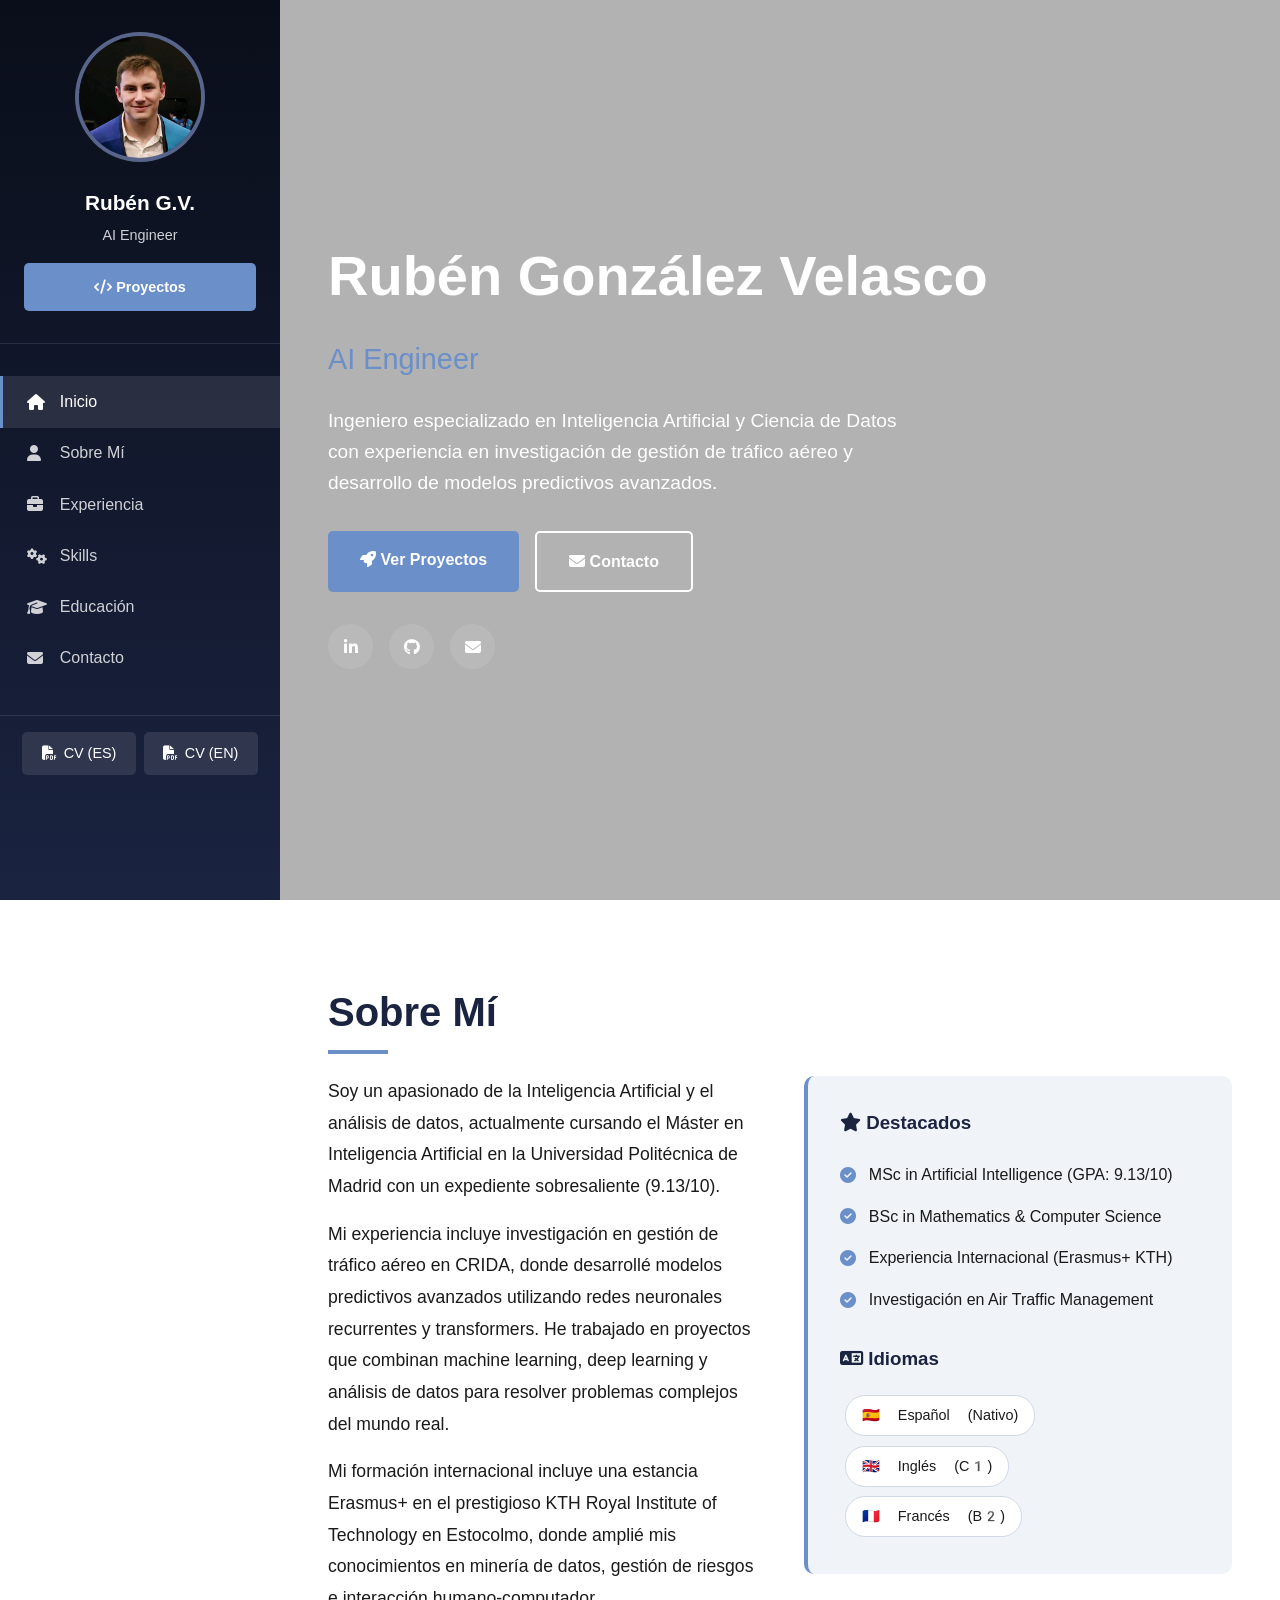
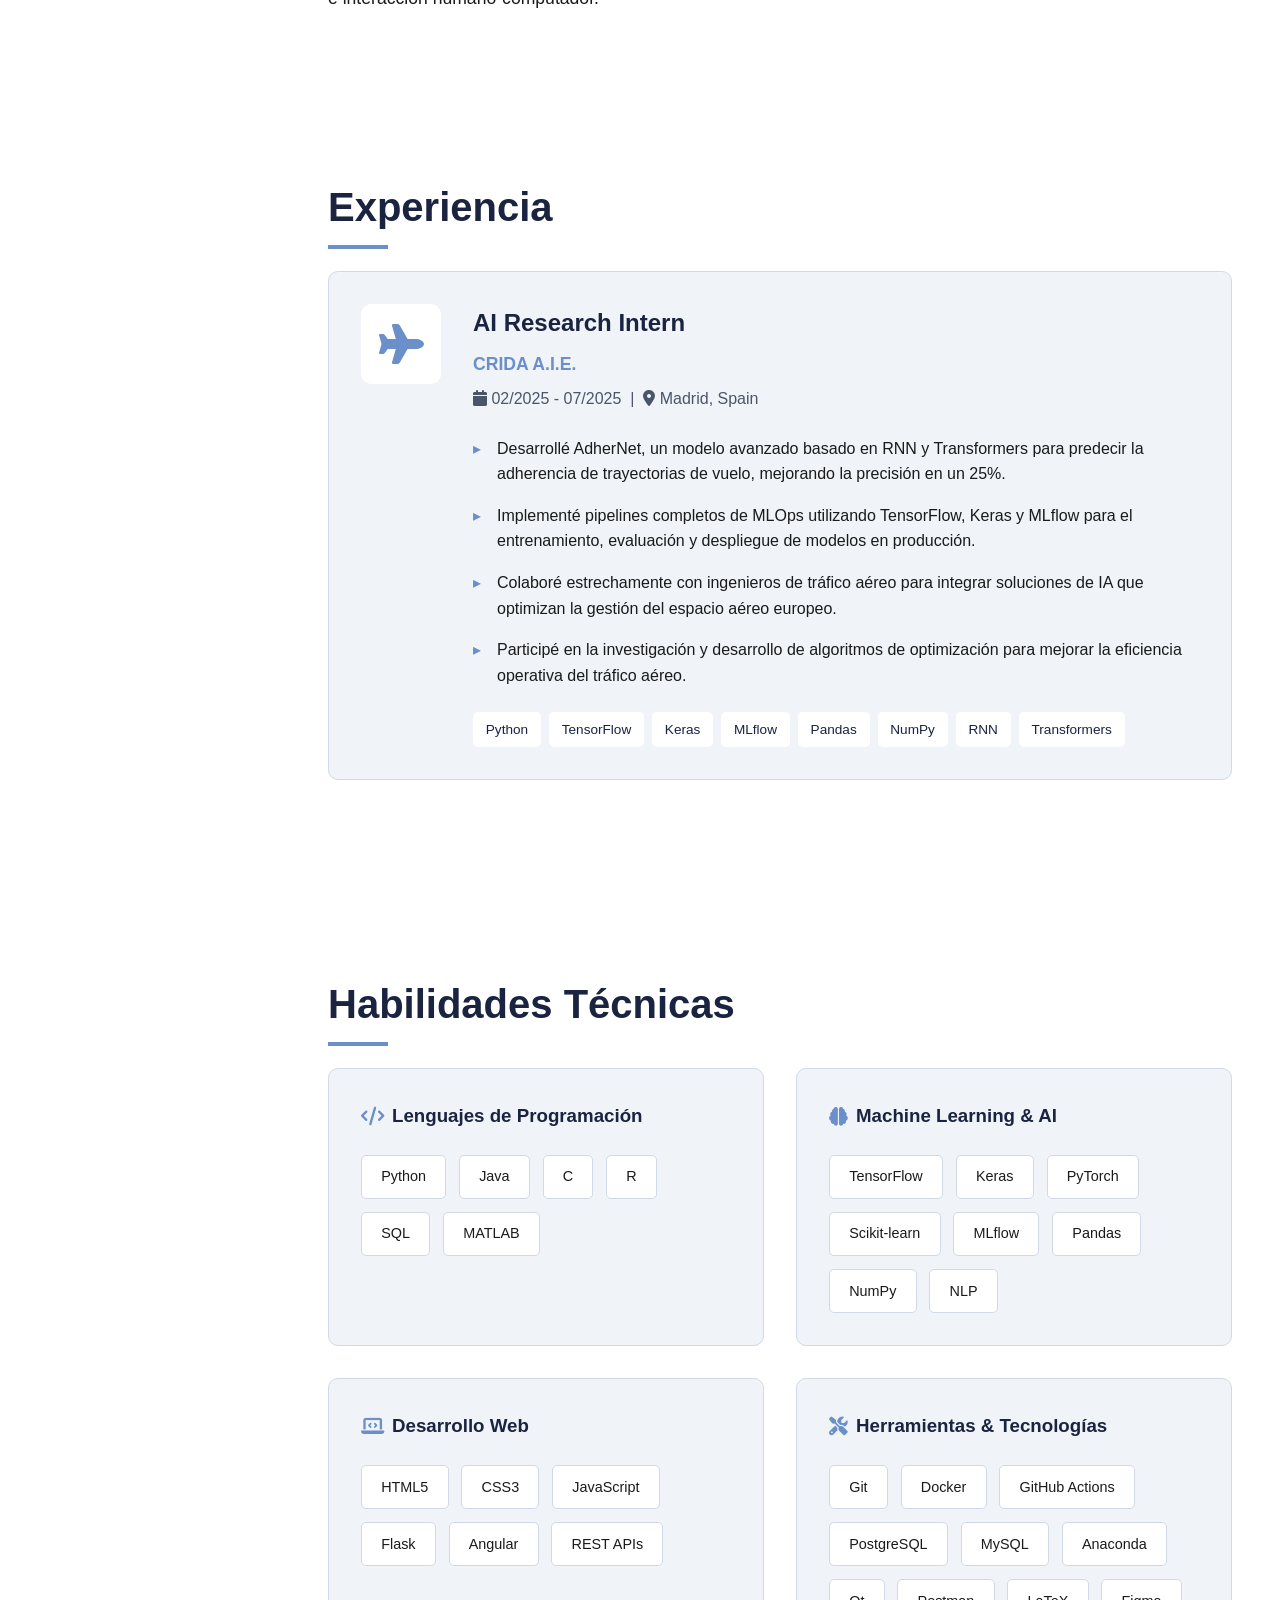
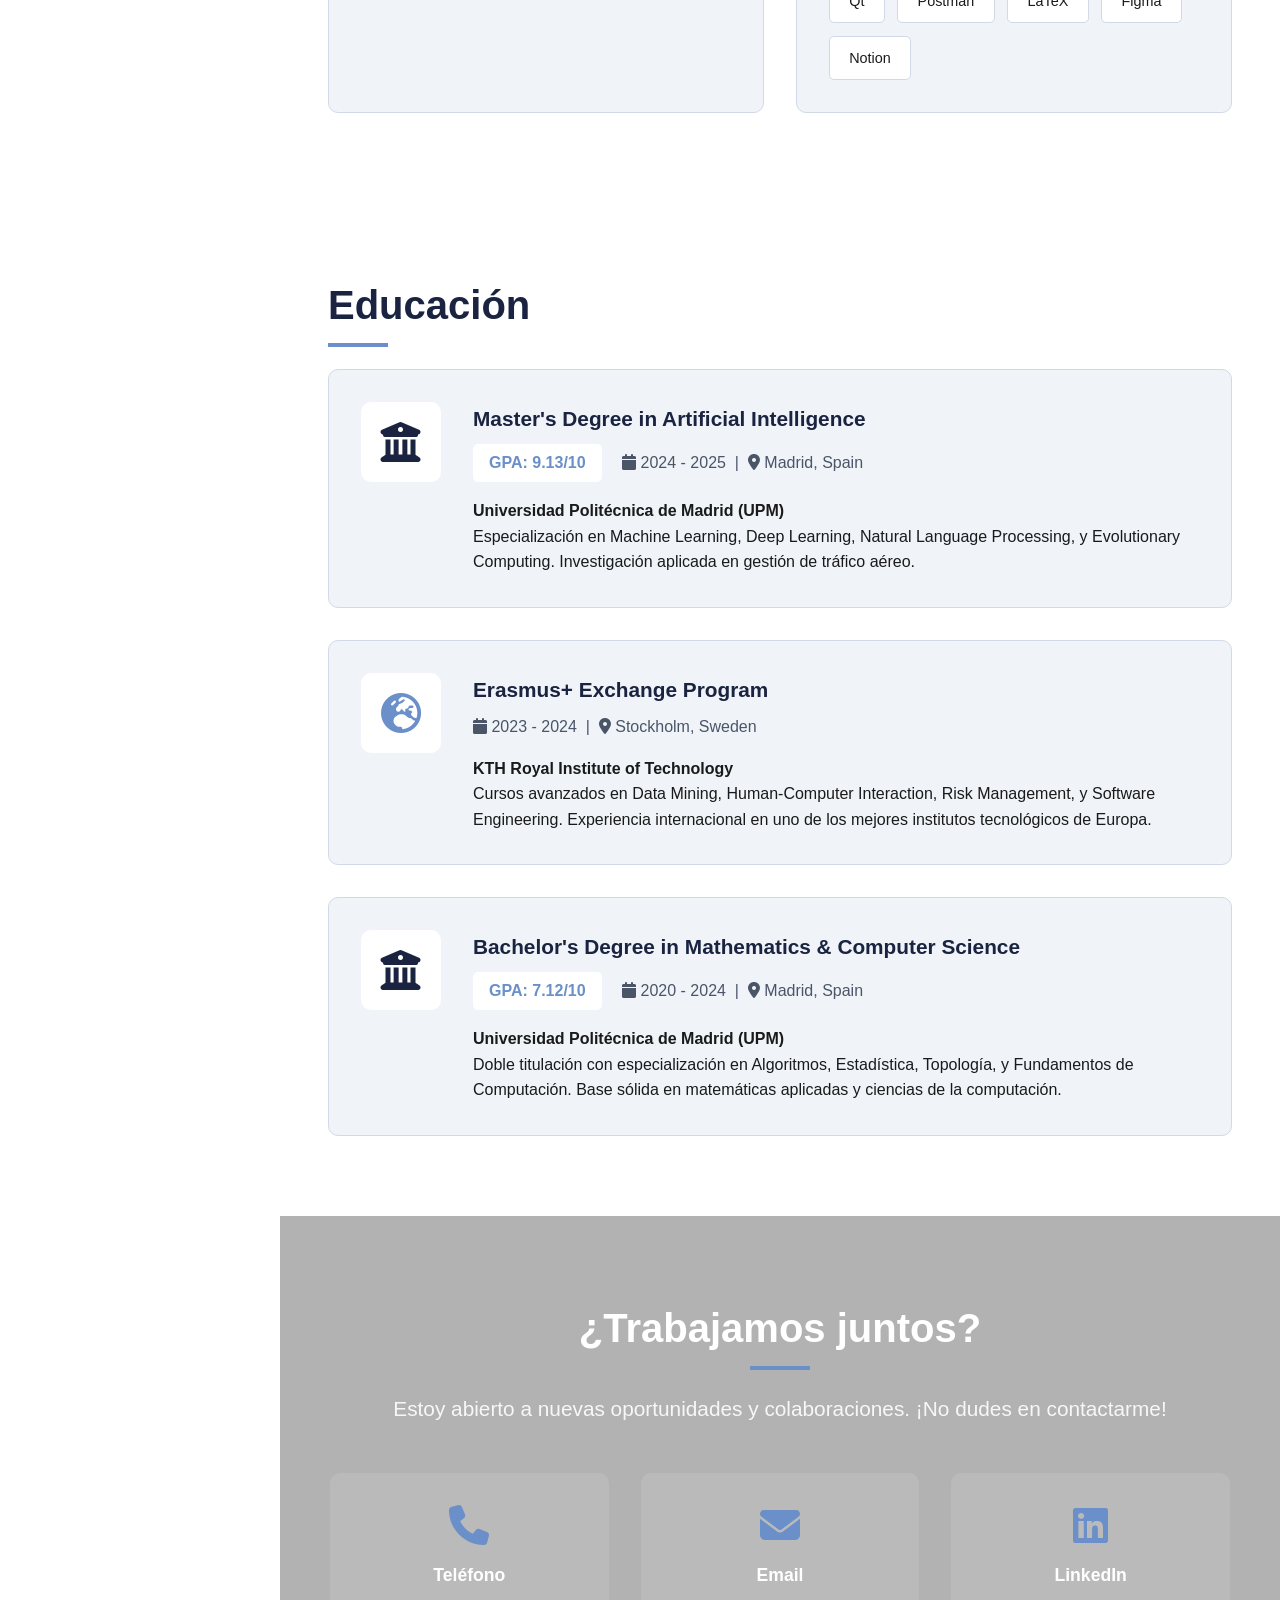
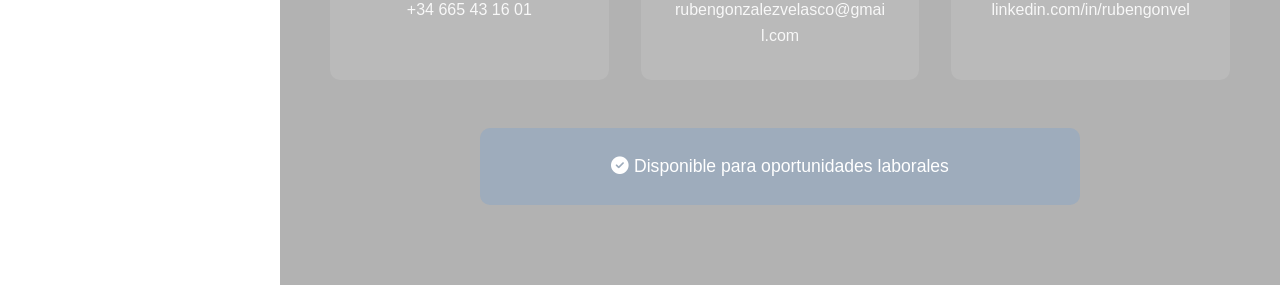
<file: index.html>
<!DOCTYPE html>
<html lang="es">

<head>
    <meta charset="UTF-8">
    <meta name="viewport" content="width=device-width, initial-scale=1.0">
    <meta name="description"
        content="Portfolio de Rubén González Velasco - AI Engineer, Data Scientist e Investigador especializado en Machine Learning y Gestión de Tráfico Aéreo">
    <meta name="keywords" content="AI Engineer, Data Science, Machine Learning, Python, Research, Portfolio">
    <meta name="author" content="Rubén González Velasco">

    <!-- Open Graph -->
    <meta property="og:title" content="Rubén González Velasco - AI Engineer & Researcher">
    <meta property="og:description" content="Portfolio profesional de ingeniero especializado en IA y Ciencia de Datos">
    <meta property="og:type" content="website">

    <title>Rubén González Velasco - AI Engineer & Researcher</title>

    <!-- Font Awesome -->
    <link rel="stylesheet" href="https://cdnjs.cloudflare.com/ajax/libs/font-awesome/6.4.0/css/all.min.css">

    <!-- Estilos externos -->
    <link rel="stylesheet" href="style.css">
</head>

<body>
    <!-- Navegación Lateral -->
    <aside class="sidebar" id="sidebar">
        <div class="sidebar-header">
            <img src="images/perfil.jpg" alt="Foto de Rubén González Velasco" class="profile-img">
            <h2>Rubén G.V.</h2>
            <p>AI Engineer</p>
            <a href="ml-projects.html" class="btn btn-primary"
                style="margin-top: 1rem; width: 100%; padding: 0.8rem; font-size: 0.9rem;">
                <i class="fas fa-code"></i> Proyectos
            </a>
        </div>

        <nav class="sidebar-nav">
            <a href="#inicio" class="nav-link active">
                <i class="fas fa-home"></i>
                Inicio
            </a>
            <a href="#sobre-mi" class="nav-link">
                <i class="fas fa-user"></i>
                Sobre Mí
            </a>
            <a href="#experiencia" class="nav-link">
                <i class="fas fa-briefcase"></i>
                Experiencia
            </a>

            <a href="#skills" class="nav-link">
                <i class="fas fa-cogs"></i>
                Skills
            </a>
            <a href="#educacion" class="nav-link">
                <i class="fas fa-graduation-cap"></i>
                Educación
            </a>
            <a href="#contacto" class="nav-link">
                <i class="fas fa-envelope"></i>
                Contacto
            </a>
        </nav>

        <div class="cv-links">
            <a href="https://drive.google.com/viewerng/viewer?url=https://github.com/RubenGonV/RubenGonV/raw/main/docs/CV_RubenGonzalezVelasco_Agosto25.pdf"
                class="cv-link" target="_blank">
                <i class="fas fa-file-pdf"></i> CV (ES)
            </a>
            <a href="https://drive.google.com/viewerng/viewer?url=https://github.com/RubenGonV/RubenGonV/raw/main/docs/CV_RubenGonzalezVelasco_EN_Nov25.pdf"
                class="cv-link" target="_blank">
                <i class="fas fa-file-pdf"></i> CV (EN)
            </a>

        </div>
    </aside>

    <!-- Header Móvil -->
    <header class="mobile-header">
        <h2>Rubén G.V.</h2>
        <button class="hamburger" id="hamburger">
            <i class="fas fa-bars"></i>
        </button>
    </header>

    <!-- Contenido Principal -->
    <main class="main-content">
        <!-- Hero Section -->
        <section id="inicio">
            <video autoplay muted loop playsinline class="background-video">
                <source src="images/background.mp4" type="video/mp4">
            </video>
            <div class="hero-content">
                <h1>Rubén González Velasco</h1>
                <div class="typing-text" id="typing-text"></div>
                <p class="hero-description fade-in">
                    Ingeniero especializado en Inteligencia Artificial y Ciencia de Datos con experiencia en
                    investigación de gestión de tráfico aéreo y desarrollo de modelos predictivos avanzados.
                </p>
                <div class="cta-buttons fade-in">
                    <a href="ml-projects.html" class="btn btn-primary">
                        <i class="fas fa-rocket"></i> Ver Proyectos
                    </a>
                    <a href="#contacto" class="btn btn-outline">
                        <i class="fas fa-envelope"></i> Contacto
                    </a>
                </div>
                <div class="social-links fade-in">
                    <a href="https://linkedin.com/in/rubengonvel/" target="_blank" class="social-link" title="LinkedIn">
                        <i class="fab fa-linkedin-in"></i>
                    </a>
                    <a href="https://github.com/rubengonv" target="_blank" class="social-link" title="GitHub">
                        <i class="fab fa-github"></i>
                    </a>
                    <a href="mailto:rubengonzalezvelasco@gmail.com" class="social-link" title="Email">
                        <i class="fas fa-envelope"></i>
                    </a>
                </div>
            </div>
        </section>

        <!-- About Section -->
        <section id="sobre-mi">
            <h2 class="section-title">Sobre Mí</h2>
            <div class="about-content">
                <div class="about-text">
                    <p>
                        Soy un apasionado de la Inteligencia Artificial y el análisis de datos, actualmente cursando el
                        Máster en Inteligencia Artificial en la Universidad Politécnica de Madrid con un expediente
                        sobresaliente (9.13/10).
                    </p>
                    <p style="margin-top: 1rem;">
                        Mi experiencia incluye investigación en gestión de tráfico aéreo en CRIDA, donde desarrollé
                        modelos predictivos avanzados utilizando redes neuronales recurrentes y transformers. He
                        trabajado en proyectos que combinan machine learning, deep learning y análisis de datos para
                        resolver problemas complejos del mundo real.
                    </p>
                    <p style="margin-top: 1rem;">
                        Mi formación internacional incluye una estancia Erasmus+ en el prestigioso KTH Royal Institute
                        of Technology en Estocolmo, donde amplié mis conocimientos en minería de datos, gestión de
                        riesgos e interacción humano-computador.
                    </p>
                </div>
                <div>
                    <div class="highlights">
                        <h3><i class="fas fa-star"></i> Destacados</h3>
                        <ul>
                            <li>
                                <i class="fas fa-check-circle"></i>
                                MSc in Artificial Intelligence (GPA: 9.13/10)
                            </li>
                            <li>
                                <i class="fas fa-check-circle"></i>
                                BSc in Mathematics & Computer Science
                            </li>
                            <li>
                                <i class="fas fa-check-circle"></i>
                                Experiencia Internacional (Erasmus+ KTH)
                            </li>
                            <li>
                                <i class="fas fa-check-circle"></i>
                                Investigación en Air Traffic Management
                            </li>
                        </ul>
                        <div class="languages">
                            <h3 style="margin-top: 1.5rem;"><i class="fas fa-language"></i> Idiomas</h3>
                            <span class="language-tag">🇪🇸 Español (Nativo)</span>
                            <span class="language-tag">🇬🇧 Inglés (C1)</span>
                            <span class="language-tag">🇫🇷 Francés (B2)</span>
                        </div>
                    </div>
                </div>
            </div>
        </section>

        <!-- Experience Section -->
        <section id="experiencia">
            <h2 class="section-title">Experiencia</h2>
            <div class="experience-card">
                <div class="company-logo">
                    <i class="fas fa-plane" style="font-size: 2.5rem; color: var(--accent);"></i>
                </div>
                <div class="experience-details">
                    <h3>AI Research Intern</h3>
                    <div class="company-name">CRIDA A.I.E.</div>
                    <div class="experience-meta">
                        <i class="fas fa-calendar"></i> 02/2025 - 07/2025 &nbsp;|&nbsp;
                        <i class="fas fa-map-marker-alt"></i> Madrid, Spain
                    </div>
                    <ul class="experience-bullets">
                        <li>Desarrollé AdherNet, un modelo avanzado basado en RNN y Transformers para predecir la
                            adherencia de trayectorias de vuelo, mejorando la precisión en un 25%.</li>
                        <li>Implementé pipelines completos de MLOps utilizando TensorFlow, Keras y MLflow para el
                            entrenamiento, evaluación y despliegue de modelos en producción.</li>
                        <li>Colaboré estrechamente con ingenieros de tráfico aéreo para integrar soluciones de IA que
                            optimizan la gestión del espacio aéreo europeo.</li>
                        <li>Participé en la investigación y desarrollo de algoritmos de optimización para mejorar la
                            eficiencia operativa del tráfico aéreo.</li>
                    </ul>
                    <div class="tech-badges">
                        <span class="badge">Python</span>
                        <span class="badge">TensorFlow</span>
                        <span class="badge">Keras</span>
                        <span class="badge">MLflow</span>
                        <span class="badge">Pandas</span>
                        <span class="badge">NumPy</span>
                        <span class="badge">RNN</span>
                        <span class="badge">Transformers</span>
                    </div>
                </div>
            </div>
        </section>



        <!-- Skills Section -->
        <section id="skills">
            <h2 class="section-title">Habilidades Técnicas</h2>
            <div class="skills-grid">
                <div class="skill-category">
                    <h3><i class="fas fa-code"></i> Lenguajes de Programación</h3>
                    <div class="skills-list">
                        <span class="skill-tag">Python</span>
                        <span class="skill-tag">Java</span>
                        <span class="skill-tag">C</span>
                        <span class="skill-tag">R</span>
                        <span class="skill-tag">SQL</span>
                        <span class="skill-tag">MATLAB</span>
                    </div>
                </div>

                <div class="skill-category">
                    <h3><i class="fas fa-brain"></i> Machine Learning & AI</h3>
                    <div class="skills-list">
                        <span class="skill-tag">TensorFlow</span>
                        <span class="skill-tag">Keras</span>
                        <span class="skill-tag">PyTorch</span>
                        <span class="skill-tag">Scikit-learn</span>
                        <span class="skill-tag">MLflow</span>
                        <span class="skill-tag">Pandas</span>
                        <span class="skill-tag">NumPy</span>
                        <span class="skill-tag">NLP</span>
                    </div>
                </div>

                <div class="skill-category">
                    <h3><i class="fas fa-laptop-code"></i> Desarrollo Web</h3>
                    <div class="skills-list">
                        <span class="skill-tag">HTML5</span>
                        <span class="skill-tag">CSS3</span>
                        <span class="skill-tag">JavaScript</span>
                        <span class="skill-tag">Flask</span>
                        <span class="skill-tag">Angular</span>
                        <span class="skill-tag">REST APIs</span>
                    </div>
                </div>

                <div class="skill-category">
                    <h3><i class="fas fa-tools"></i> Herramientas & Tecnologías</h3>
                    <div class="skills-list">
                        <span class="skill-tag">Git</span>
                        <span class="skill-tag">Docker</span>
                        <span class="skill-tag">GitHub Actions</span>
                        <span class="skill-tag">PostgreSQL</span>
                        <span class="skill-tag">MySQL</span>
                        <span class="skill-tag">Anaconda</span>
                        <span class="skill-tag">Qt</span>
                        <span class="skill-tag">Postman</span>
                        <span class="skill-tag">LaTeX</span>
                        <span class="skill-tag">Figma</span>
                        <span class="skill-tag">Notion</span>
                    </div>
                </div>
            </div>
        </section>

        <!-- Education Section -->
        <section id="educacion">
            <h2 class="section-title">Educación</h2>
            <div class="education-timeline">
                <!-- Educación 1 -->
                <div class="education-card">
                    <div class="university-logo">
                        <i class="fas fa-university" style="font-size: 2.5rem; color: var(--primary);"></i>
                    </div>
                    <div class="education-details">
                        <h3>Master's Degree in Artificial Intelligence</h3>
                        <div class="education-meta">
                            <span class="gpa">GPA: 9.13/10</span>
                            <i class="fas fa-calendar"></i> 2024 - 2025 &nbsp;|&nbsp;
                            <i class="fas fa-map-marker-alt"></i> Madrid, Spain
                        </div>
                        <p><strong>Universidad Politécnica de Madrid (UPM)</strong></p>
                        <p>Especialización en Machine Learning, Deep Learning, Natural Language Processing, y
                            Evolutionary Computing. Investigación aplicada en gestión de tráfico aéreo.</p>
                    </div>
                </div>

                <!-- Educación 2 -->
                <div class="education-card">
                    <div class="university-logo">
                        <i class="fas fa-globe-europe" style="font-size: 2.5rem; color: var(--accent);"></i>
                    </div>
                    <div class="education-details">
                        <h3>Erasmus+ Exchange Program</h3>
                        <div class="education-meta">
                            <i class="fas fa-calendar"></i> 2023 - 2024 &nbsp;|&nbsp;
                            <i class="fas fa-map-marker-alt"></i> Stockholm, Sweden
                        </div>
                        <p><strong>KTH Royal Institute of Technology</strong></p>
                        <p>Cursos avanzados en Data Mining, Human-Computer Interaction, Risk Management, y Software
                            Engineering. Experiencia internacional en uno de los mejores institutos tecnológicos de
                            Europa.</p>
                    </div>
                </div>

                <!-- Educación 3 -->
                <div class="education-card">
                    <div class="university-logo">
                        <i class="fas fa-university" style="font-size: 2.5rem; color: var(--primary);"></i>
                    </div>
                    <div class="education-details">
                        <h3>Bachelor's Degree in Mathematics & Computer Science</h3>
                        <div class="education-meta">
                            <span class="gpa">GPA: 7.12/10</span>
                            <i class="fas fa-calendar"></i> 2020 - 2024 &nbsp;|&nbsp;
                            <i class="fas fa-map-marker-alt"></i> Madrid, Spain
                        </div>
                        <p><strong>Universidad Politécnica de Madrid (UPM)</strong></p>
                        <p>Doble titulación con especialización en Algoritmos, Estadística, Topología, y Fundamentos de
                            Computación. Base sólida en matemáticas aplicadas y ciencias de la computación.</p>
                    </div>
                </div>
            </div>
        </section>

        <!-- Contact Section -->
        <section id="contacto">
            <video autoplay muted loop playsinline class="background-video">
                <source src="images/background.mp4" type="video/mp4">
            </video>
            <h2 class="section-title">¿Trabajamos juntos?</h2>
            <p class="contact-subtitle">
                Estoy abierto a nuevas oportunidades y colaboraciones. ¡No dudes en contactarme!
            </p>

            <div class="contact-grid">
                <div class="contact-item">
                    <i class="fas fa-phone"></i>
                    <h3>Teléfono</h3>
                    <a href="tel:+34665431601">+34 665 43 16 01</a>
                </div>

                <div class="contact-item">
                    <i class="fas fa-envelope"></i>
                    <h3>Email</h3>
                    <a href="mailto:rubengonzalezvelasco@gmail.com">rubengonzalezvelasco@gmail.com</a>
                </div>

                <div class="contact-item">
                    <i class="fab fa-linkedin"></i>
                    <h3>LinkedIn</h3>
                    <a href="https://linkedin.com/in/rubengonvel/" target="_blank">linkedin.com/in/rubengonvel</a>
                </div>
            </div>

            <div class="availability">
                <i class="fas fa-check-circle"></i> Disponible para oportunidades laborales
            </div>
        </section>
    </main>

    <!-- Script externo -->
    <script src="script.js"></script>
</body>

</html>
</file>
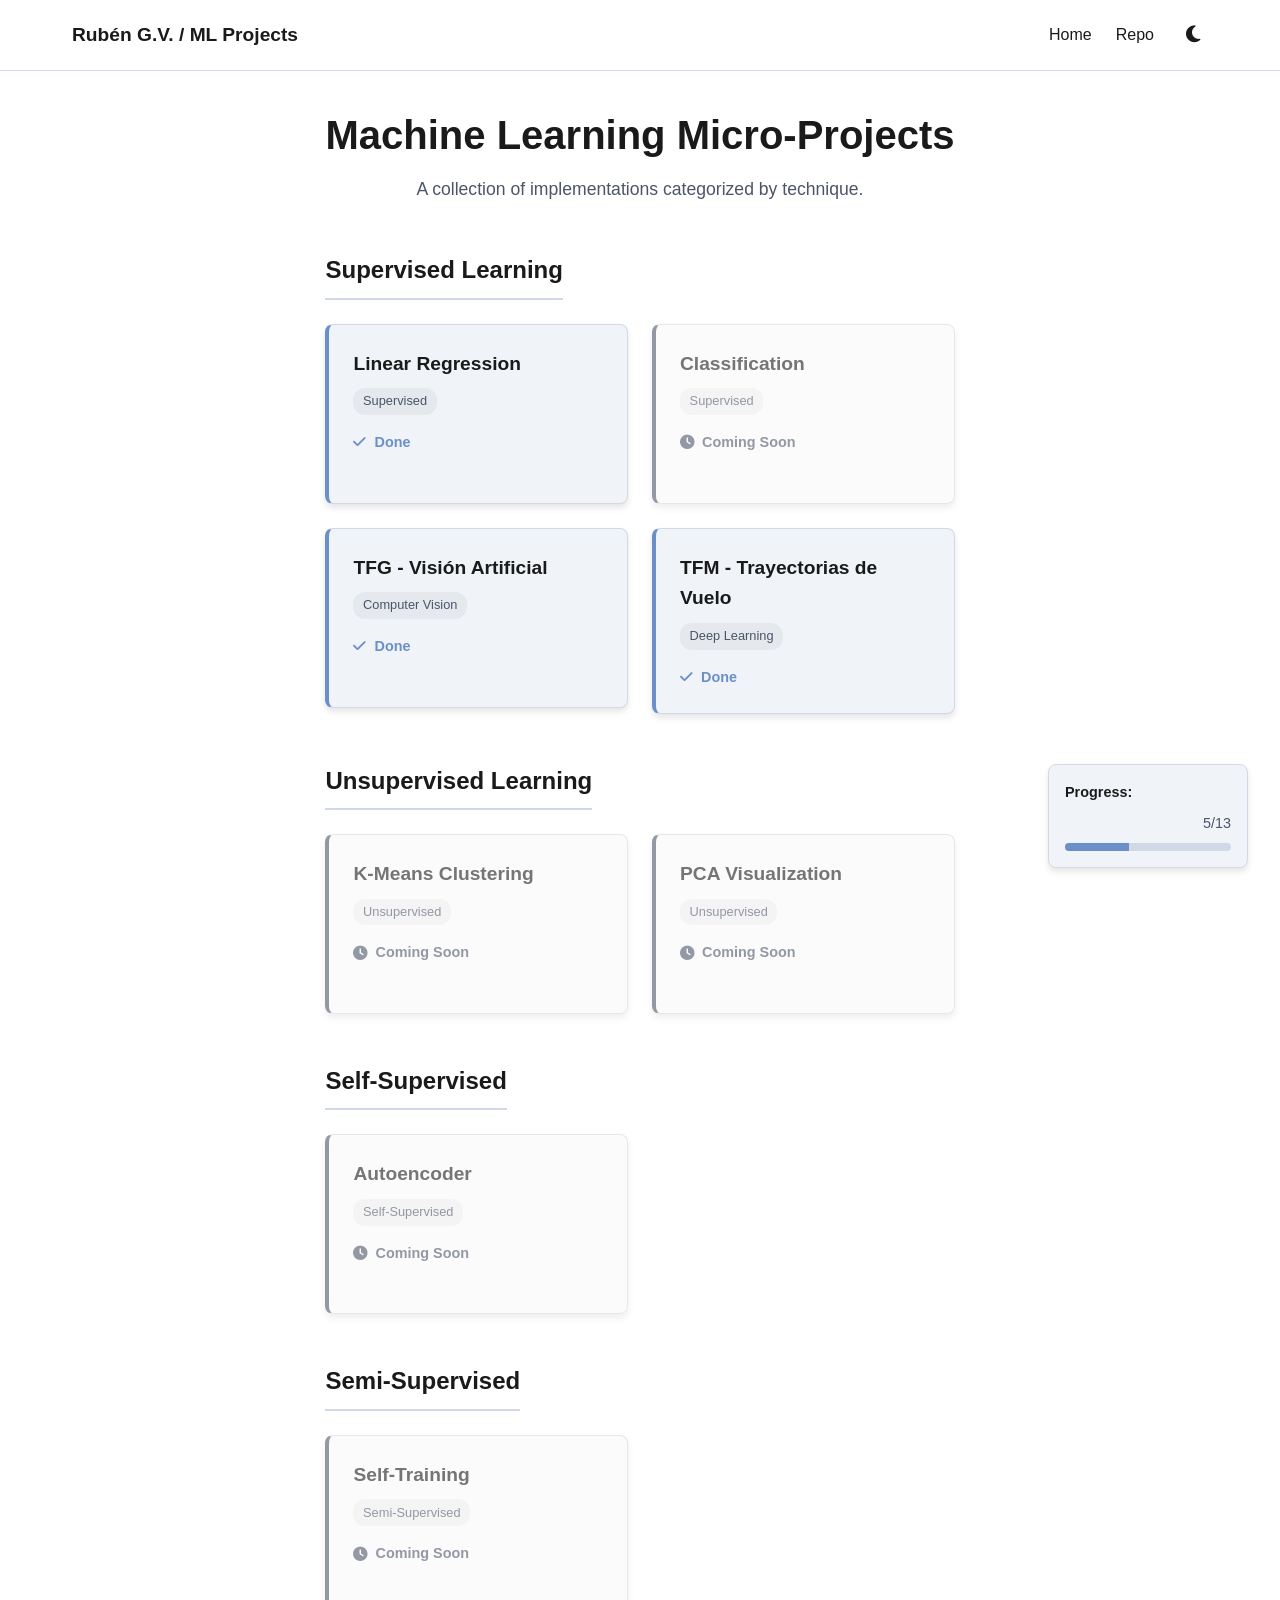
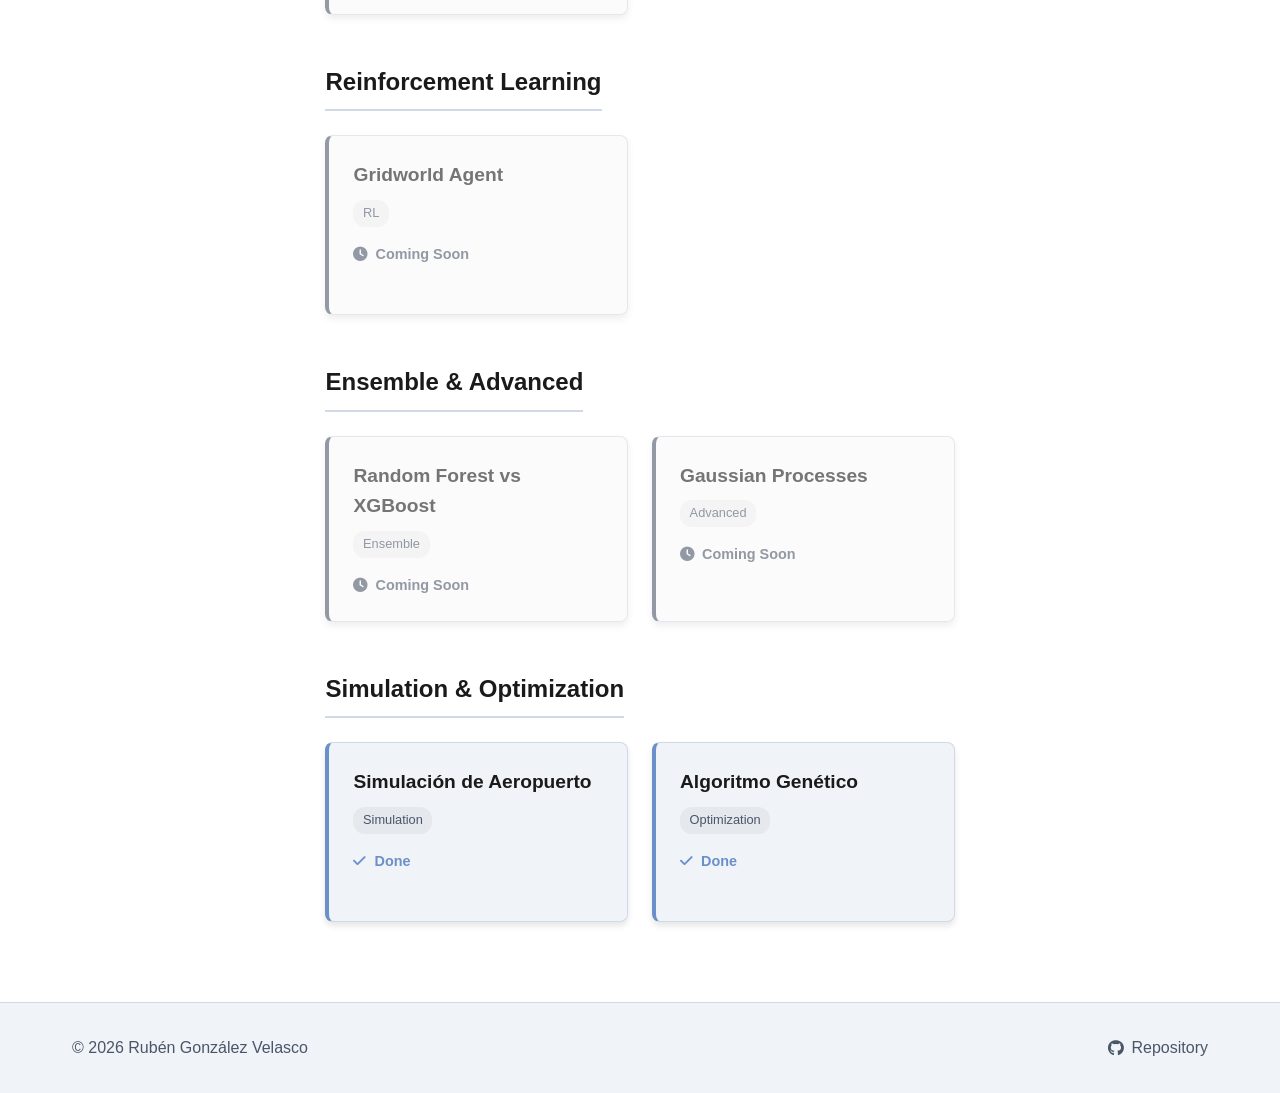
<file: ml-projects.html>
<!DOCTYPE html>
<html lang="en">

<head>
    <meta charset="UTF-8">
    <meta name="viewport" content="width=device-width, initial-scale=1.0">
    <title>ML Micro-Projects</title>
    <link rel="stylesheet" href="https://cdnjs.cloudflare.com/ajax/libs/font-awesome/6.4.0/css/all.min.css">
    <link rel="stylesheet" href="ml-projects.css">
</head>

<body>
    <nav class="navbar">
        <div class="nav-container">
            <a href="index.html" class="nav-logo">Rubén G.V. / ML Projects</a>
            <div class="nav-links">
                <a href="index.html">Home</a>
                <a href="https://github.com/RubenGonV/RubenGonV" target="_blank">Repo</a>
                <button id="theme-toggle" class="theme-toggle" aria-label="Toggle Dark Mode">
                    <i class="fas fa-moon"></i>
                </button>
            </div>
        </div>
    </nav>

    <div class="progress-tracker" id="progress-tracker">
        <div class="progress-content">
            <span class="progress-label">Progress:</span>
            <span id="progress-count">0/0</span>
            <div class="progress-bar-container">
                <div id="progress-bar" class="progress-bar"></div>
            </div>
        </div>
    </div>

    <main class="container">
        <header class="page-header">
            <h1>Machine Learning Micro-Projects</h1>
            <p>A collection of implementations categorized by technique.</p>
        </header>

        <section class="category-section">
            <h2>Supervised Learning</h2>
            <div class="projects-grid">
                <a href="projects/project-linear-regression.html" class="project-card-link">
                    <div class="project-card completed" data-status="completed">
                        <div class="card-content">
                            <h3>Linear Regression</h3>
                            <span class="category-label">Supervised</span>
                            <div class="status-badge">
                                <i class="fas fa-check"></i> Done
                            </div>
                        </div>
                    </div>
                </a>
                <div class="project-card coming-soon" data-status="coming-soon">
                    <div class="card-content">
                        <h3>Classification</h3>
                        <span class="category-label">Supervised</span>
                        <div class="status-badge">
                            <i class="fas fa-clock"></i> Coming Soon
                        </div>
                    </div>
                </div>
                <a href="projects/project-computer-vision.html" class="project-card-link">
                    <div class="project-card completed" data-status="completed">
                        <div class="card-content">
                            <h3>TFG - Visión Artificial</h3>
                            <span class="category-label">Computer Vision</span>
                            <div class="status-badge">
                                <i class="fas fa-check"></i> Done
                            </div>
                        </div>
                    </div>
                </a>
                <a href="projects/project-flight-trajectories.html" class="project-card-link">
                    <div class="project-card completed" data-status="completed">
                        <div class="card-content">
                            <h3>TFM - Trayectorias de Vuelo</h3>
                            <span class="category-label">Deep Learning</span>
                            <div class="status-badge">
                                <i class="fas fa-check"></i> Done
                            </div>
                        </div>
                    </div>
                </a>
            </div>
        </section>

        <section class="category-section">
            <h2>Unsupervised Learning</h2>
            <div class="projects-grid">
                <div class="project-card coming-soon" data-status="coming-soon">
                    <div class="card-content">
                        <h3>K-Means Clustering</h3>
                        <span class="category-label">Unsupervised</span>
                        <div class="status-badge">
                            <i class="fas fa-clock"></i> Coming Soon
                        </div>
                    </div>
                </div>
                <div class="project-card coming-soon" data-status="coming-soon">
                    <div class="card-content">
                        <h3>PCA Visualization</h3>
                        <span class="category-label">Unsupervised</span>
                        <div class="status-badge">
                            <i class="fas fa-clock"></i> Coming Soon
                        </div>
                    </div>
                </div>
            </div>
        </section>

        <section class="category-section">
            <h2>Self-Supervised</h2>
            <div class="projects-grid">
                <div class="project-card coming-soon" data-status="coming-soon">
                    <div class="card-content">
                        <h3>Autoencoder</h3>
                        <span class="category-label">Self-Supervised</span>
                        <div class="status-badge">
                            <i class="fas fa-clock"></i> Coming Soon
                        </div>
                    </div>
                </div>
            </div>
        </section>

        <section class="category-section">
            <h2>Semi-Supervised</h2>
            <div class="projects-grid">
                <div class="project-card coming-soon" data-status="coming-soon">
                    <div class="card-content">
                        <h3>Self-Training</h3>
                        <span class="category-label">Semi-Supervised</span>
                        <div class="status-badge">
                            <i class="fas fa-clock"></i> Coming Soon
                        </div>
                    </div>
                </div>
            </div>
        </section>

        <section class="category-section">
            <h2>Reinforcement Learning</h2>
            <div class="projects-grid">
                <div class="project-card coming-soon" data-status="coming-soon">
                    <div class="card-content">
                        <h3>Gridworld Agent</h3>
                        <span class="category-label">RL</span>
                        <div class="status-badge">
                            <i class="fas fa-clock"></i> Coming Soon
                        </div>
                    </div>
                </div>
            </div>
        </section>

        <section class="category-section">
            <h2>Ensemble & Advanced</h2>
            <div class="projects-grid">
                <div class="project-card coming-soon" data-status="coming-soon">
                    <div class="card-content">
                        <h3>Random Forest vs XGBoost</h3>
                        <span class="category-label">Ensemble</span>
                        <div class="status-badge">
                            <i class="fas fa-clock"></i> Coming Soon
                        </div>
                    </div>
                </div>
                <div class="project-card coming-soon" data-status="coming-soon">
                    <div class="card-content">
                        <h3>Gaussian Processes</h3>
                        <span class="category-label">Advanced</span>
                        <div class="status-badge">
                            <i class="fas fa-clock"></i> Coming Soon
                        </div>
                    </div>
                </div>
            </div>
        </section>

        <section class="category-section">
            <h2>Simulation & Optimization</h2>
            <div class="projects-grid">
                <a href="projects/project-airport-simulation.html" class="project-card-link">
                    <div class="project-card completed" data-status="completed">
                        <div class="card-content">
                            <h3>Simulación de Aeropuerto</h3>
                            <span class="category-label">Simulation</span>
                            <div class="status-badge">
                                <i class="fas fa-check"></i> Done
                            </div>
                        </div>
                    </div>
                </a>
                <a href="projects/project-genetic-algorithm.html" class="project-card-link">
                    <div class="project-card completed" data-status="completed">
                        <div class="card-content">
                            <h3>Algoritmo Genético</h3>
                            <span class="category-label">Optimization</span>
                            <div class="status-badge">
                                <i class="fas fa-check"></i> Done
                            </div>
                        </div>
                    </div>
                </a>
            </div>
        </section>

    </main>

    <footer class="footer">
        <div class="footer-content">
            <p>&copy; <span id="year"></span> Rubén González Velasco</p>
            <a href="https://github.com/RubenGonV/RubenGonV" target="_blank"><i class="fab fa-github"></i>
                Repository</a>
        </div>
    </footer>

    <script src="ml-projects.js"></script>
</body>

</html>
</file>
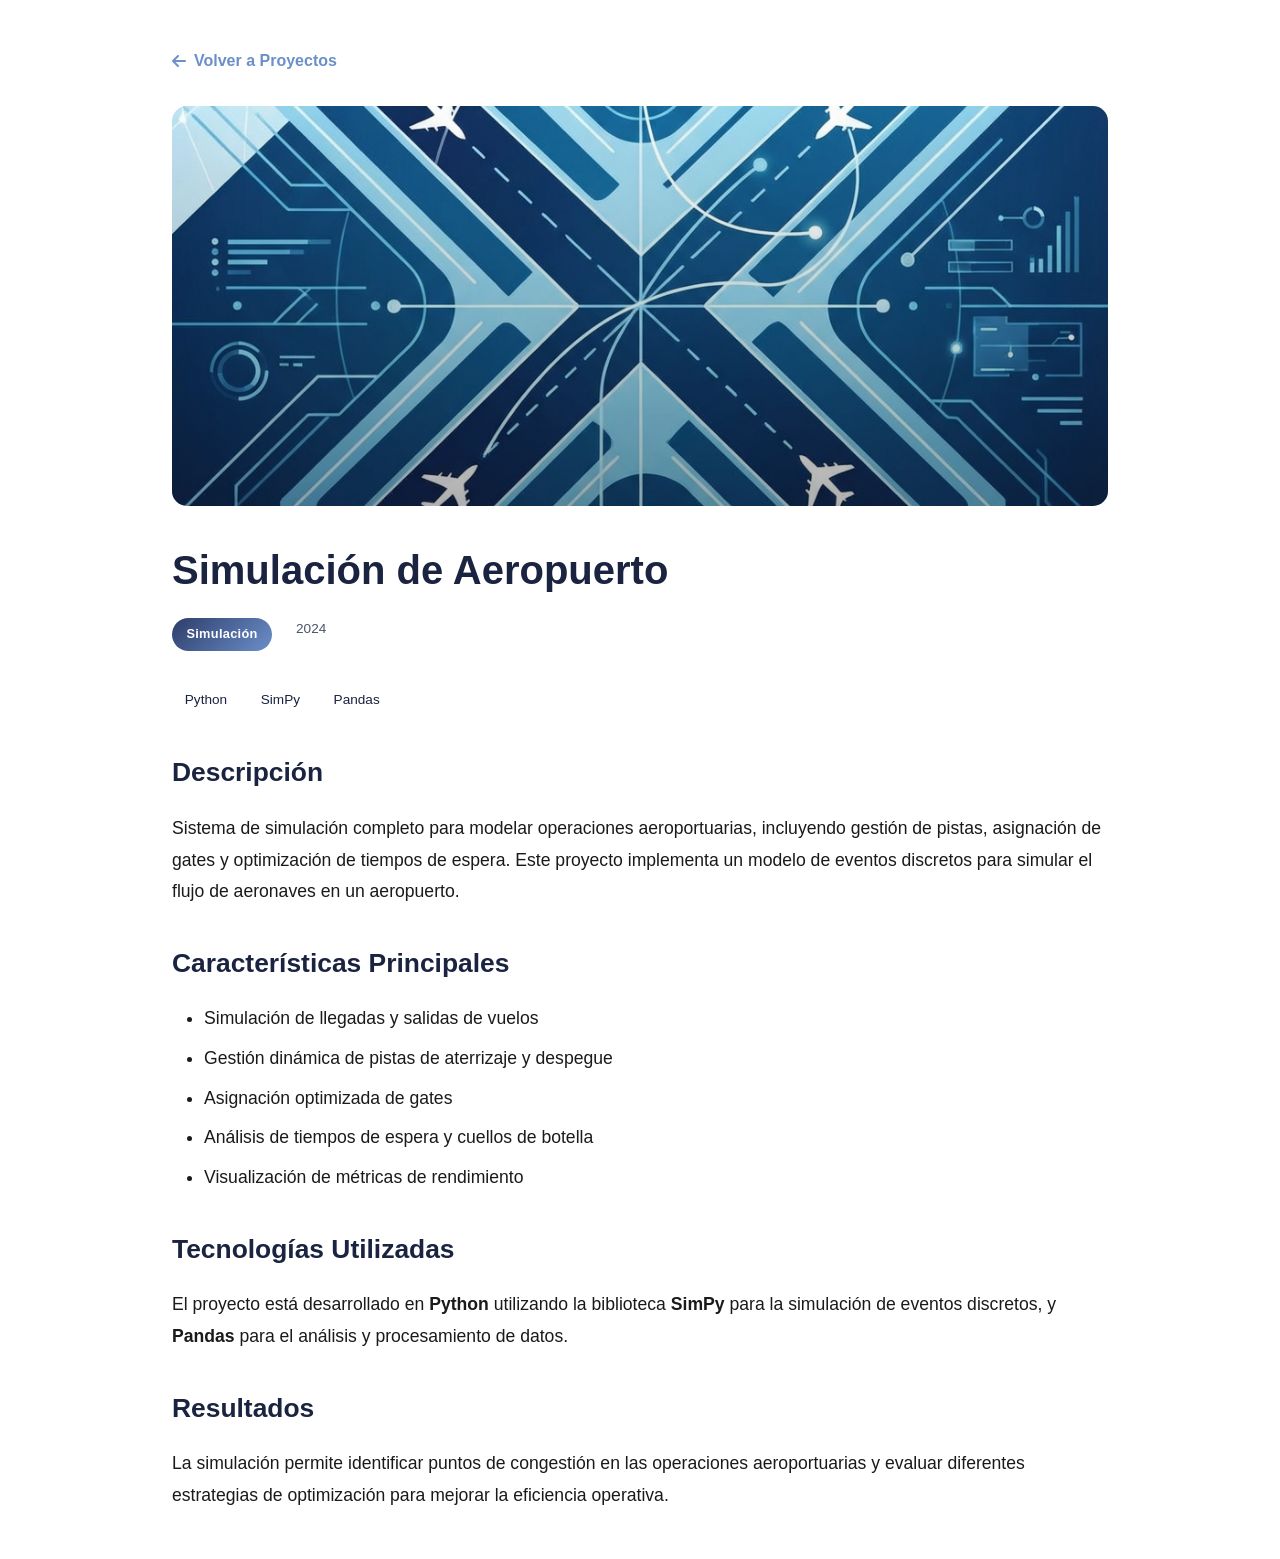
<file: project-airport-simulation.html>
<!DOCTYPE html>
<html lang="es">

<head>
    <meta charset="UTF-8">
    <meta name="viewport" content="width=device-width, initial-scale=1.0">
    <meta name="description" content="Simulación de Aeropuerto - Proyecto de Rubén González Velasco">
    <title>Simulación de Aeropuerto - Rubén González Velasco</title>

    <!-- Font Awesome -->
    <link rel="stylesheet" href="https://cdnjs.cloudflare.com/ajax/libs/font-awesome/6.4.0/css/all.min.css">
    <link rel="stylesheet" href="style.css">

    <style>
        .project-detail {
            max-width: 1000px;
            margin: 0 auto;
            padding: 3rem 2rem;
        }

        .back-button {
            display: inline-flex;
            align-items: center;
            gap: 0.5rem;
            color: var(--accent);
            text-decoration: none;
            font-weight: 600;
            margin-bottom: 2rem;
            transition: all 0.3s ease;
        }

        .back-button:hover {
            gap: 0.8rem;
            color: var(--accent-hover);
        }

        .project-hero {
            width: 100%;
            height: 400px;
            background-size: cover;
            background-position: center;
            border-radius: 15px;
            margin-bottom: 2rem;
            position: relative;
            overflow: hidden;
        }

        .project-hero::before {
            content: '';
            position: absolute;
            inset: 0;
            background: linear-gradient(to bottom, transparent, rgba(0, 0, 0, 0.3));
        }

        .project-detail h1 {
            color: var(--primary);
            font-size: 2.5rem;
            margin-bottom: 1rem;
        }

        .project-info {
            display: flex;
            gap: 1.5rem;
            margin-bottom: 2rem;
            flex-wrap: wrap;
        }

        .project-detail-content {
            line-height: 1.8;
            font-size: 1.1rem;
        }

        .project-detail-content h2 {
            color: var(--primary);
            margin-top: 2rem;
            margin-bottom: 1rem;
        }

        .project-detail-content ul {
            margin-left: 2rem;
            margin-bottom: 1.5rem;
        }

        .project-detail-content li {
            margin-bottom: 0.5rem;
        }
    </style>
</head>

<body>
    <main class="main-content" style="margin-left: 0; width: 100%;">
        <div class="project-detail">
            <a href="index.html#proyectos" class="back-button">
                <i class="fas fa-arrow-left"></i> Volver a Proyectos
            </a>

            <div class="project-hero" style="background-image: url('images/projects/airport_simulation.png');"></div>

            <h1>Simulación de Aeropuerto</h1>

            <div class="project-info">
                <span class="project-category">Simulación</span>
                <span class="project-year">2024</span>
            </div>

            <div class="tech-badges" style="margin-bottom: 2rem;">
                <span class="badge">Python</span>
                <span class="badge">SimPy</span>
                <span class="badge">Pandas</span>
            </div>

            <div class="project-detail-content">
                <h2>Descripción</h2>
                <p>
                    Sistema de simulación completo para modelar operaciones aeroportuarias, incluyendo gestión de
                    pistas,
                    asignación de gates y optimización de tiempos de espera. Este proyecto implementa un modelo de
                    eventos
                    discretos para simular el flujo de aeronaves en un aeropuerto.
                </p>

                <h2>Características Principales</h2>
                <ul>
                    <li>Simulación de llegadas y salidas de vuelos</li>
                    <li>Gestión dinámica de pistas de aterrizaje y despegue</li>
                    <li>Asignación optimizada de gates</li>
                    <li>Análisis de tiempos de espera y cuellos de botella</li>
                    <li>Visualización de métricas de rendimiento</li>
                </ul>

                <h2>Tecnologías Utilizadas</h2>
                <p>
                    El proyecto está desarrollado en <strong>Python</strong> utilizando la biblioteca
                    <strong>SimPy</strong>
                    para la simulación de eventos discretos, y <strong>Pandas</strong> para el análisis y procesamiento
                    de datos.
                </p>

                <h2>Resultados</h2>
                <p>
                    La simulación permite identificar puntos de congestión en las operaciones aeroportuarias y evaluar
                    diferentes estrategias de optimización para mejorar la eficiencia operativa.
                </p>
            </div>
        </div>
    </main>
</body>

</html>
</file>
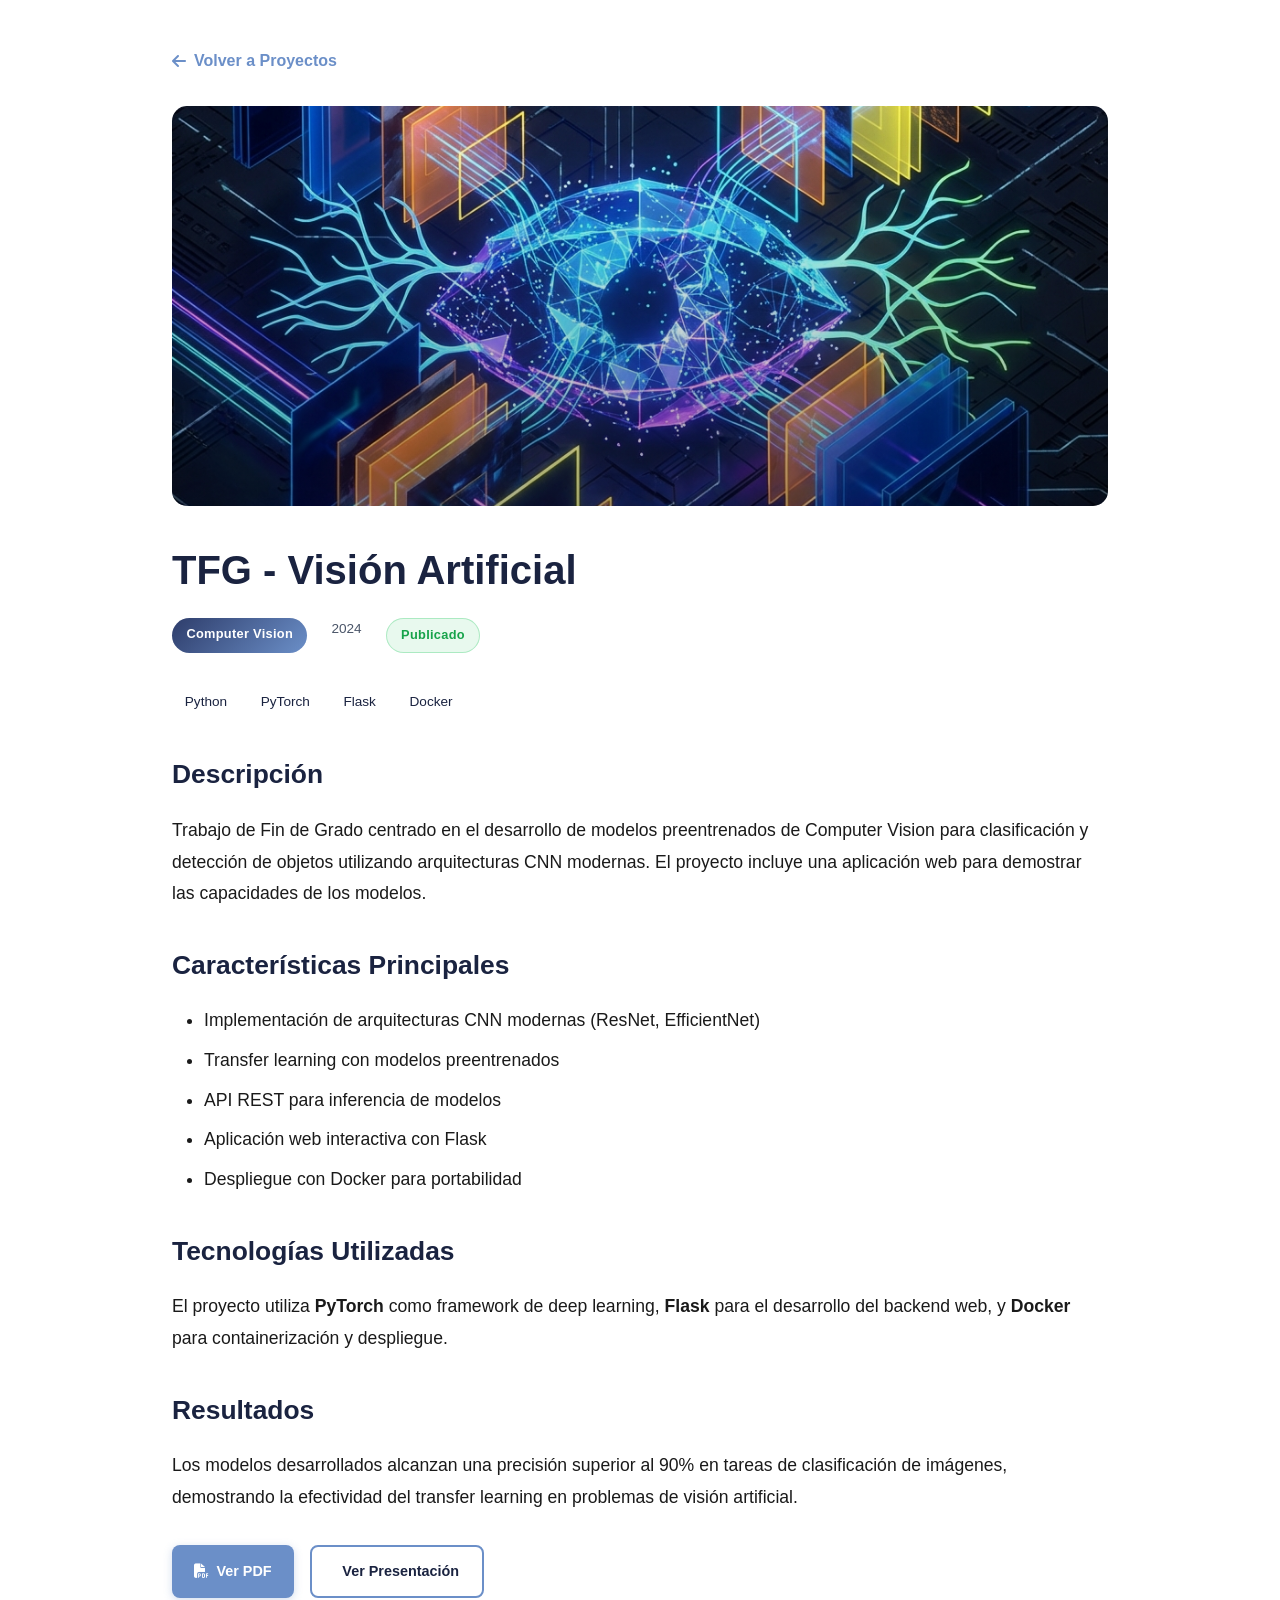
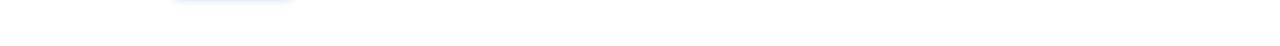
<file: project-computer-vision.html>
<!DOCTYPE html>
<html lang="es">

<head>
    <meta charset="UTF-8">
    <meta name="viewport" content="width=device-width, initial-scale=1.0">
    <meta name="description" content="TFG - Visión Artificial - Proyecto de Rubén González Velasco">
    <title>TFG - Visión Artificial - Rubén González Velasco</title>

    <link rel="stylesheet" href="https://cdnjs.cloudflare.com/ajax/libs/font-awesome/6.4.0/css/all.min.css">
    <link rel="stylesheet" href="style.css">

    <style>
        .project-detail {
            max-width: 1000px;
            margin: 0 auto;
            padding: 3rem 2rem;
        }

        .back-button {
            display: inline-flex;
            align-items: center;
            gap: 0.5rem;
            color: var(--accent);
            text-decoration: none;
            font-weight: 600;
            margin-bottom: 2rem;
            transition: all 0.3s ease;
        }

        .back-button:hover {
            gap: 0.8rem;
            color: var(--accent-hover);
        }

        .project-hero {
            width: 100%;
            height: 400px;
            background-size: cover;
            background-position: center;
            border-radius: 15px;
            margin-bottom: 2rem;
            position: relative;
            overflow: hidden;
        }

        .project-hero::before {
            content: '';
            position: absolute;
            inset: 0;
            background: linear-gradient(to bottom, transparent, rgba(0, 0, 0, 0.3));
        }

        .project-detail h1 {
            color: var(--primary);
            font-size: 2.5rem;
            margin-bottom: 1rem;
        }

        .project-info {
            display: flex;
            gap: 1.5rem;
            margin-bottom: 2rem;
            flex-wrap: wrap;
        }

        .project-detail-content {
            line-height: 1.8;
            font-size: 1.1rem;
        }

        .project-detail-content h2 {
            color: var(--primary);
            margin-top: 2rem;
            margin-bottom: 1rem;
        }

        .project-detail-content ul {
            margin-left: 2rem;
            margin-bottom: 1.5rem;
        }

        .project-detail-content li {
            margin-bottom: 0.5rem;
        }

        .project-links {
            display: flex;
            gap: 1rem;
            margin-top: 2rem;
            flex-wrap: wrap;
        }
    </style>
</head>

<body>
    <main class="main-content" style="margin-left: 0; width: 100%;">
        <div class="project-detail">
            <a href="index.html#proyectos" class="back-button">
                <i class="fas fa-arrow-left"></i> Volver a Proyectos
            </a>

            <div class="project-hero" style="background-image: url('images/projects/computer_vision.png');"></div>

            <h1>TFG - Visión Artificial</h1>

            <div class="project-info">
                <span class="project-category">Computer Vision</span>
                <span class="project-year">2024</span>
                <span class="project-status published">Publicado</span>
            </div>

            <div class="tech-badges" style="margin-bottom: 2rem;">
                <span class="badge">Python</span>
                <span class="badge">PyTorch</span>
                <span class="badge">Flask</span>
                <span class="badge">Docker</span>
            </div>

            <div class="project-detail-content">
                <h2>Descripción</h2>
                <p>
                    Trabajo de Fin de Grado centrado en el desarrollo de modelos preentrenados de Computer Vision para
                    clasificación y detección de objetos utilizando arquitecturas CNN modernas. El proyecto incluye una
                    aplicación web para demostrar las capacidades de los modelos.
                </p>

                <h2>Características Principales</h2>
                <ul>
                    <li>Implementación de arquitecturas CNN modernas (ResNet, EfficientNet)</li>
                    <li>Transfer learning con modelos preentrenados</li>
                    <li>API REST para inferencia de modelos</li>
                    <li>Aplicación web interactiva con Flask</li>
                    <li>Despliegue con Docker para portabilidad</li>
                </ul>

                <h2>Tecnologías Utilizadas</h2>
                <p>
                    El proyecto utiliza <strong>PyTorch</strong> como framework de deep learning, <strong>Flask</strong>
                    para el desarrollo del backend web, y <strong>Docker</strong> para containerización y despliegue.
                </p>

                <h2>Resultados</h2>
                <p>
                    Los modelos desarrollados alcanzan una precisión superior al 90% en tareas de clasificación de
                    imágenes,
                    demostrando la efectividad del transfer learning en problemas de visión artificial.
                </p>

                <div class="project-links">
                    <a href="https://github.com/RubenGonV/RubenGonV/blob/main/docs/TFG_Ruben.pdf" class="project-link"
                        target="_blank">
                        <i class="fas fa-file-pdf"></i> Ver PDF
                    </a>
                    <a href="https://github.com/RubenGonV/RubenGonV/blob/main/docs/TFG_Presentacion.pdf"
                        class="project-link secondary" target="_blank">
                        <i class="fas fa-presentation"></i> Ver Presentación
                    </a>
                </div>
            </div>
        </div>
    </main>
</body>

</html>
</file>
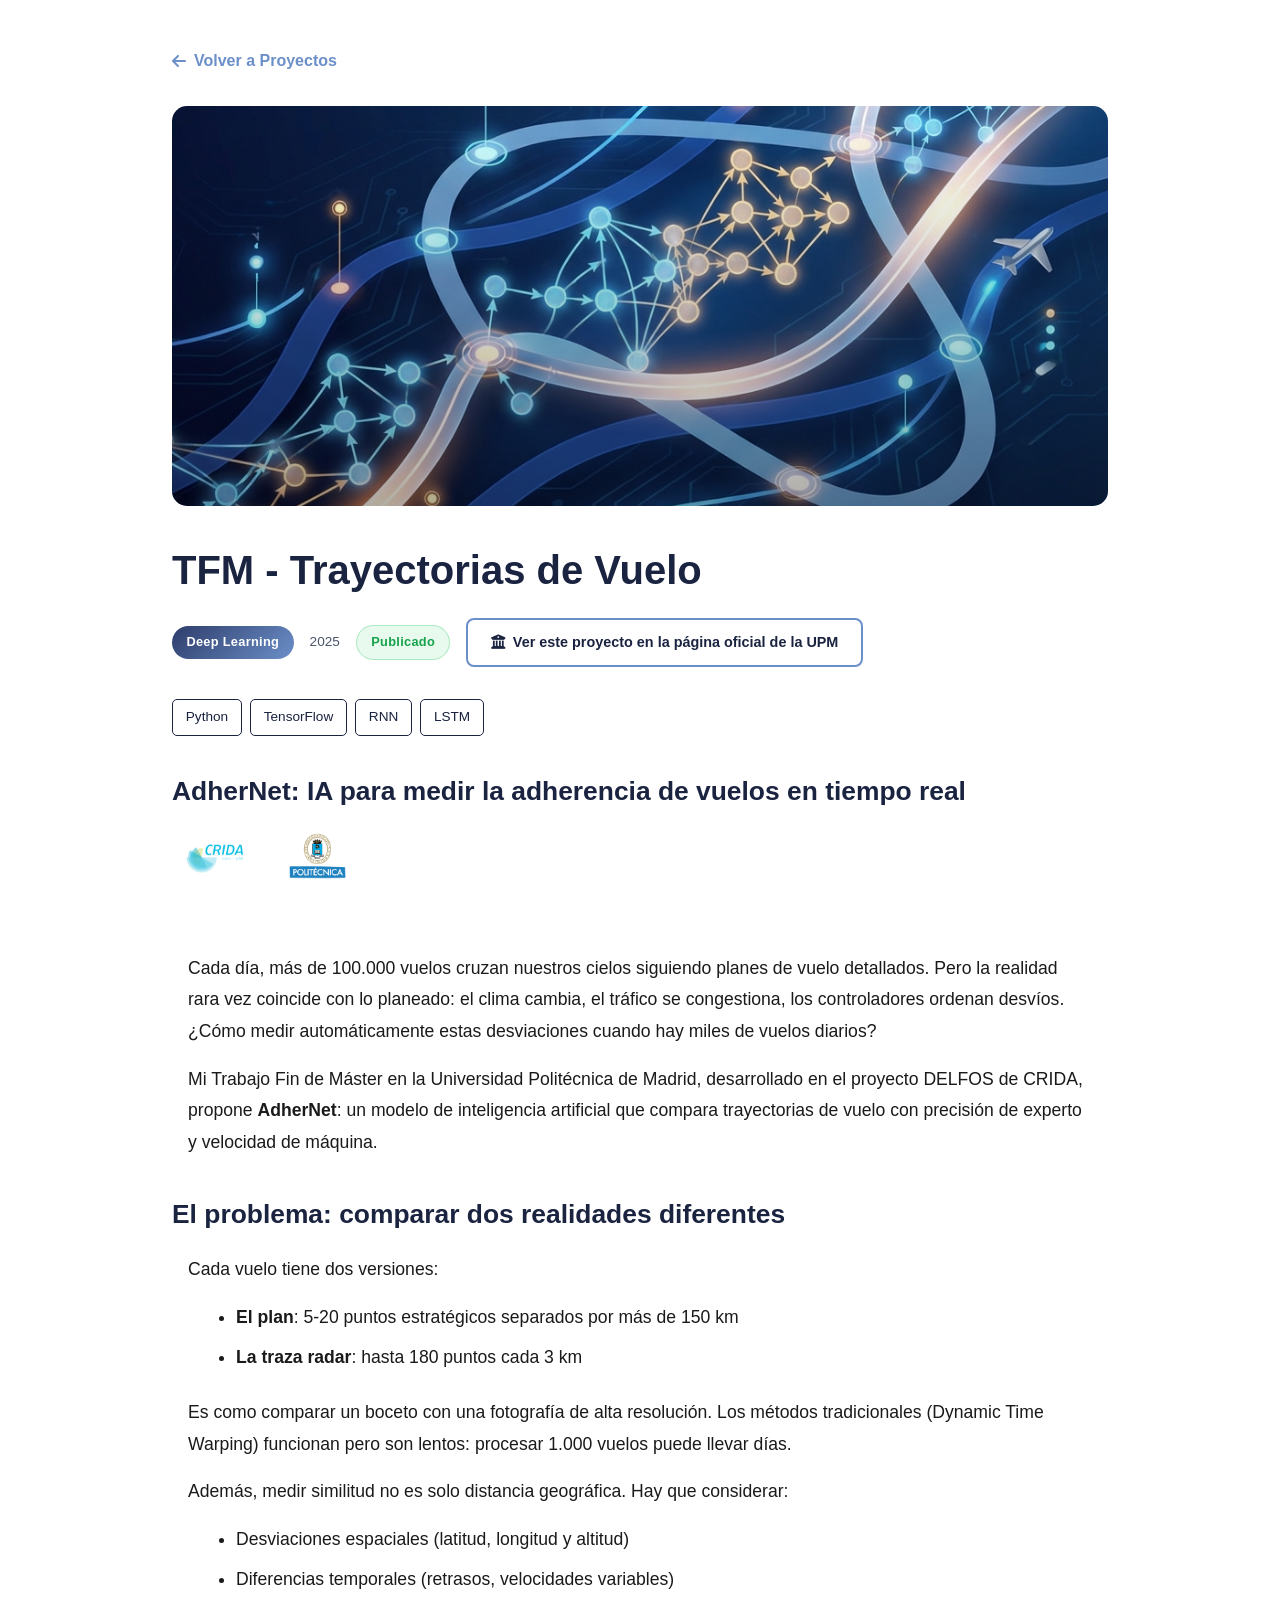
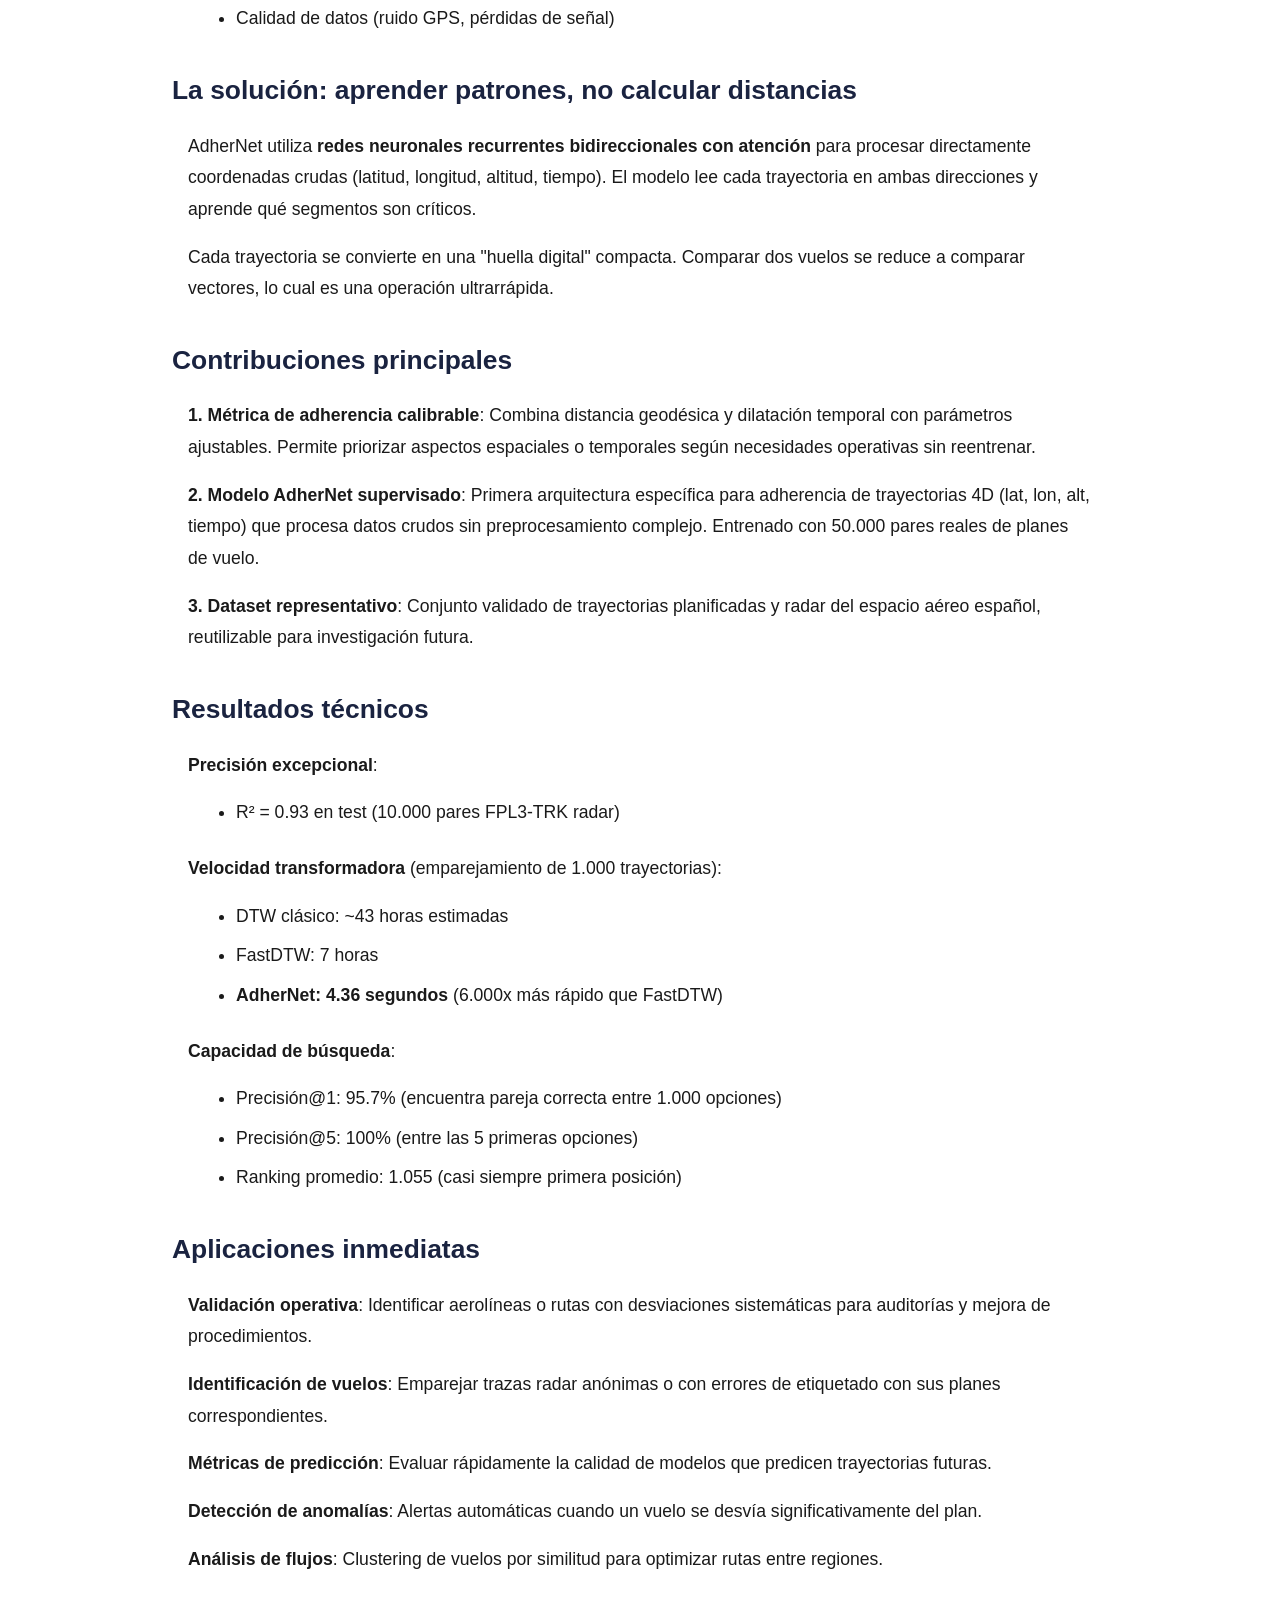
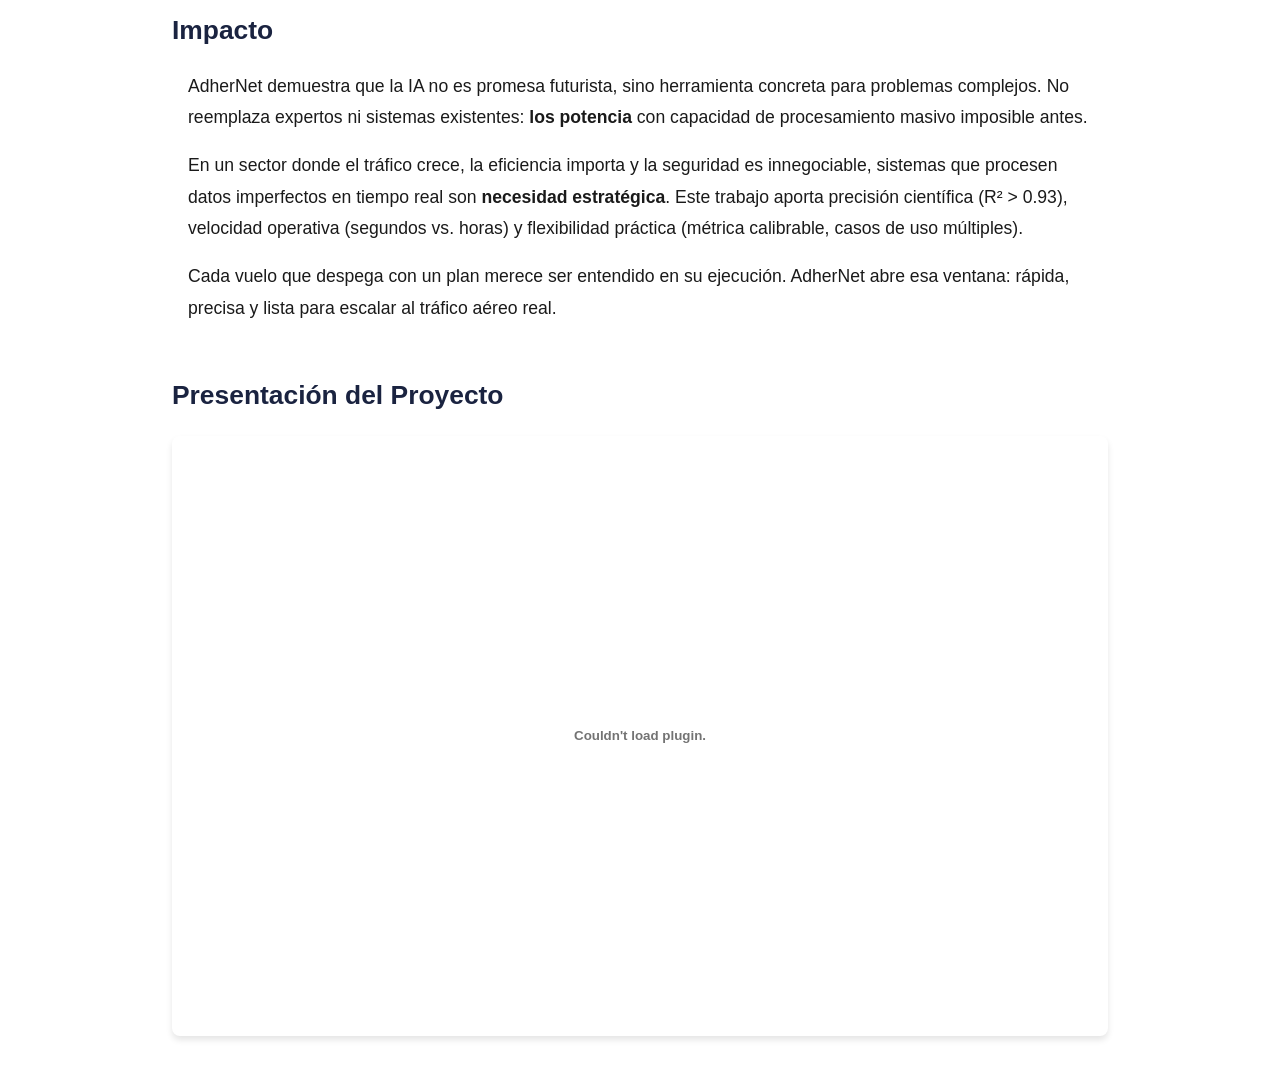
<file: project-flight-trajectories.html>
<!DOCTYPE html>
<html lang="es">

<head>
    <meta charset="UTF-8">
    <meta name="viewport" content="width=device-width, initial-scale=1.0">
    <meta name="description" content="TFM - Trayectorias de Vuelo - Proyecto de Rubén González Velasco">
    <title>TFM - Trayectorias de Vuelo - Rubén González Velasco</title>

    <link rel="stylesheet" href="https://cdnjs.cloudflare.com/ajax/libs/font-awesome/6.4.0/css/all.min.css">
    <link rel="stylesheet" href="style.css">

    <style>
        p {
            margin: 1rem;
        }

        li {
            margin: 0;
            margin-left: 2rem;
        }

        .project-detail {
            max-width: 1000px;
            margin: 0 auto;
            padding: 3rem 2rem;
        }

        .back-button {
            display: inline-flex;
            align-items: center;
            gap: 0.5rem;
            color: var(--accent);
            text-decoration: none;
            font-weight: 600;
            margin-bottom: 2rem;
            transition: all 0.3s ease;
        }

        .back-button:hover {
            gap: 0.8rem;
            color: var(--accent-hover);
        }

        .project-hero {
            width: 100%;
            height: 400px;
            background-size: cover;
            background-position: center;
            border-radius: 15px;
            margin-bottom: 2rem;
            position: relative;
            overflow: hidden;
        }

        .project-hero::before {
            content: '';
            position: absolute;
            inset: 0;
            background: linear-gradient(to bottom, transparent, rgba(0, 0, 0, 0.3));
        }

        .project-detail h1 {
            color: var(--primary);
            font-size: 2.5rem;
            margin-bottom: 1rem;
        }

        .project-info {
            display: flex;
            gap: 1rem;
            margin-bottom: 2rem;
            flex-wrap: wrap;
            align-items: center;
        }

        .project-detail-content {
            line-height: 1.8;
            font-size: 1.1rem;
        }

        .project-detail-content h2 {
            color: var(--primary);
            margin-top: 2rem;
            margin-bottom: 1rem;
        }

        .project-detail-content ul {
            margin-left: 2rem;
            margin-bottom: 1.5rem;
        }

        .project-detail-content li {
            margin-bottom: 0.5rem;
        }

        .project-links {
            display: flex;
            flex-wrap: wrap;
        }

        .badge {
            border: 1px solid var(--primary);
        }
    </style>
</head>

<body>
    <main class="main-content" style="margin-left: 0; width: 100%;">
        <div class="project-detail">
            <a href="index.html#proyectos" class="back-button">
                <i class="fas fa-arrow-left"></i> Volver a Proyectos
            </a>

            <div class="project-hero" style="background-image: url('images/projects/flight_trajectories.png');"></div>

            <h1>TFM - Trayectorias de Vuelo</h1>

            <div class="project-info">
                <span class="project-category">Deep Learning</span>
                <span class="project-year">2025</span>
                <span class="project-status published">Publicado</span>
                <a href="https://oa.upm.es/90980" class="project-link secondary" target="_blank">
                    <i class="fas fa-university"></i> Ver este proyecto en la página oficial de la UPM
                </a>
            </div>

            <div class="tech-badges" style="margin-bottom: 2rem;">
                <span class="badge">Python</span>
                <span class="badge">TensorFlow</span>
                <span class="badge">RNN</span>
                <span class="badge">LSTM</span>
            </div>

            <div class="project-detail-content">
                <h2>AdherNet: IA para medir la adherencia de vuelos en tiempo real</h2>

                <div style="display: flex; align-items: center; gap: 1.5rem; margin-bottom: 1.5rem;">
                    <img src="images/crida-logo.png" alt="CRIDA Logo" style="height: 50px; object-fit: contain;">
                    <img src="images/upm-logo.png" alt="UPM Logo" style="height: 50px; object-fit: contain;">
                </div>

                <br>
                <p>
                    Cada día, más de 100.000 vuelos cruzan nuestros cielos siguiendo planes de vuelo detallados. Pero la
                    realidad rara vez coincide con lo planeado: el clima cambia, el tráfico se congestiona, los
                    controladores ordenan desvíos. ¿Cómo medir automáticamente estas desviaciones cuando hay miles de
                    vuelos diarios?
                </p>
                <p>
                    Mi Trabajo Fin de Máster en la Universidad Politécnica de Madrid, desarrollado en el proyecto DELFOS
                    de CRIDA, propone <strong>AdherNet</strong>: un modelo de inteligencia artificial que compara
                    trayectorias de vuelo con precisión de experto y velocidad de máquina.
                </p>

                <h2>El problema: comparar dos realidades diferentes</h2>
                <p>Cada vuelo tiene dos versiones:</p>
                <ul>
                    <li><strong>El plan</strong>: 5-20 puntos estratégicos separados por más de 150 km</li>
                    <li><strong>La traza radar</strong>: hasta 180 puntos cada 3 km</li>
                </ul>
                <p>
                    Es como comparar un boceto con una fotografía de alta resolución. Los métodos tradicionales (Dynamic
                    Time Warping) funcionan pero son lentos: procesar 1.000 vuelos puede llevar días.
                </p>
                <p>
                    Además, medir similitud no es solo distancia geográfica. Hay que considerar:
                </p>
                <ul>
                    <li>Desviaciones espaciales (latitud, longitud y altitud)</li>
                    <li>Diferencias temporales (retrasos, velocidades variables)</li>
                    <li>Calidad de datos (ruido GPS, pérdidas de señal)</li>
                </ul>

                <h2>La solución: aprender patrones, no calcular distancias</h2>
                <p>
                    AdherNet utiliza <strong>redes neuronales recurrentes bidireccionales con atención</strong> para
                    procesar directamente coordenadas crudas (latitud, longitud, altitud, tiempo). El modelo lee cada
                    trayectoria en ambas direcciones y aprende qué segmentos son críticos.
                </p>
                <p>
                    Cada trayectoria se convierte en una "huella digital" compacta. Comparar dos vuelos se reduce a
                    comparar vectores, lo cual es una operación ultrarrápida.
                </p>

                <h2>Contribuciones principales</h2>
                <p>
                    <strong>1. Métrica de adherencia calibrable</strong>: Combina distancia geodésica y dilatación
                    temporal con parámetros ajustables. Permite priorizar aspectos espaciales o temporales según
                    necesidades operativas sin reentrenar.
                </p>
                <p>
                    <strong>2. Modelo AdherNet supervisado</strong>: Primera arquitectura específica para adherencia de
                    trayectorias 4D (lat, lon, alt, tiempo) que procesa datos crudos sin preprocesamiento complejo.
                    Entrenado con 50.000 pares reales de planes de vuelo.
                </p>
                <p>
                    <strong>3. Dataset representativo</strong>: Conjunto validado de trayectorias planificadas y radar
                    del espacio aéreo español, reutilizable para investigación futura.
                </p>

                <h2>Resultados técnicos</h2>
                <p><strong>Precisión excepcional</strong>:</p>
                <ul>
                    <li>R² = 0.93 en test (10.000 pares FPL3-TRK radar)</li>
                </ul>

                <p><strong>Velocidad transformadora</strong> (emparejamiento de 1.000 trayectorias):</p>
                <ul>
                    <li>DTW clásico: ~43 horas estimadas</li>
                    <li>FastDTW: 7 horas</li>
                    <li><strong>AdherNet: 4.36 segundos</strong> (6.000x más rápido que FastDTW)</li>
                </ul>

                <p><strong>Capacidad de búsqueda</strong>:</p>
                <ul>
                    <li>Precisión@1: 95.7% (encuentra pareja correcta entre 1.000 opciones)</li>
                    <li>Precisión@5: 100% (entre las 5 primeras opciones)</li>
                    <li>Ranking promedio: 1.055 (casi siempre primera posición)</li>
                </ul>

                <h2>Aplicaciones inmediatas</h2>
                <p>
                    <strong>Validación operativa</strong>: Identificar aerolíneas o rutas con desviaciones sistemáticas
                    para auditorías y mejora de procedimientos.
                </p>
                <p>
                    <strong>Identificación de vuelos</strong>: Emparejar trazas radar anónimas o con errores de
                    etiquetado con sus planes correspondientes.
                </p>
                <p>
                    <strong>Métricas de predicción</strong>: Evaluar rápidamente la calidad de modelos que predicen
                    trayectorias futuras.
                </p>
                <p>
                    <strong>Detección de anomalías</strong>: Alertas automáticas cuando un vuelo se desvía
                    significativamente del plan.
                </p>
                <p>
                    <strong>Análisis de flujos</strong>: Clustering de vuelos por similitud para optimizar rutas entre
                    regiones.
                </p>

                <h2>Impacto</h2>
                <p>
                    AdherNet demuestra que la IA no es promesa futurista, sino herramienta concreta para problemas
                    complejos. No reemplaza expertos ni sistemas existentes: <strong>los potencia</strong> con capacidad
                    de procesamiento masivo imposible antes.
                </p>
                <p>
                    En un sector donde el tráfico crece, la eficiencia importa y la seguridad es innegociable, sistemas
                    que procesen datos imperfectos en tiempo real son <strong>necesidad estratégica</strong>. Este
                    trabajo aporta precisión científica (R² > 0.93), velocidad operativa (segundos vs. horas) y
                    flexibilidad práctica (métrica calibrable, casos de uso múltiples).
                </p>
                <p>
                    Cada vuelo que despega con un plan merece ser entendido en su ejecución. AdherNet abre esa ventana:
                    rápida, precisa y lista para escalar al tráfico aéreo real.
                </p>

                <div style="margin-top: 3rem;">
                    <h2>Presentación del Proyecto</h2>
                    <div
                        style="width: 100%; height: 600px; border-radius: 8px; overflow: hidden; box-shadow: 0 4px 6px rgba(0,0,0,0.1);">
                        <embed src="docs/TFM_Presentacion.pdf" type="application/pdf" width="100%" height="100%" />
                    </div>
                </div>
            </div>
        </div>
    </main>
</body>

</html>
</file>
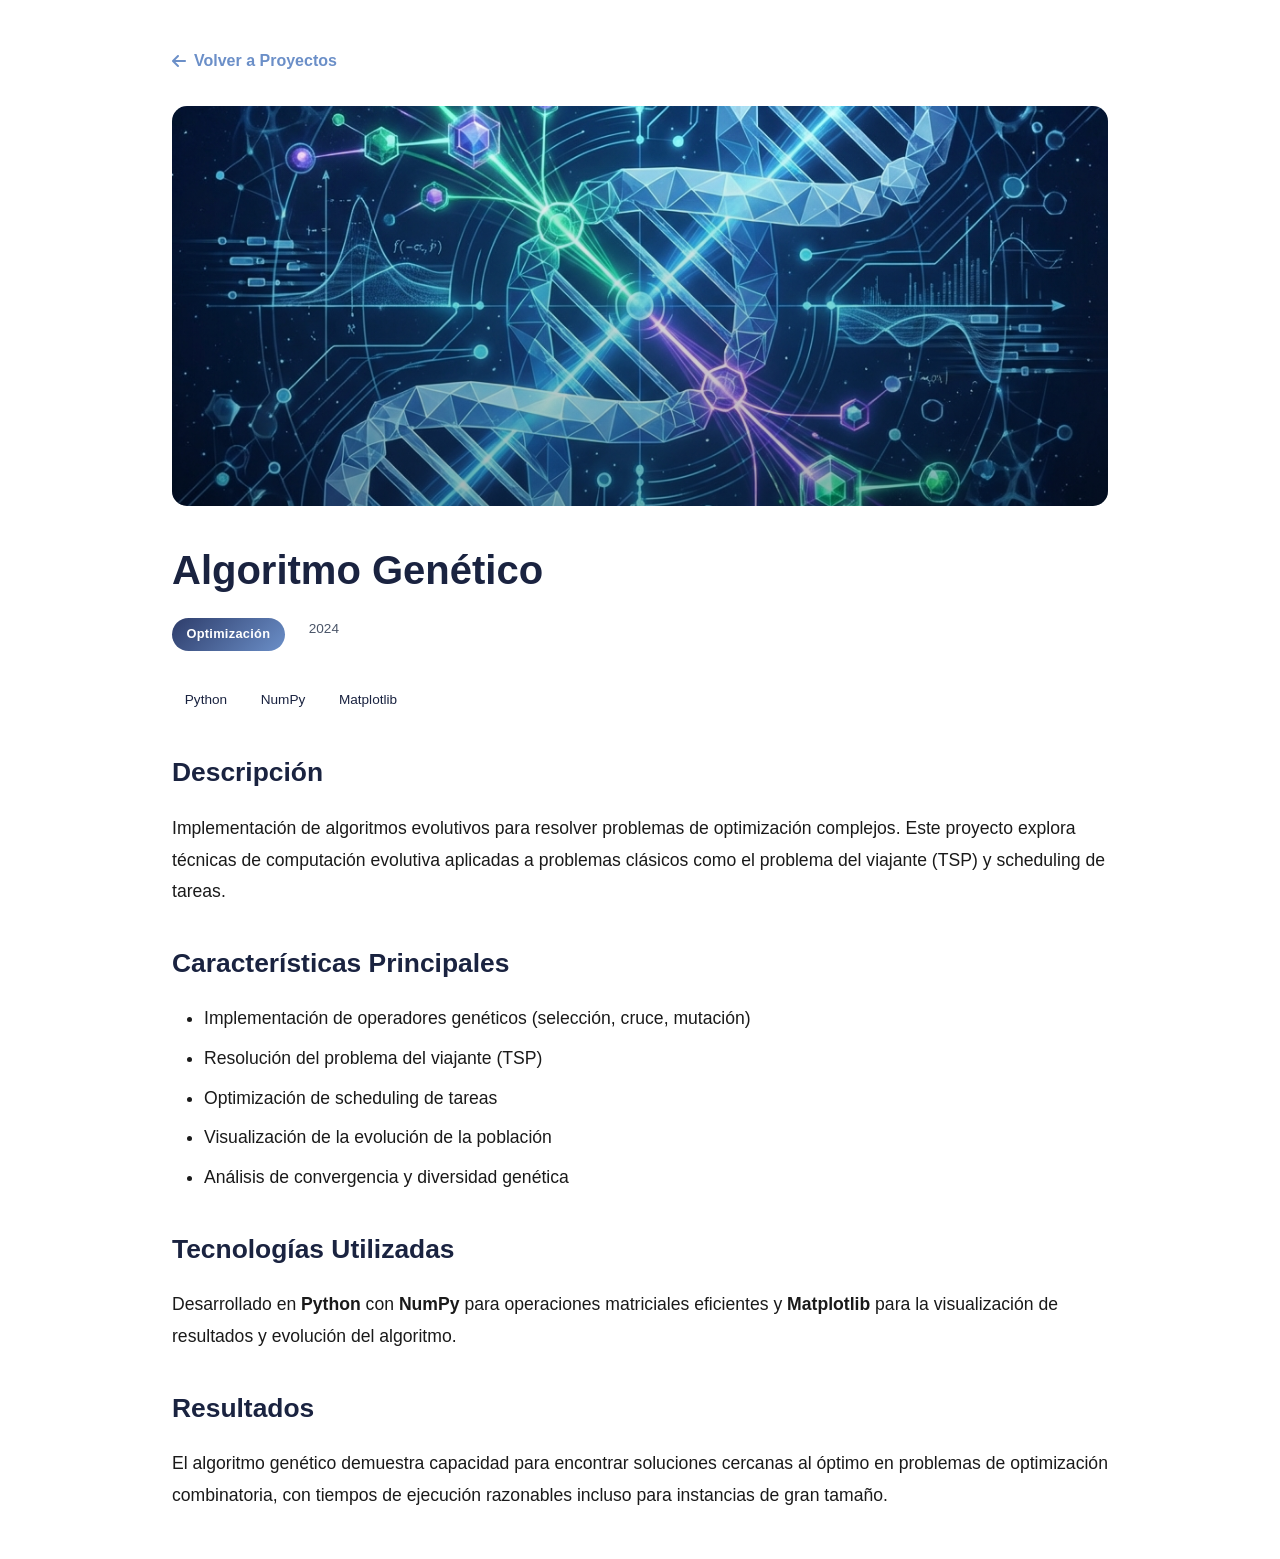
<file: project-genetic-algorithm.html>
<!DOCTYPE html>
<html lang="es">

<head>
    <meta charset="UTF-8">
    <meta name="viewport" content="width=device-width, initial-scale=1.0">
    <meta name="description" content="Algoritmo Genético - Proyecto de Rubén González Velasco">
    <title>Algoritmo Genético - Rubén González Velasco</title>

    <link rel="stylesheet" href="https://cdnjs.cloudflare.com/ajax/libs/font-awesome/6.4.0/css/all.min.css">
    <link rel="stylesheet" href="style.css">

    <style>
        .project-detail {
            max-width: 1000px;
            margin: 0 auto;
            padding: 3rem 2rem;
        }

        .back-button {
            display: inline-flex;
            align-items: center;
            gap: 0.5rem;
            color: var(--accent);
            text-decoration: none;
            font-weight: 600;
            margin-bottom: 2rem;
            transition: all 0.3s ease;
        }

        .back-button:hover {
            gap: 0.8rem;
            color: var(--accent-hover);
        }

        .project-hero {
            width: 100%;
            height: 400px;
            background-size: cover;
            background-position: center;
            border-radius: 15px;
            margin-bottom: 2rem;
            position: relative;
            overflow: hidden;
        }

        .project-hero::before {
            content: '';
            position: absolute;
            inset: 0;
            background: linear-gradient(to bottom, transparent, rgba(0, 0, 0, 0.3));
        }

        .project-detail h1 {
            color: var(--primary);
            font-size: 2.5rem;
            margin-bottom: 1rem;
        }

        .project-info {
            display: flex;
            gap: 1.5rem;
            margin-bottom: 2rem;
            flex-wrap: wrap;
        }

        .project-detail-content {
            line-height: 1.8;
            font-size: 1.1rem;
        }

        .project-detail-content h2 {
            color: var(--primary);
            margin-top: 2rem;
            margin-bottom: 1rem;
        }

        .project-detail-content ul {
            margin-left: 2rem;
            margin-bottom: 1.5rem;
        }

        .project-detail-content li {
            margin-bottom: 0.5rem;
        }
    </style>
</head>

<body>
    <main class="main-content" style="margin-left: 0; width: 100%;">
        <div class="project-detail">
            <a href="index.html#proyectos" class="back-button">
                <i class="fas fa-arrow-left"></i> Volver a Proyectos
            </a>

            <div class="project-hero" style="background-image: url('images/projects/genetic_algorithm.png');"></div>

            <h1>Algoritmo Genético</h1>

            <div class="project-info">
                <span class="project-category">Optimización</span>
                <span class="project-year">2024</span>
            </div>

            <div class="tech-badges" style="margin-bottom: 2rem;">
                <span class="badge">Python</span>
                <span class="badge">NumPy</span>
                <span class="badge">Matplotlib</span>
            </div>

            <div class="project-detail-content">
                <h2>Descripción</h2>
                <p>
                    Implementación de algoritmos evolutivos para resolver problemas de optimización complejos. Este
                    proyecto
                    explora técnicas de computación evolutiva aplicadas a problemas clásicos como el problema del
                    viajante (TSP)
                    y scheduling de tareas.
                </p>

                <h2>Características Principales</h2>
                <ul>
                    <li>Implementación de operadores genéticos (selección, cruce, mutación)</li>
                    <li>Resolución del problema del viajante (TSP)</li>
                    <li>Optimización de scheduling de tareas</li>
                    <li>Visualización de la evolución de la población</li>
                    <li>Análisis de convergencia y diversidad genética</li>
                </ul>

                <h2>Tecnologías Utilizadas</h2>
                <p>
                    Desarrollado en <strong>Python</strong> con <strong>NumPy</strong> para operaciones matriciales
                    eficientes
                    y <strong>Matplotlib</strong> para la visualización de resultados y evolución del algoritmo.
                </p>

                <h2>Resultados</h2>
                <p>
                    El algoritmo genético demuestra capacidad para encontrar soluciones cercanas al óptimo en problemas
                    de optimización combinatoria, con tiempos de ejecución razonables incluso para instancias de gran
                    tamaño.
                </p>
            </div>
        </div>
    </main>
</body>

</html>
</file>
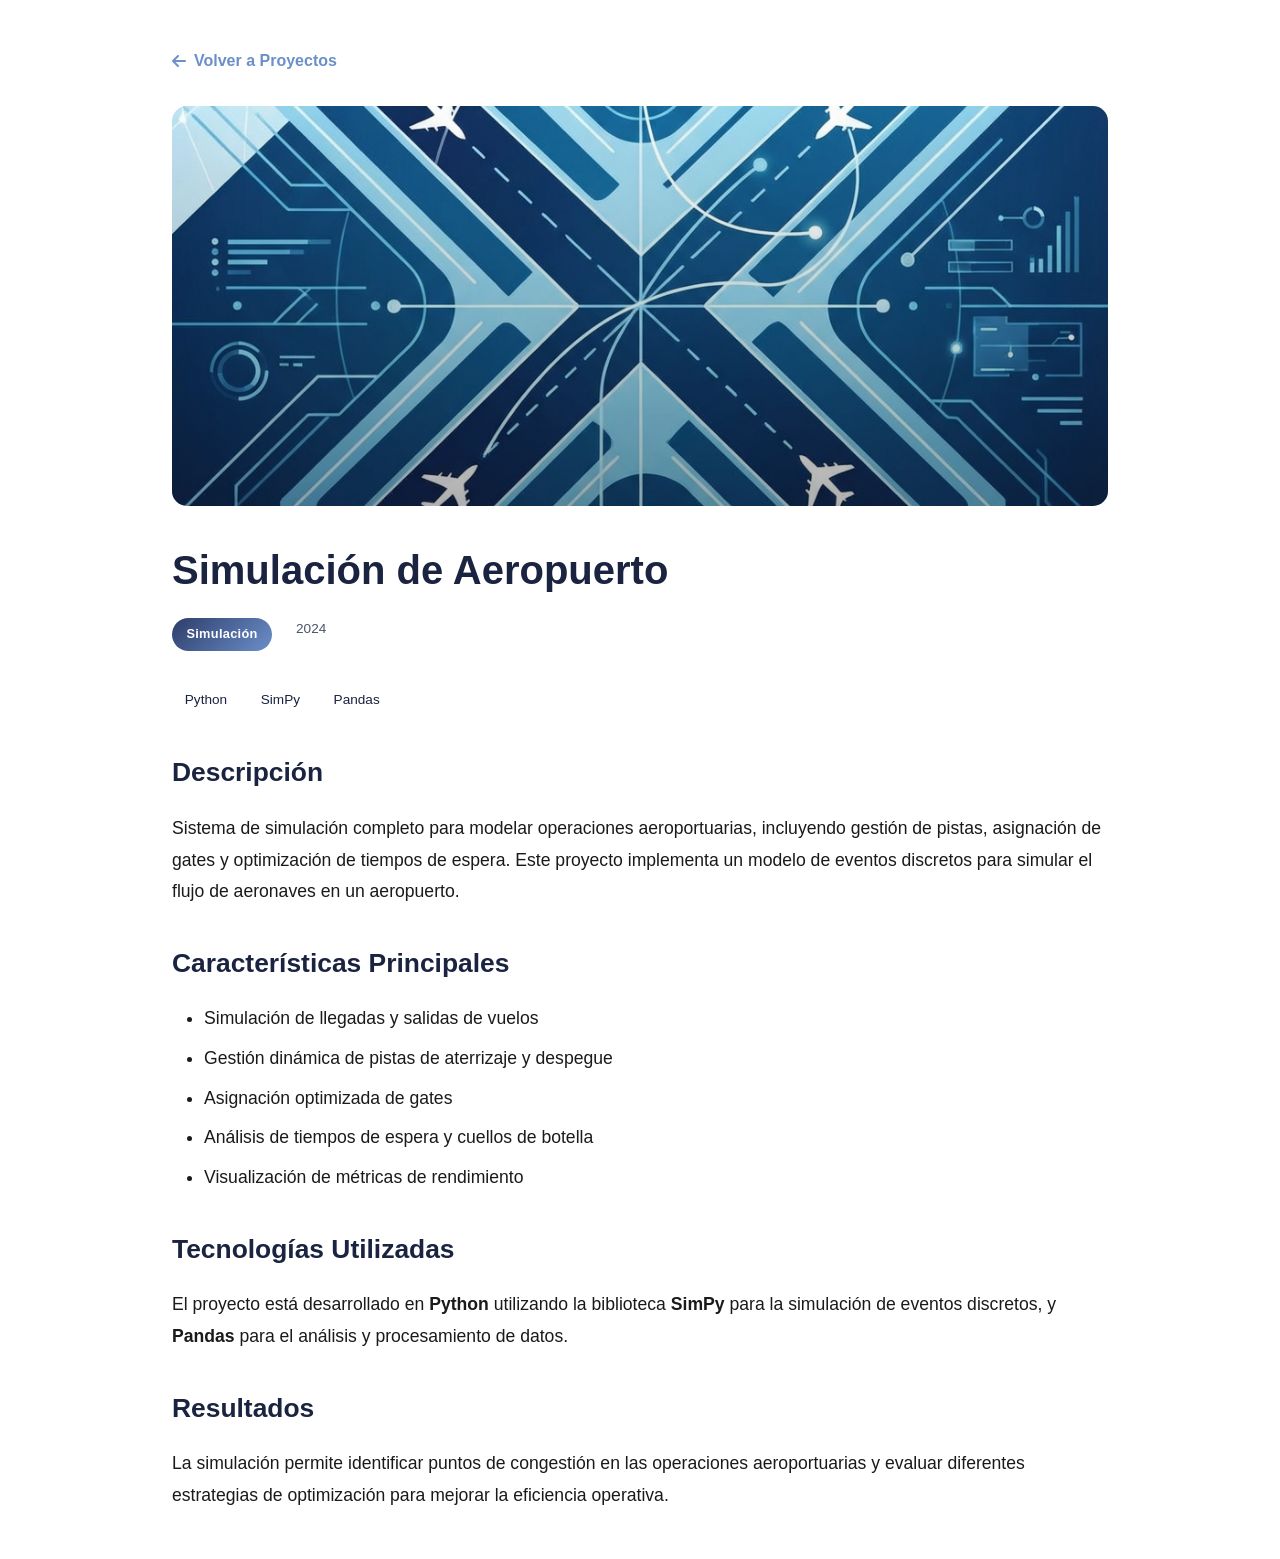
<file: projects/project-airport-simulation.html>
<!DOCTYPE html>
<html lang="es">

<head>
    <meta charset="UTF-8">
    <meta name="viewport" content="width=device-width, initial-scale=1.0">
    <meta name="description" content="Simulación de Aeropuerto - Proyecto de Rubén González Velasco">
    <title>Simulación de Aeropuerto - Rubén González Velasco</title>

    <!-- Font Awesome -->
    <link rel="stylesheet" href="https://cdnjs.cloudflare.com/ajax/libs/font-awesome/6.4.0/css/all.min.css">
    <link rel="stylesheet" href="../style.css">

    <style>
        .project-detail {
            max-width: 1000px;
            margin: 0 auto;
            padding: 3rem 2rem;
        }

        .back-button {
            display: inline-flex;
            align-items: center;
            gap: 0.5rem;
            color: var(--accent);
            text-decoration: none;
            font-weight: 600;
            margin-bottom: 2rem;
            transition: all 0.3s ease;
        }

        .back-button:hover {
            gap: 0.8rem;
            color: var(--accent-hover);
        }

        .project-hero {
            width: 100%;
            height: 400px;
            background-size: cover;
            background-position: center;
            border-radius: 15px;
            margin-bottom: 2rem;
            position: relative;
            overflow: hidden;
        }

        .project-hero::before {
            content: '';
            position: absolute;
            inset: 0;
            background: linear-gradient(to bottom, transparent, rgba(0, 0, 0, 0.3));
        }

        .project-detail h1 {
            color: var(--primary);
            font-size: 2.5rem;
            margin-bottom: 1rem;
        }

        .project-info {
            display: flex;
            gap: 1.5rem;
            margin-bottom: 2rem;
            flex-wrap: wrap;
        }

        .project-detail-content {
            line-height: 1.8;
            font-size: 1.1rem;
        }

        .project-detail-content h2 {
            color: var(--primary);
            margin-top: 2rem;
            margin-bottom: 1rem;
        }

        .project-detail-content ul {
            margin-left: 2rem;
            margin-bottom: 1.5rem;
        }

        .project-detail-content li {
            margin-bottom: 0.5rem;
        }
    </style>
</head>

<body>
    <main class="main-content" style="margin-left: 0; width: 100%;">
        <div class="project-detail">
            <a href="../ml-projects.html" class="back-button">
                <i class="fas fa-arrow-left"></i> Volver a Proyectos
            </a>

            <div class="project-hero" style="background-image: url('../images/projects/airport_simulation.png');"></div>

            <h1>Simulación de Aeropuerto</h1>

            <div class="project-info">
                <span class="project-category">Simulación</span>
                <span class="project-year">2024</span>
            </div>

            <div class="tech-badges" style="margin-bottom: 2rem;">
                <span class="badge">Python</span>
                <span class="badge">SimPy</span>
                <span class="badge">Pandas</span>
            </div>

            <div class="project-detail-content">
                <h2>Descripción</h2>
                <p>
                    Sistema de simulación completo para modelar operaciones aeroportuarias, incluyendo gestión de
                    pistas,
                    asignación de gates y optimización de tiempos de espera. Este proyecto implementa un modelo de
                    eventos
                    discretos para simular el flujo de aeronaves en un aeropuerto.
                </p>

                <h2>Características Principales</h2>
                <ul>
                    <li>Simulación de llegadas y salidas de vuelos</li>
                    <li>Gestión dinámica de pistas de aterrizaje y despegue</li>
                    <li>Asignación optimizada de gates</li>
                    <li>Análisis de tiempos de espera y cuellos de botella</li>
                    <li>Visualización de métricas de rendimiento</li>
                </ul>

                <h2>Tecnologías Utilizadas</h2>
                <p>
                    El proyecto está desarrollado en <strong>Python</strong> utilizando la biblioteca
                    <strong>SimPy</strong>
                    para la simulación de eventos discretos, y <strong>Pandas</strong> para el análisis y procesamiento
                    de datos.
                </p>

                <h2>Resultados</h2>
                <p>
                    La simulación permite identificar puntos de congestión en las operaciones aeroportuarias y evaluar
                    diferentes estrategias de optimización para mejorar la eficiencia operativa.
                </p>
            </div>
        </div>
    </main>
</body>

</html>
</file>
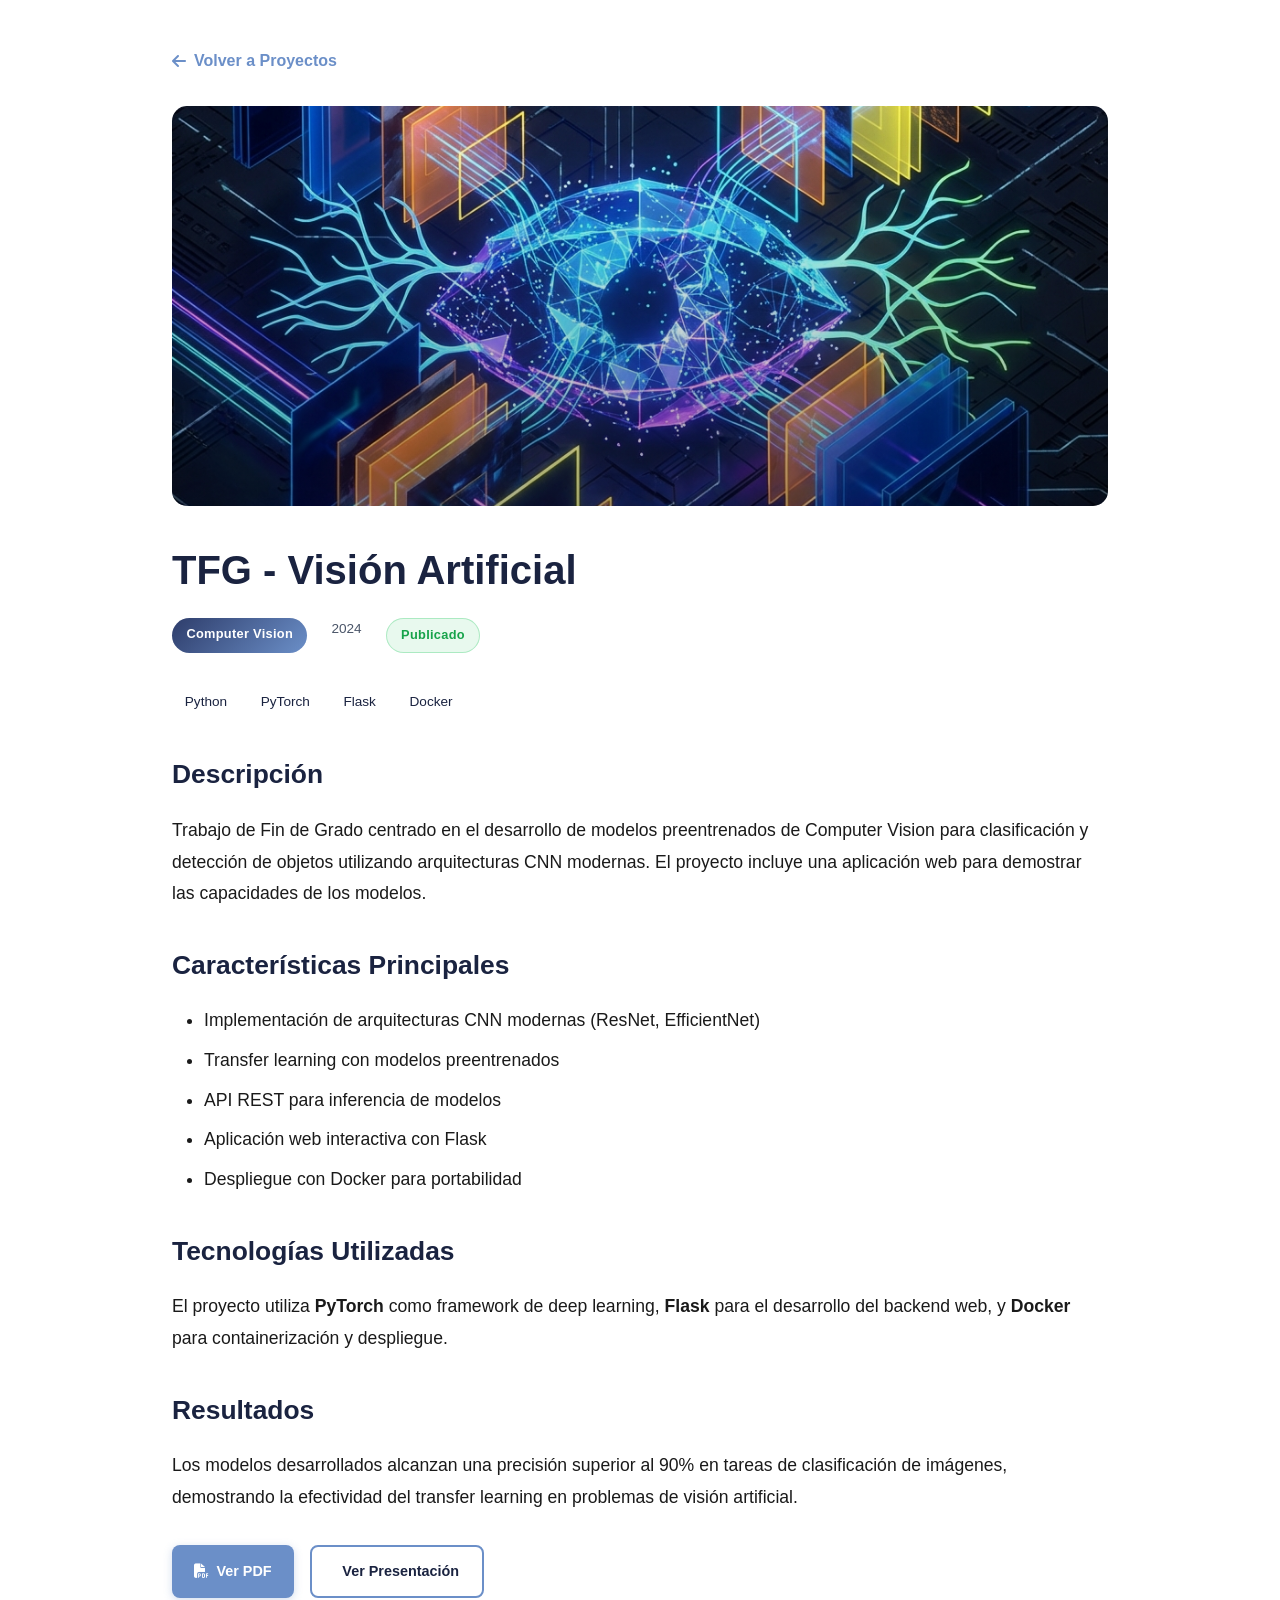
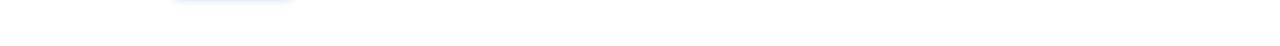
<file: projects/project-computer-vision.html>
<!DOCTYPE html>
<html lang="es">

<head>
    <meta charset="UTF-8">
    <meta name="viewport" content="width=device-width, initial-scale=1.0">
    <meta name="description" content="TFG - Visión Artificial - Proyecto de Rubén González Velasco">
    <title>TFG - Visión Artificial - Rubén González Velasco</title>

    <link rel="stylesheet" href="https://cdnjs.cloudflare.com/ajax/libs/font-awesome/6.4.0/css/all.min.css">
    <link rel="stylesheet" href="../style.css">

    <style>
        .project-detail {
            max-width: 1000px;
            margin: 0 auto;
            padding: 3rem 2rem;
        }

        .back-button {
            display: inline-flex;
            align-items: center;
            gap: 0.5rem;
            color: var(--accent);
            text-decoration: none;
            font-weight: 600;
            margin-bottom: 2rem;
            transition: all 0.3s ease;
        }

        .back-button:hover {
            gap: 0.8rem;
            color: var(--accent-hover);
        }

        .project-hero {
            width: 100%;
            height: 400px;
            background-size: cover;
            background-position: center;
            border-radius: 15px;
            margin-bottom: 2rem;
            position: relative;
            overflow: hidden;
        }

        .project-hero::before {
            content: '';
            position: absolute;
            inset: 0;
            background: linear-gradient(to bottom, transparent, rgba(0, 0, 0, 0.3));
        }

        .project-detail h1 {
            color: var(--primary);
            font-size: 2.5rem;
            margin-bottom: 1rem;
        }

        .project-info {
            display: flex;
            gap: 1.5rem;
            margin-bottom: 2rem;
            flex-wrap: wrap;
        }

        .project-detail-content {
            line-height: 1.8;
            font-size: 1.1rem;
        }

        .project-detail-content h2 {
            color: var(--primary);
            margin-top: 2rem;
            margin-bottom: 1rem;
        }

        .project-detail-content ul {
            margin-left: 2rem;
            margin-bottom: 1.5rem;
        }

        .project-detail-content li {
            margin-bottom: 0.5rem;
        }

        .project-links {
            display: flex;
            gap: 1rem;
            margin-top: 2rem;
            flex-wrap: wrap;
        }
    </style>
</head>

<body>
    <main class="main-content" style="margin-left: 0; width: 100%;">
        <div class="project-detail">
            <a href="../ml-projects.html" class="back-button">
                <i class="fas fa-arrow-left"></i> Volver a Proyectos
            </a>

            <div class="project-hero" style="background-image: url('../images/projects/computer_vision.png');"></div>

            <h1>TFG - Visión Artificial</h1>

            <div class="project-info">
                <span class="project-category">Computer Vision</span>
                <span class="project-year">2024</span>
                <span class="project-status published">Publicado</span>
            </div>

            <div class="tech-badges" style="margin-bottom: 2rem;">
                <span class="badge">Python</span>
                <span class="badge">PyTorch</span>
                <span class="badge">Flask</span>
                <span class="badge">Docker</span>
            </div>

            <div class="project-detail-content">
                <h2>Descripción</h2>
                <p>
                    Trabajo de Fin de Grado centrado en el desarrollo de modelos preentrenados de Computer Vision para
                    clasificación y detección de objetos utilizando arquitecturas CNN modernas. El proyecto incluye una
                    aplicación web para demostrar las capacidades de los modelos.
                </p>

                <h2>Características Principales</h2>
                <ul>
                    <li>Implementación de arquitecturas CNN modernas (ResNet, EfficientNet)</li>
                    <li>Transfer learning con modelos preentrenados</li>
                    <li>API REST para inferencia de modelos</li>
                    <li>Aplicación web interactiva con Flask</li>
                    <li>Despliegue con Docker para portabilidad</li>
                </ul>

                <h2>Tecnologías Utilizadas</h2>
                <p>
                    El proyecto utiliza <strong>PyTorch</strong> como framework de deep learning, <strong>Flask</strong>
                    para el desarrollo del backend web, y <strong>Docker</strong> para containerización y despliegue.
                </p>

                <h2>Resultados</h2>
                <p>
                    Los modelos desarrollados alcanzan una precisión superior al 90% en tareas de clasificación de
                    imágenes,
                    demostrando la efectividad del transfer learning en problemas de visión artificial.
                </p>

                <div class="project-links">
                    <a href="https://github.com/RubenGonV/RubenGonV/blob/main/docs/TFG_Ruben.pdf" class="project-link"
                        target="_blank">
                        <i class="fas fa-file-pdf"></i> Ver PDF
                    </a>
                    <a href="https://github.com/RubenGonV/RubenGonV/blob/main/docs/TFG_Presentacion.pdf"
                        class="project-link secondary" target="_blank">
                        <i class="fas fa-presentation"></i> Ver Presentación
                    </a>
                </div>
            </div>
        </div>
    </main>
</body>

</html>
</file>
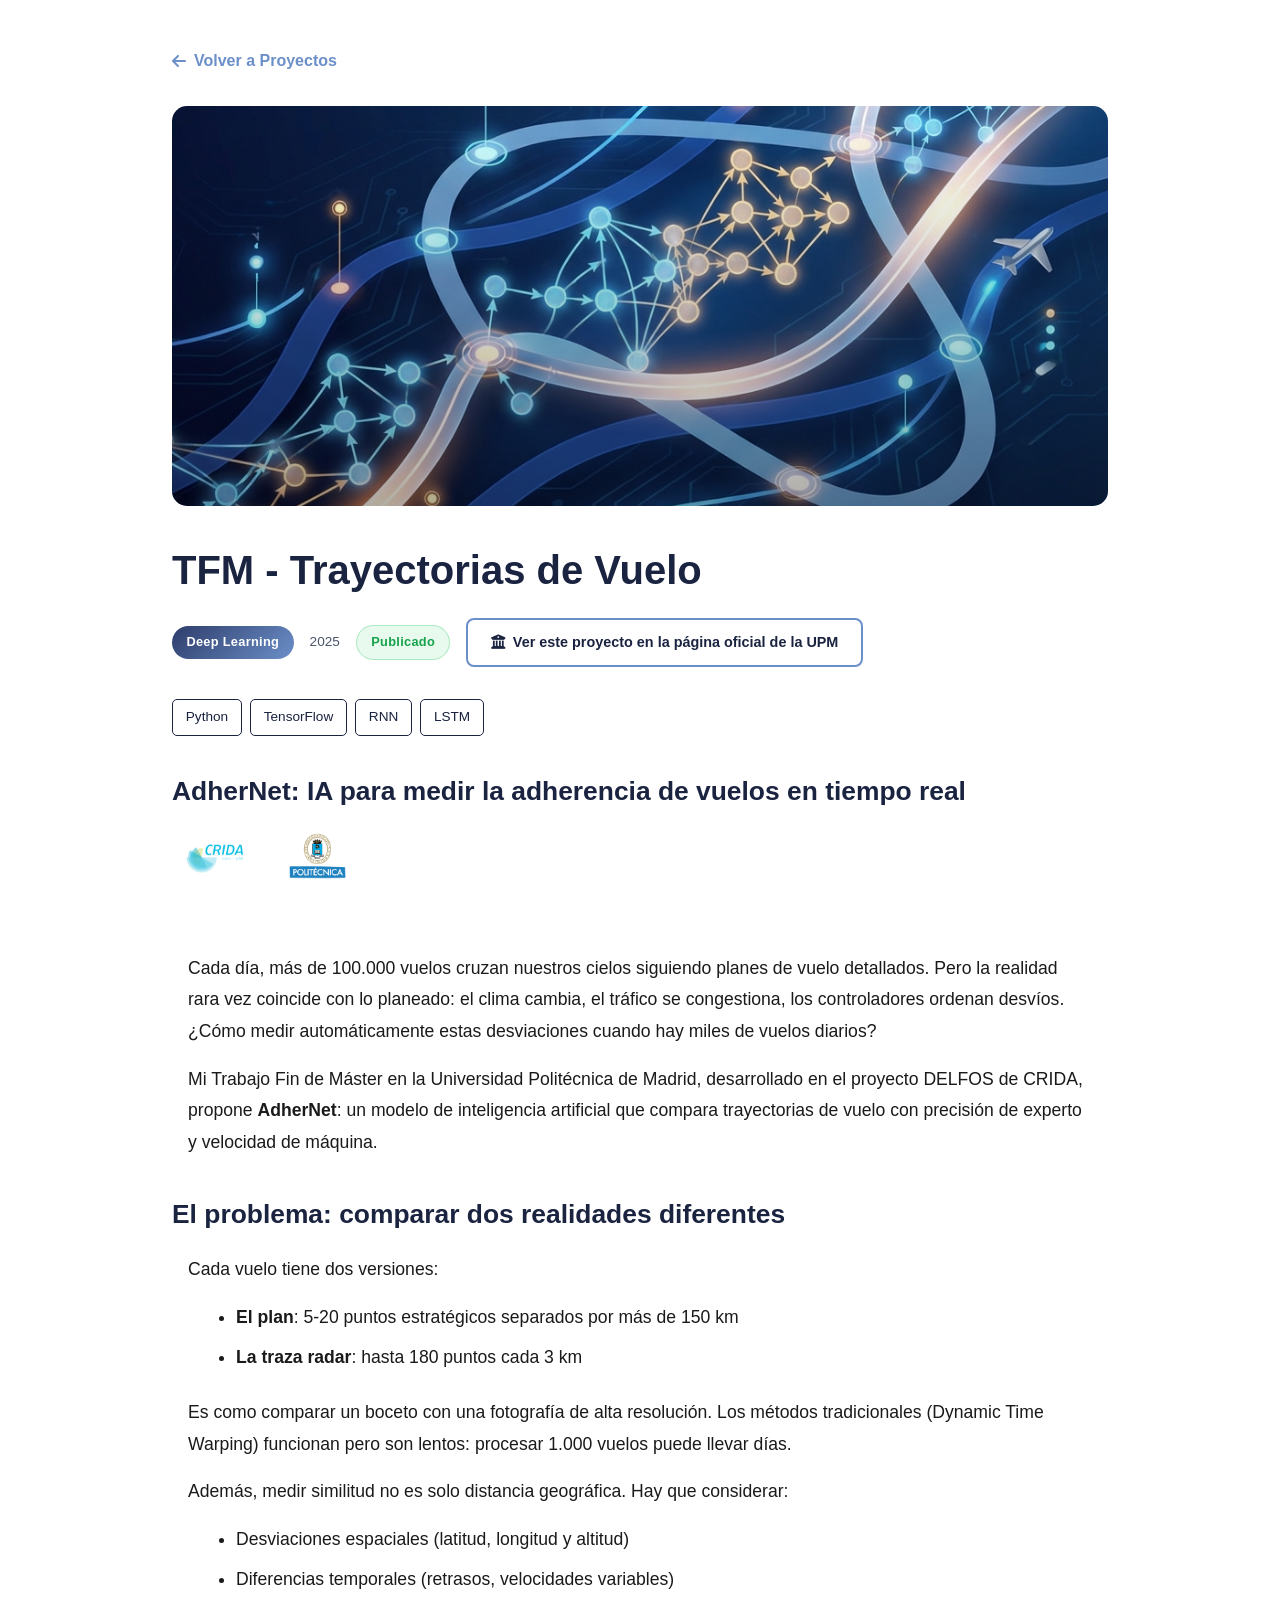
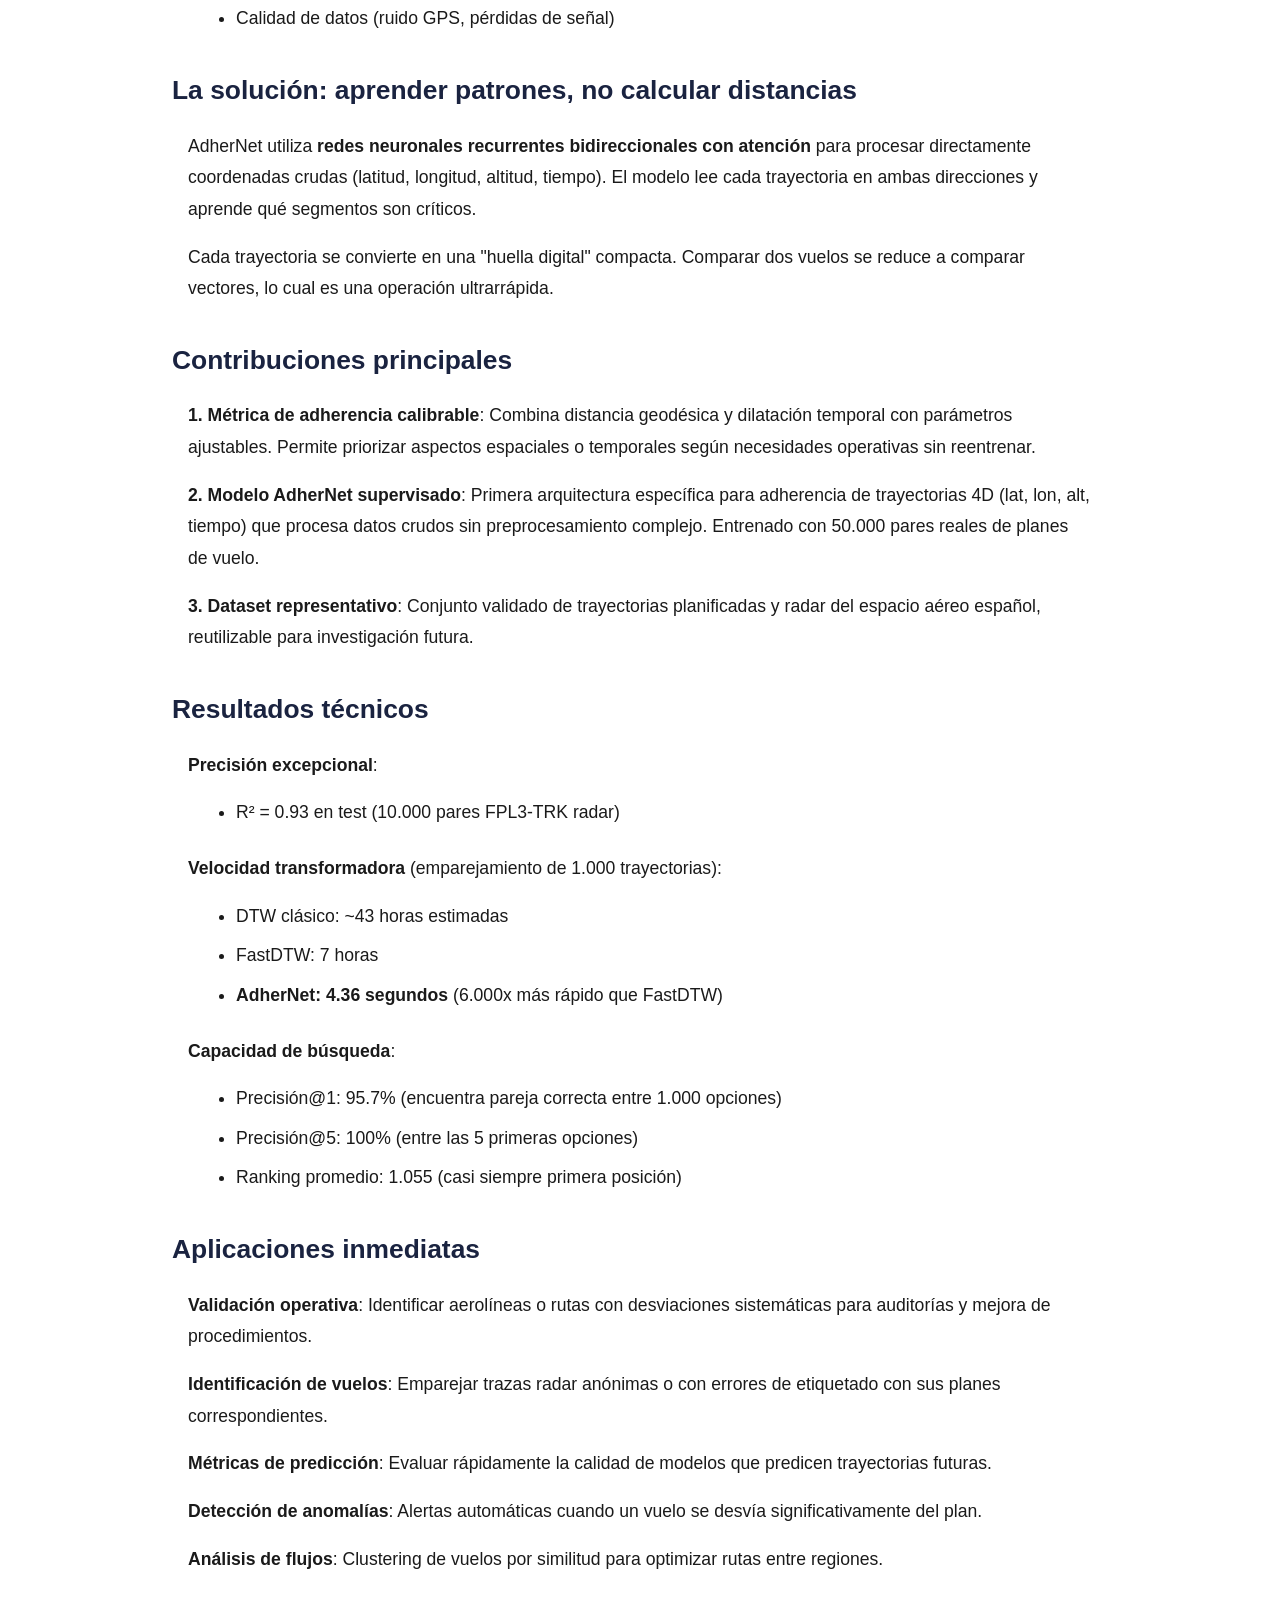
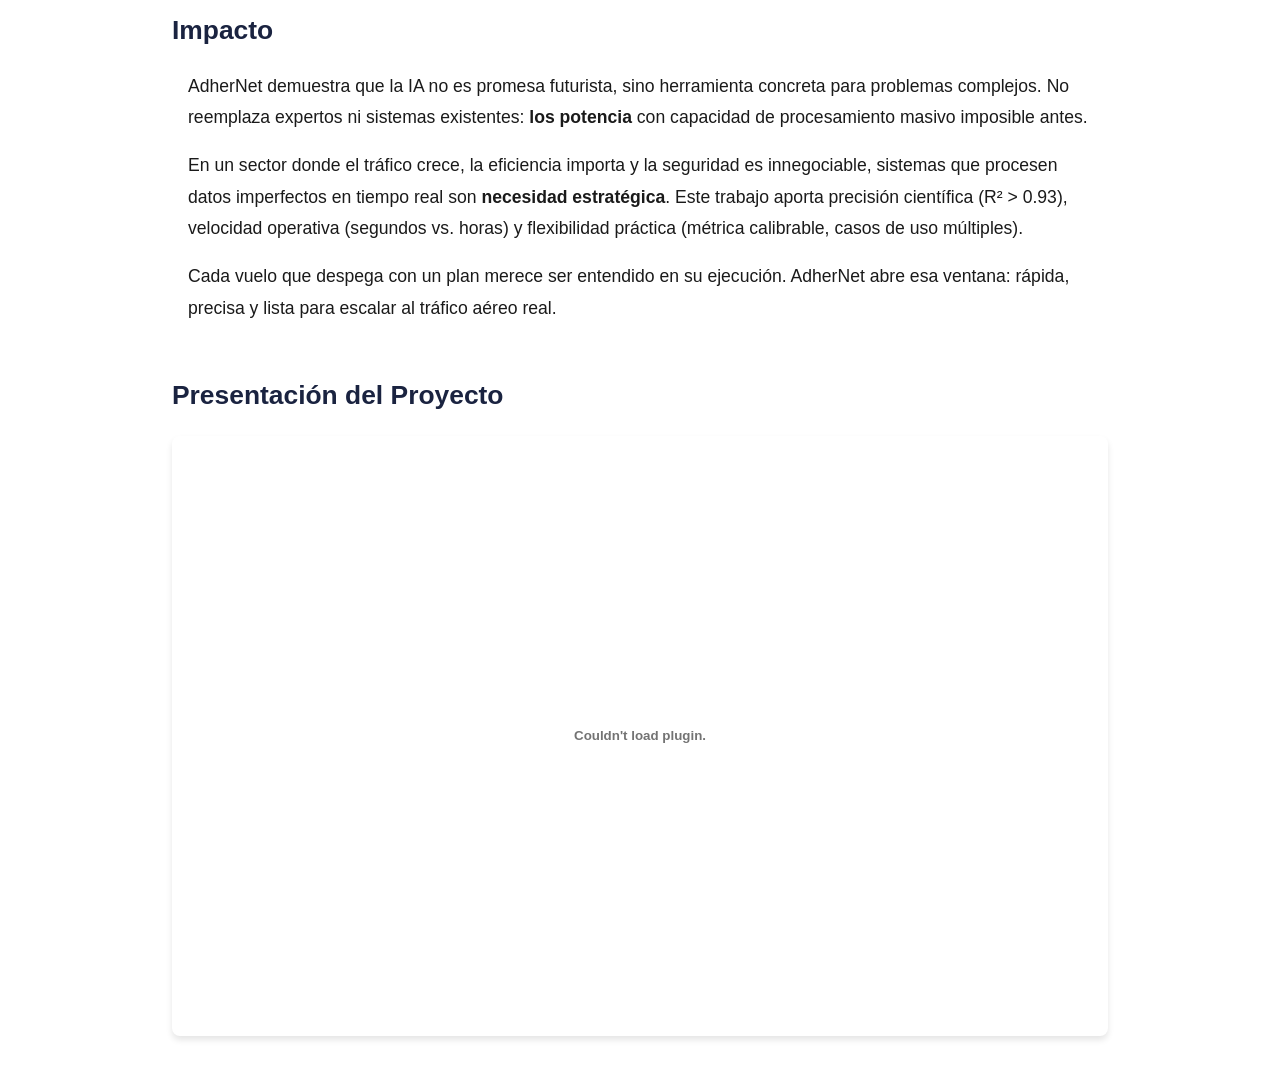
<file: projects/project-flight-trajectories.html>
<!DOCTYPE html>
<html lang="es">

<head>
    <meta charset="UTF-8">
    <meta name="viewport" content="width=device-width, initial-scale=1.0">
    <meta name="description" content="TFM - Trayectorias de Vuelo - Proyecto de Rubén González Velasco">
    <title>TFM - Trayectorias de Vuelo - Rubén González Velasco</title>

    <link rel="stylesheet" href="https://cdnjs.cloudflare.com/ajax/libs/font-awesome/6.4.0/css/all.min.css">
    <link rel="stylesheet" href="../style.css">

    <style>
        p {
            margin: 1rem;
        }

        li {
            margin: 0;
            margin-left: 2rem;
        }

        .project-detail {
            max-width: 1000px;
            margin: 0 auto;
            padding: 3rem 2rem;
        }

        .back-button {
            display: inline-flex;
            align-items: center;
            gap: 0.5rem;
            color: var(--accent);
            text-decoration: none;
            font-weight: 600;
            margin-bottom: 2rem;
            transition: all 0.3s ease;
        }

        .back-button:hover {
            gap: 0.8rem;
            color: var(--accent-hover);
        }

        .project-hero {
            width: 100%;
            height: 400px;
            background-size: cover;
            background-position: center;
            border-radius: 15px;
            margin-bottom: 2rem;
            position: relative;
            overflow: hidden;
        }

        .project-hero::before {
            content: '';
            position: absolute;
            inset: 0;
            background: linear-gradient(to bottom, transparent, rgba(0, 0, 0, 0.3));
        }

        .project-detail h1 {
            color: var(--primary);
            font-size: 2.5rem;
            margin-bottom: 1rem;
        }

        .project-info {
            display: flex;
            gap: 1rem;
            margin-bottom: 2rem;
            flex-wrap: wrap;
            align-items: center;
        }

        .project-detail-content {
            line-height: 1.8;
            font-size: 1.1rem;
        }

        .project-detail-content h2 {
            color: var(--primary);
            margin-top: 2rem;
            margin-bottom: 1rem;
        }

        .project-detail-content ul {
            margin-left: 2rem;
            margin-bottom: 1.5rem;
        }

        .project-detail-content li {
            margin-bottom: 0.5rem;
        }

        .project-links {
            display: flex;
            flex-wrap: wrap;
        }

        .badge {
            border: 1px solid var(--primary);
        }
    </style>
</head>

<body>
    <main class="main-content" style="margin-left: 0; width: 100%;">
        <div class="project-detail">
            <a href="../ml-projects.html" class="back-button">
                <i class="fas fa-arrow-left"></i> Volver a Proyectos
            </a>

            <div class="project-hero" style="background-image: url('../images/projects/flight_trajectories.png');">
            </div>

            <h1>TFM - Trayectorias de Vuelo</h1>

            <div class="project-info">
                <span class="project-category">Deep Learning</span>
                <span class="project-year">2025</span>
                <span class="project-status published">Publicado</span>
                <a href="https://oa.upm.es/90980" class="project-link secondary" target="_blank">
                    <i class="fas fa-university"></i> Ver este proyecto en la página oficial de la UPM
                </a>
            </div>

            <div class="tech-badges" style="margin-bottom: 2rem;">
                <span class="badge">Python</span>
                <span class="badge">TensorFlow</span>
                <span class="badge">RNN</span>
                <span class="badge">LSTM</span>
            </div>

            <div class="project-detail-content">
                <h2>AdherNet: IA para medir la adherencia de vuelos en tiempo real</h2>

                <div style="display: flex; align-items: center; gap: 1.5rem; margin-bottom: 1.5rem;">
                    <img src="../images/crida-logo.png" alt="CRIDA Logo" style="height: 50px; object-fit: contain;">
                    <img src="../images/upm-logo.png" alt="UPM Logo" style="height: 50px; object-fit: contain;">
                </div>

                <br>
                <p>
                    Cada día, más de 100.000 vuelos cruzan nuestros cielos siguiendo planes de vuelo detallados. Pero la
                    realidad rara vez coincide con lo planeado: el clima cambia, el tráfico se congestiona, los
                    controladores ordenan desvíos. ¿Cómo medir automáticamente estas desviaciones cuando hay miles de
                    vuelos diarios?
                </p>
                <p>
                    Mi Trabajo Fin de Máster en la Universidad Politécnica de Madrid, desarrollado en el proyecto DELFOS
                    de CRIDA, propone <strong>AdherNet</strong>: un modelo de inteligencia artificial que compara
                    trayectorias de vuelo con precisión de experto y velocidad de máquina.
                </p>

                <h2>El problema: comparar dos realidades diferentes</h2>
                <p>Cada vuelo tiene dos versiones:</p>
                <ul>
                    <li><strong>El plan</strong>: 5-20 puntos estratégicos separados por más de 150 km</li>
                    <li><strong>La traza radar</strong>: hasta 180 puntos cada 3 km</li>
                </ul>
                <p>
                    Es como comparar un boceto con una fotografía de alta resolución. Los métodos tradicionales (Dynamic
                    Time Warping) funcionan pero son lentos: procesar 1.000 vuelos puede llevar días.
                </p>
                <p>
                    Además, medir similitud no es solo distancia geográfica. Hay que considerar:
                </p>
                <ul>
                    <li>Desviaciones espaciales (latitud, longitud y altitud)</li>
                    <li>Diferencias temporales (retrasos, velocidades variables)</li>
                    <li>Calidad de datos (ruido GPS, pérdidas de señal)</li>
                </ul>

                <h2>La solución: aprender patrones, no calcular distancias</h2>
                <p>
                    AdherNet utiliza <strong>redes neuronales recurrentes bidireccionales con atención</strong> para
                    procesar directamente coordenadas crudas (latitud, longitud, altitud, tiempo). El modelo lee cada
                    trayectoria en ambas direcciones y aprende qué segmentos son críticos.
                </p>
                <p>
                    Cada trayectoria se convierte en una "huella digital" compacta. Comparar dos vuelos se reduce a
                    comparar vectores, lo cual es una operación ultrarrápida.
                </p>

                <h2>Contribuciones principales</h2>
                <p>
                    <strong>1. Métrica de adherencia calibrable</strong>: Combina distancia geodésica y dilatación
                    temporal con parámetros ajustables. Permite priorizar aspectos espaciales o temporales según
                    necesidades operativas sin reentrenar.
                </p>
                <p>
                    <strong>2. Modelo AdherNet supervisado</strong>: Primera arquitectura específica para adherencia de
                    trayectorias 4D (lat, lon, alt, tiempo) que procesa datos crudos sin preprocesamiento complejo.
                    Entrenado con 50.000 pares reales de planes de vuelo.
                </p>
                <p>
                    <strong>3. Dataset representativo</strong>: Conjunto validado de trayectorias planificadas y radar
                    del espacio aéreo español, reutilizable para investigación futura.
                </p>

                <h2>Resultados técnicos</h2>
                <p><strong>Precisión excepcional</strong>:</p>
                <ul>
                    <li>R² = 0.93 en test (10.000 pares FPL3-TRK radar)</li>
                </ul>

                <p><strong>Velocidad transformadora</strong> (emparejamiento de 1.000 trayectorias):</p>
                <ul>
                    <li>DTW clásico: ~43 horas estimadas</li>
                    <li>FastDTW: 7 horas</li>
                    <li><strong>AdherNet: 4.36 segundos</strong> (6.000x más rápido que FastDTW)</li>
                </ul>

                <p><strong>Capacidad de búsqueda</strong>:</p>
                <ul>
                    <li>Precisión@1: 95.7% (encuentra pareja correcta entre 1.000 opciones)</li>
                    <li>Precisión@5: 100% (entre las 5 primeras opciones)</li>
                    <li>Ranking promedio: 1.055 (casi siempre primera posición)</li>
                </ul>

                <h2>Aplicaciones inmediatas</h2>
                <p>
                    <strong>Validación operativa</strong>: Identificar aerolíneas o rutas con desviaciones sistemáticas
                    para auditorías y mejora de procedimientos.
                </p>
                <p>
                    <strong>Identificación de vuelos</strong>: Emparejar trazas radar anónimas o con errores de
                    etiquetado con sus planes correspondientes.
                </p>
                <p>
                    <strong>Métricas de predicción</strong>: Evaluar rápidamente la calidad de modelos que predicen
                    trayectorias futuras.
                </p>
                <p>
                    <strong>Detección de anomalías</strong>: Alertas automáticas cuando un vuelo se desvía
                    significativamente del plan.
                </p>
                <p>
                    <strong>Análisis de flujos</strong>: Clustering de vuelos por similitud para optimizar rutas entre
                    regiones.
                </p>

                <h2>Impacto</h2>
                <p>
                    AdherNet demuestra que la IA no es promesa futurista, sino herramienta concreta para problemas
                    complejos. No reemplaza expertos ni sistemas existentes: <strong>los potencia</strong> con capacidad
                    de procesamiento masivo imposible antes.
                </p>
                <p>
                    En un sector donde el tráfico crece, la eficiencia importa y la seguridad es innegociable, sistemas
                    que procesen datos imperfectos en tiempo real son <strong>necesidad estratégica</strong>. Este
                    trabajo aporta precisión científica (R² > 0.93), velocidad operativa (segundos vs. horas) y
                    flexibilidad práctica (métrica calibrable, casos de uso múltiples).
                </p>
                <p>
                    Cada vuelo que despega con un plan merece ser entendido en su ejecución. AdherNet abre esa ventana:
                    rápida, precisa y lista para escalar al tráfico aéreo real.
                </p>

                <div style="margin-top: 3rem;">
                    <h2>Presentación del Proyecto</h2>
                    <div
                        style="width: 100%; height: 600px; border-radius: 8px; overflow: hidden; box-shadow: 0 4px 6px rgba(0,0,0,0.1);">
                        <embed src="../docs/TFM_Presentacion.pdf" type="application/pdf" width="100%" height="100%" />
                    </div>
                </div>
            </div>
        </div>
    </main>
</body>

</html>
</file>
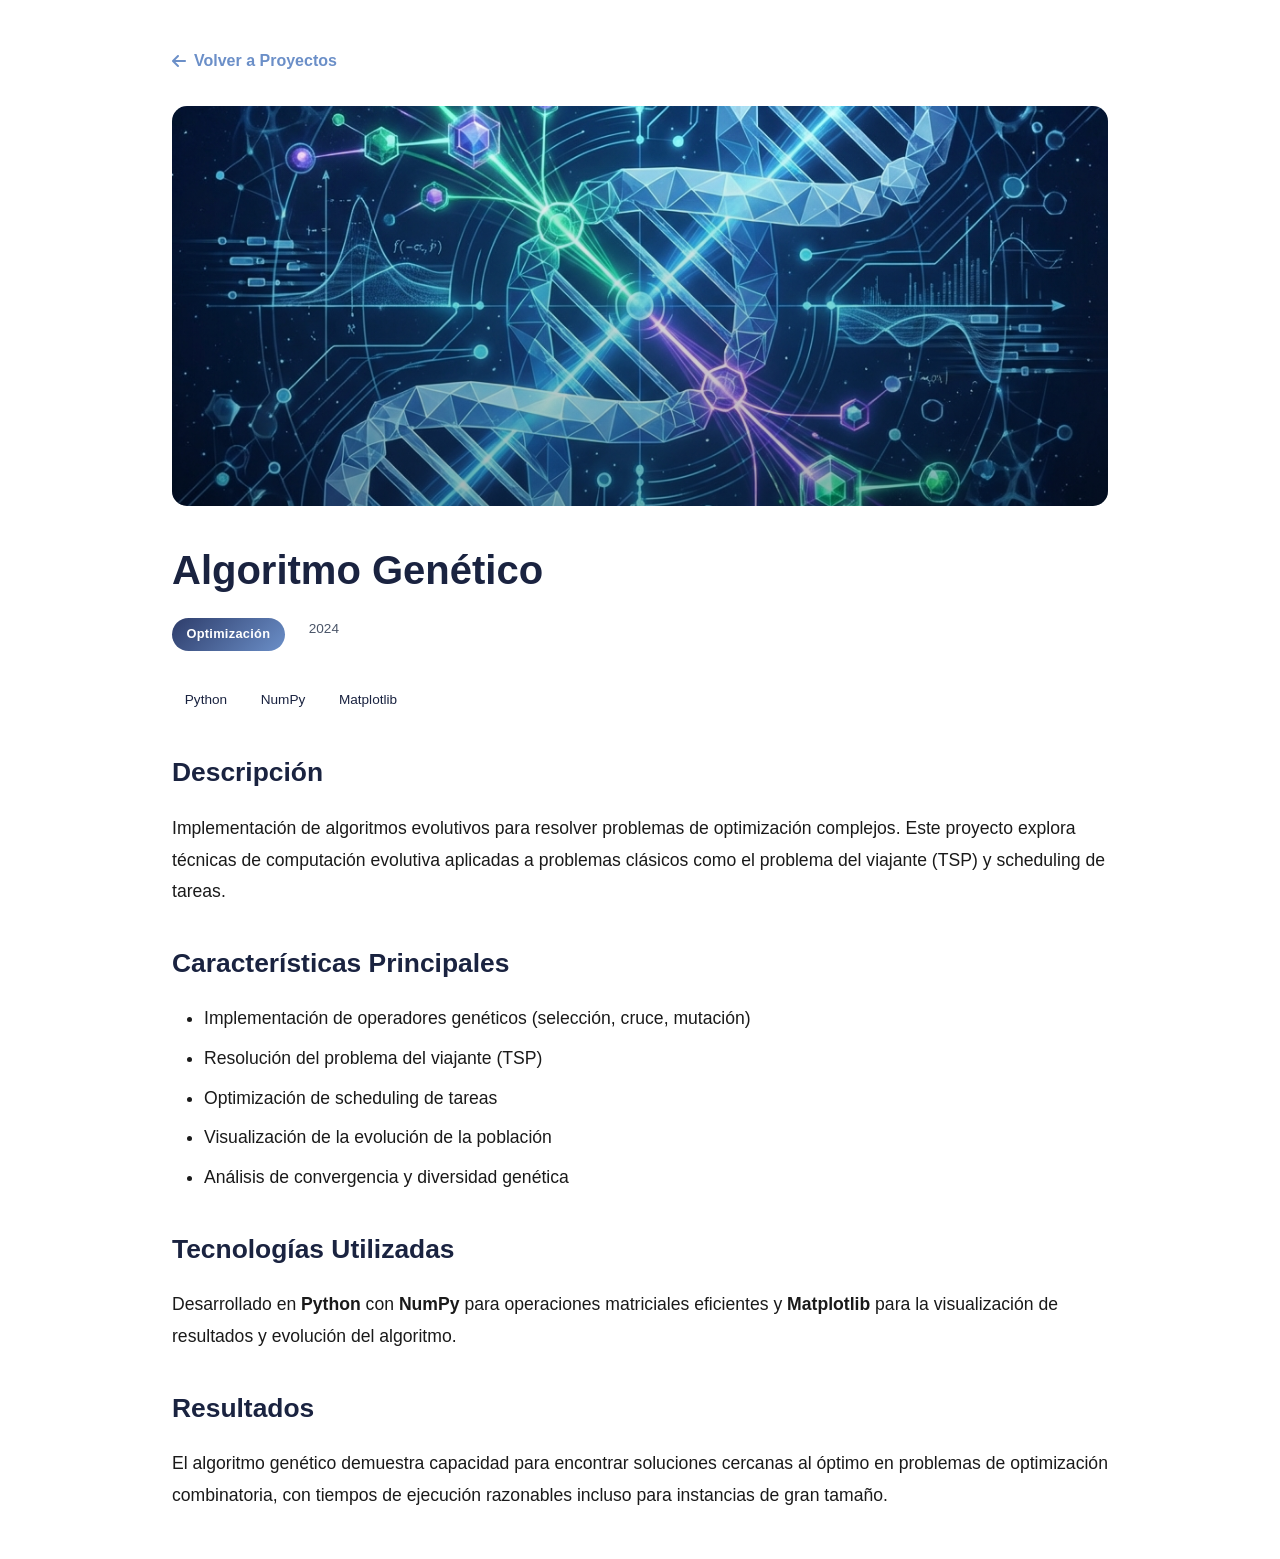
<file: projects/project-genetic-algorithm.html>
<!DOCTYPE html>
<html lang="es">

<head>
    <meta charset="UTF-8">
    <meta name="viewport" content="width=device-width, initial-scale=1.0">
    <meta name="description" content="Algoritmo Genético - Proyecto de Rubén González Velasco">
    <title>Algoritmo Genético - Rubén González Velasco</title>

    <link rel="stylesheet" href="https://cdnjs.cloudflare.com/ajax/libs/font-awesome/6.4.0/css/all.min.css">
    <link rel="stylesheet" href="../style.css">

    <style>
        .project-detail {
            max-width: 1000px;
            margin: 0 auto;
            padding: 3rem 2rem;
        }

        .back-button {
            display: inline-flex;
            align-items: center;
            gap: 0.5rem;
            color: var(--accent);
            text-decoration: none;
            font-weight: 600;
            margin-bottom: 2rem;
            transition: all 0.3s ease;
        }

        .back-button:hover {
            gap: 0.8rem;
            color: var(--accent-hover);
        }

        .project-hero {
            width: 100%;
            height: 400px;
            background-size: cover;
            background-position: center;
            border-radius: 15px;
            margin-bottom: 2rem;
            position: relative;
            overflow: hidden;
        }

        .project-hero::before {
            content: '';
            position: absolute;
            inset: 0;
            background: linear-gradient(to bottom, transparent, rgba(0, 0, 0, 0.3));
        }

        .project-detail h1 {
            color: var(--primary);
            font-size: 2.5rem;
            margin-bottom: 1rem;
        }

        .project-info {
            display: flex;
            gap: 1.5rem;
            margin-bottom: 2rem;
            flex-wrap: wrap;
        }

        .project-detail-content {
            line-height: 1.8;
            font-size: 1.1rem;
        }

        .project-detail-content h2 {
            color: var(--primary);
            margin-top: 2rem;
            margin-bottom: 1rem;
        }

        .project-detail-content ul {
            margin-left: 2rem;
            margin-bottom: 1.5rem;
        }

        .project-detail-content li {
            margin-bottom: 0.5rem;
        }
    </style>
</head>

<body>
    <main class="main-content" style="margin-left: 0; width: 100%;">
        <div class="project-detail">
            <a href="../ml-projects.html" class="back-button">
                <i class="fas fa-arrow-left"></i> Volver a Proyectos
            </a>

            <div class="project-hero" style="background-image: url('../images/projects/genetic_algorithm.png');"></div>

            <h1>Algoritmo Genético</h1>

            <div class="project-info">
                <span class="project-category">Optimización</span>
                <span class="project-year">2024</span>
            </div>

            <div class="tech-badges" style="margin-bottom: 2rem;">
                <span class="badge">Python</span>
                <span class="badge">NumPy</span>
                <span class="badge">Matplotlib</span>
            </div>

            <div class="project-detail-content">
                <h2>Descripción</h2>
                <p>
                    Implementación de algoritmos evolutivos para resolver problemas de optimización complejos. Este
                    proyecto
                    explora técnicas de computación evolutiva aplicadas a problemas clásicos como el problema del
                    viajante (TSP)
                    y scheduling de tareas.
                </p>

                <h2>Características Principales</h2>
                <ul>
                    <li>Implementación de operadores genéticos (selección, cruce, mutación)</li>
                    <li>Resolución del problema del viajante (TSP)</li>
                    <li>Optimización de scheduling de tareas</li>
                    <li>Visualización de la evolución de la población</li>
                    <li>Análisis de convergencia y diversidad genética</li>
                </ul>

                <h2>Tecnologías Utilizadas</h2>
                <p>
                    Desarrollado en <strong>Python</strong> con <strong>NumPy</strong> para operaciones matriciales
                    eficientes
                    y <strong>Matplotlib</strong> para la visualización de resultados y evolución del algoritmo.
                </p>

                <h2>Resultados</h2>
                <p>
                    El algoritmo genético demuestra capacidad para encontrar soluciones cercanas al óptimo en problemas
                    de optimización combinatoria, con tiempos de ejecución razonables incluso para instancias de gran
                    tamaño.
                </p>
            </div>
        </div>
    </main>
</body>

</html>
</file>
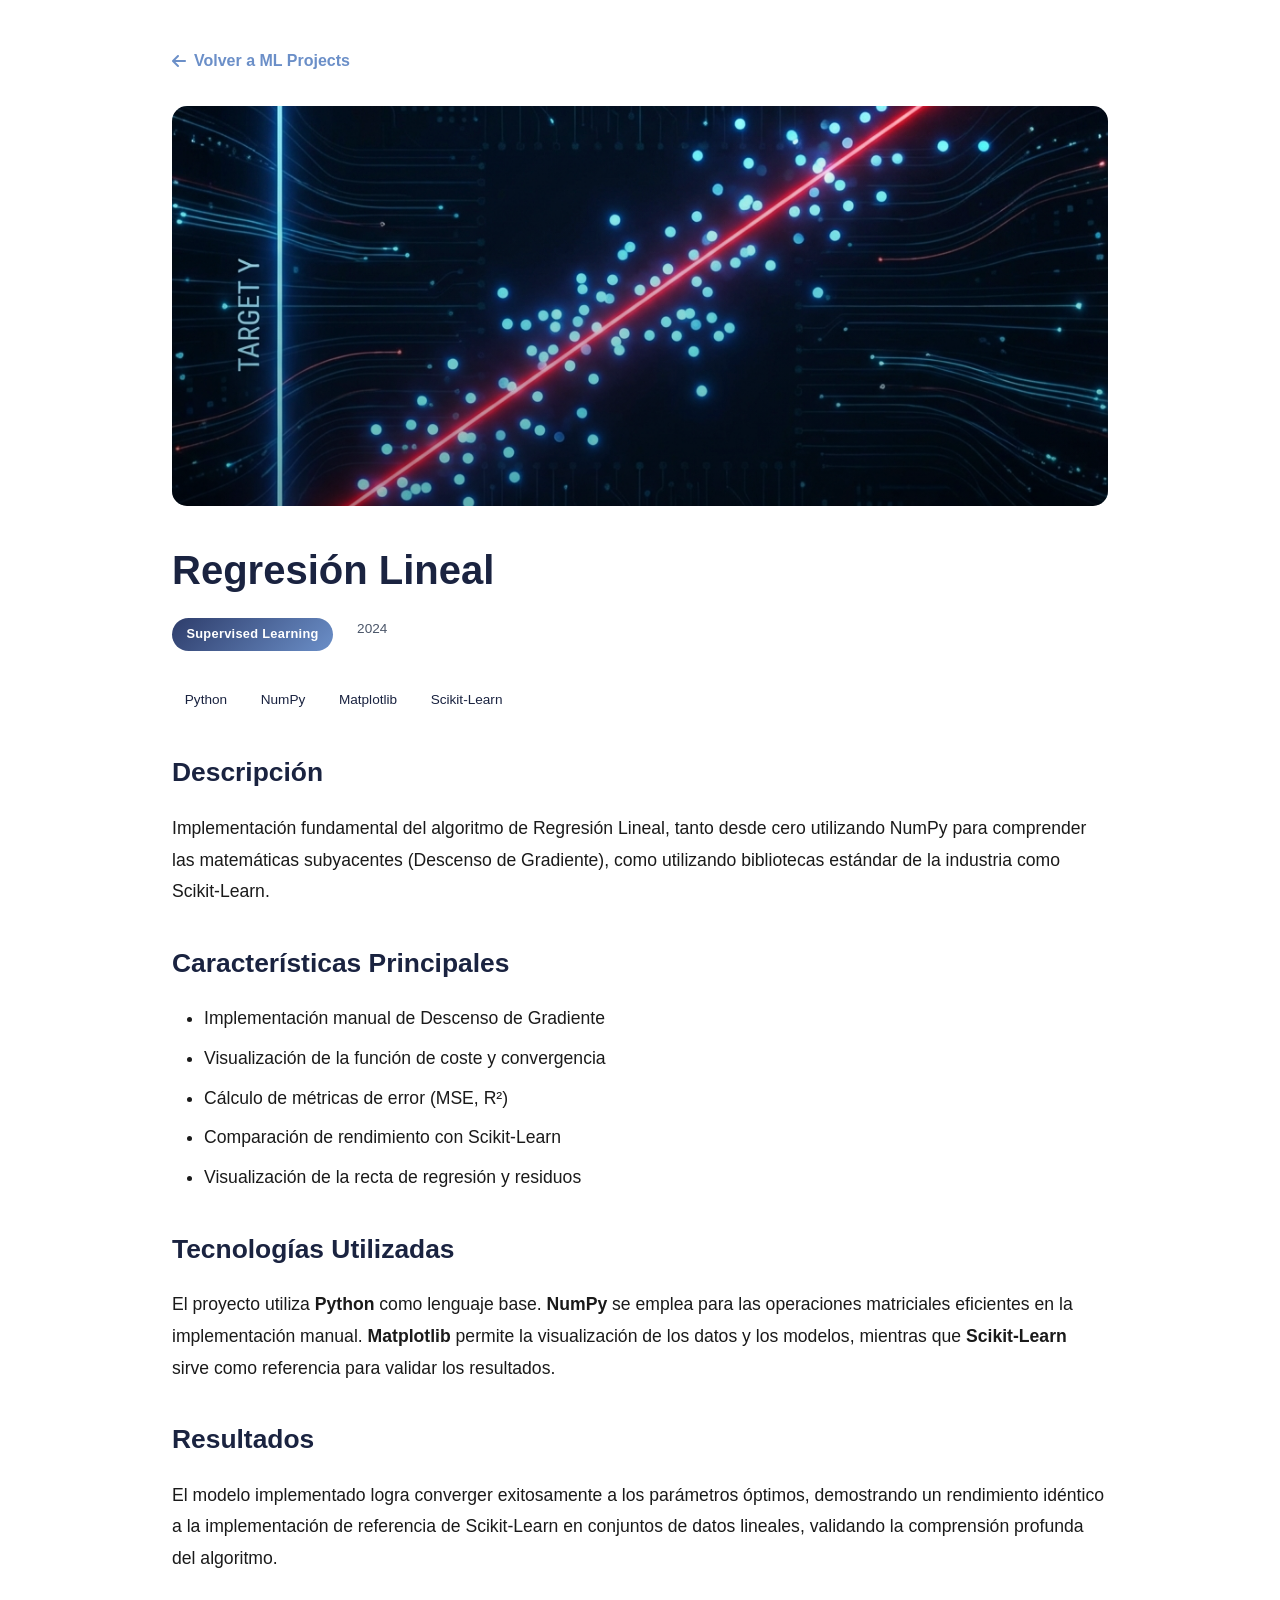
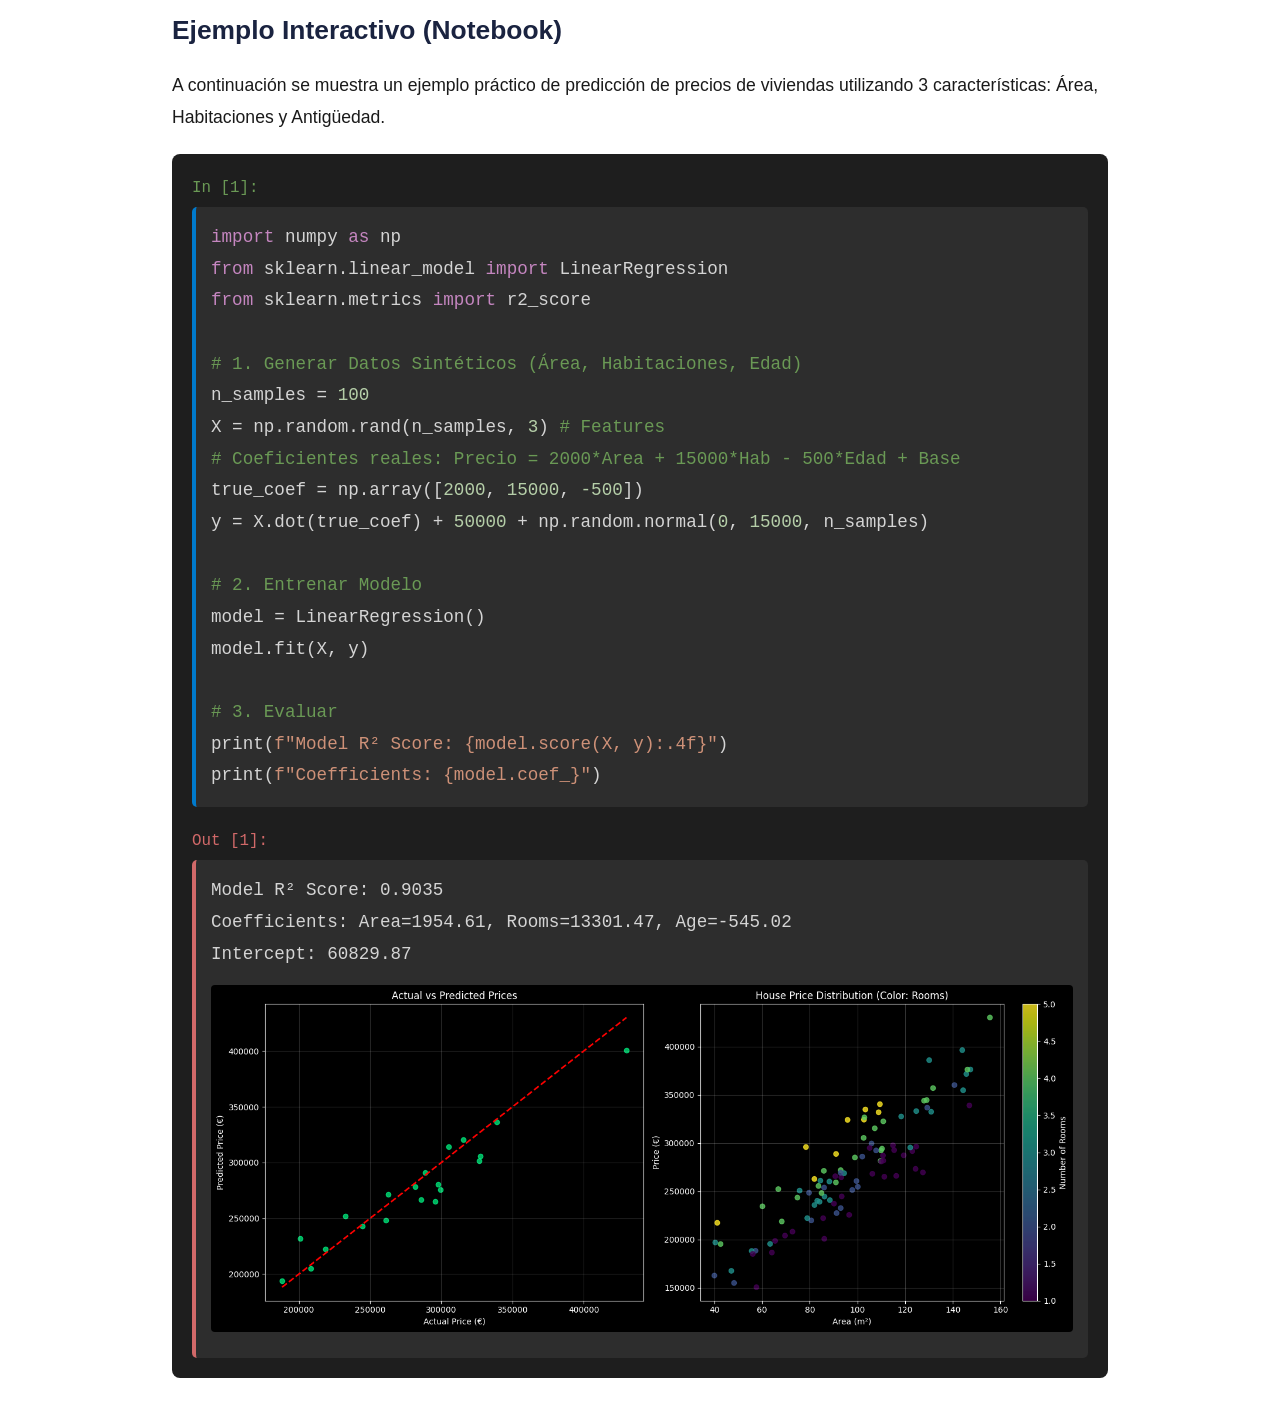
<file: projects/project-linear-regression.html>
<!DOCTYPE html>
<html lang="es">

<head>
    <meta charset="UTF-8">
    <meta name="viewport" content="width=device-width, initial-scale=1.0">
    <meta name="description" content="Regresión Lineal - Proyecto de Rubén González Velasco">
    <title>Regresión Lineal - Rubén González Velasco</title>

    <!-- Font Awesome -->
    <link rel="stylesheet" href="https://cdnjs.cloudflare.com/ajax/libs/font-awesome/6.4.0/css/all.min.css">
    <link rel="stylesheet" href="../style.css">

    <style>
        .project-detail {
            max-width: 1000px;
            margin: 0 auto;
            padding: 3rem 2rem;
        }

        .back-button {
            display: inline-flex;
            align-items: center;
            gap: 0.5rem;
            color: var(--accent);
            text-decoration: none;
            font-weight: 600;
            margin-bottom: 2rem;
            transition: all 0.3s ease;
        }

        .back-button:hover {
            gap: 0.8rem;
            color: var(--accent-hover);
        }

        .project-hero {
            width: 100%;
            height: 400px;
            background-size: cover;
            background-position: center;
            border-radius: 15px;
            margin-bottom: 2rem;
            position: relative;
            overflow: hidden;
        }

        .project-hero::before {
            content: '';
            position: absolute;
            inset: 0;
            background: linear-gradient(to bottom, transparent, rgba(0, 0, 0, 0.3));
        }

        .project-detail h1 {
            color: var(--primary);
            font-size: 2.5rem;
            margin-bottom: 1rem;
        }

        .project-info {
            display: flex;
            gap: 1.5rem;
            margin-bottom: 2rem;
            flex-wrap: wrap;
        }

        .project-detail-content {
            line-height: 1.8;
            font-size: 1.1rem;
        }

        .project-detail-content h2 {
            color: var(--primary);
            margin-top: 2rem;
            margin-bottom: 1rem;
        }

        .project-detail-content ul {
            margin-left: 2rem;
            margin-bottom: 1.5rem;
        }

        .project-detail-content li {
            margin-bottom: 0.5rem;
        }
    </style>
</head>

<body>
    <main class="main-content" style="margin-left: 0; width: 100%;">
        <div class="project-detail">
            <a href="../ml-projects.html" class="back-button">
                <i class="fas fa-arrow-left"></i> Volver a ML Projects
            </a>

            <div class="project-hero" style="background-image: url('../images/projects/linear_regression.png');"></div>

            <h1>Regresión Lineal</h1>

            <div class="project-info">
                <span class="project-category">Supervised Learning</span>
                <span class="project-year">2024</span>
            </div>

            <div class="tech-badges" style="margin-bottom: 2rem;">
                <span class="badge">Python</span>
                <span class="badge">NumPy</span>
                <span class="badge">Matplotlib</span>
                <span class="badge">Scikit-Learn</span>
            </div>

            <div class="project-detail-content">
                <h2>Descripción</h2>
                <p>
                    Implementación fundamental del algoritmo de Regresión Lineal, tanto desde cero utilizando NumPy para
                    comprender las matemáticas subyacentes (Descenso de Gradiente), como utilizando bibliotecas estándar
                    de la industria como Scikit-Learn.
                </p>

                <h2>Características Principales</h2>
                <ul>
                    <li>Implementación manual de Descenso de Gradiente</li>
                    <li>Visualización de la función de coste y convergencia</li>
                    <li>Cálculo de métricas de error (MSE, R²)</li>
                    <li>Comparación de rendimiento con Scikit-Learn</li>
                    <li>Visualización de la recta de regresión y residuos</li>
                </ul>

                <h2>Tecnologías Utilizadas</h2>
                <p>
                    El proyecto utiliza <strong>Python</strong> como lenguaje base. <strong>NumPy</strong> se emplea
                    para las operaciones matriciales eficientes en la implementación manual. <strong>Matplotlib</strong>
                    permite la visualización de los datos y los modelos, mientras que <strong>Scikit-Learn</strong>
                    sirve como referencia para validar los resultados.
                </p>

                <h2>Resultados</h2>
                <p>
                    El modelo implementado logra converger exitosamente a los parámetros óptimos, demostrando un
                    rendimiento idéntico a la implementación de referencia de Scikit-Learn en conjuntos de datos
                    lineales, validando la comprensión profunda del algoritmo.
                </p>

                <h2>Ejemplo Interactivo (Notebook)</h2>
                <p>A continuación se muestra un ejemplo práctico de predicción de precios de viviendas utilizando 3
                    características: Área, Habitaciones y Antigüedad.</p>

                <div class="notebook-container"
                    style="background: #1e1e1e; border-radius: 8px; padding: 20px; margin-top: 20px; font-family: 'Consolas', 'Monaco', monospace;">
                    <!-- Input Cell -->
                    <div class="notebook-cell input-cell" style="margin-bottom: 20px;">
                        <div class="cell-label" style="color: #6a9955; margin-bottom: 5px; font-size: 0.9em;">In [1]:
                        </div>
                        <div class="code-block"
                            style="background: #2d2d2d; padding: 15px; border-radius: 5px; border-left: 4px solid #007acc; color: #d4d4d4; overflow-x: auto;">
                            <pre style="margin: 0;"><code><span style="color: #c586c0;">import</span> numpy <span style="color: #c586c0;">as</span> np
<span style="color: #c586c0;">from</span> sklearn.linear_model <span style="color: #c586c0;">import</span> LinearRegression
<span style="color: #c586c0;">from</span> sklearn.metrics <span style="color: #c586c0;">import</span> r2_score

<span style="color: #6a9955;"># 1. Generar Datos Sintéticos (Área, Habitaciones, Edad)</span>
n_samples = <span style="color: #b5cea8;">100</span>
X = np.random.rand(n_samples, <span style="color: #b5cea8;">3</span>) <span style="color: #6a9955;"># Features</span>
<span style="color: #6a9955;"># Coeficientes reales: Precio = 2000*Area + 15000*Hab - 500*Edad + Base</span>
true_coef = np.array([<span style="color: #b5cea8;">2000</span>, <span style="color: #b5cea8;">15000</span>, <span style="color: #b5cea8;">-500</span>])
y = X.dot(true_coef) + <span style="color: #b5cea8;">50000</span> + np.random.normal(<span style="color: #b5cea8;">0</span>, <span style="color: #b5cea8;">15000</span>, n_samples)

<span style="color: #6a9955;"># 2. Entrenar Modelo</span>
model = LinearRegression()
model.fit(X, y)

<span style="color: #6a9955;"># 3. Evaluar</span>
print(<span style="color: #ce9178;">f"Model R² Score: {model.score(X, y):.4f}"</span>)
print(<span style="color: #ce9178;">f"Coefficients: {model.coef_}"</span>)</code></pre>
                        </div>
                    </div>

                    <!-- Output Cell -->
                    <div class="notebook-cell output-cell">
                        <div class="cell-label" style="color: #d16969; margin-bottom: 5px; font-size: 0.9em;">Out [1]:
                        </div>
                        <div class="output-block"
                            style="background: #2d2d2d; padding: 15px; border-radius: 5px; border-left: 4px solid #d16969; color: #d4d4d4;">
                            <pre style="margin: 0; margin-bottom: 10px;">Model R² Score: 0.9035
Coefficients: Area=1954.61, Rooms=13301.47, Age=-545.02
Intercept: 60829.87</pre>
                            <div class="output-image" style="margin-top: 15px;">
                                <img src="../images/projects/linear_regression_demo.png" alt="Linear Regression Results"
                                    style="max-width: 100%; border-radius: 4px;">
                            </div>
                        </div>
                    </div>
                </div>
            </div>
        </div>
    </main>
</body>

</html>
</file>
<file: style.css>
* {
    margin: 0;
    padding: 0;
    box-sizing: border-box;
}

:root {
    --primary-dark: #0A0E1A;
    --primary: #1A2340;
    --primary-light: #2E3D6B;
    --accent: #6B8FC8;
    --accent-light: #8BA8E0;
    --accent-hover: #5A7FB8;
    --background: #FFFFFF;
    --surface: #F0F4F8;
    --text-primary: #1A1A1A;
    --text-secondary: #4A5568;
    --border: #D1D9E6;
}

body {
    font-family: 'Segoe UI', Tahoma, Geneva, Verdana, sans-serif;
    color: var(--text-primary);
    line-height: 1.6;
    background-color: var(--background);
    width: 100%;
    overflow-x: hidden;
}

/* Navegación Lateral */
.sidebar {
    position: fixed;
    left: 0;
    top: 0;
    width: 280px;
    height: 100vh;
    background: linear-gradient(180deg, var(--primary-dark) 0%, var(--primary) 100%);
    color: white;
    padding: 2rem 0;
    overflow-y: auto;
    z-index: 1000;
    transition: transform 0.3s ease;
}

.sidebar-header {
    text-align: center;
    padding: 0 1.5rem 2rem;
    border-bottom: 1px solid rgba(255, 255, 255, 0.1);
}

.profile-img {
    width: 130px;
    height: 130px;
    border-radius: 50%;
    border: 4px solid rgba(255, 255, 255, 0.2);
    margin-bottom: 1rem;
    object-fit: cover;
    background: var(--primary-light);
}

.sidebar-header h2 {
    font-size: 1.3rem;
    margin-bottom: 0.3rem;
}

.sidebar-header p {
    font-size: 0.9rem;
    opacity: 0.8;
}

.sidebar-nav {
    padding: 2rem 0;
}

.nav-link {
    display: flex;
    align-items: center;
    padding: 0.8rem 1.5rem;
    color: rgba(255, 255, 255, 0.8);
    text-decoration: none;
    transition: all 0.3s ease;
    border-left: 3px solid transparent;
}

.nav-link i {
    margin-right: 0.8rem;
    width: 20px;
}

.nav-link:hover,
.nav-link.active {
    background: rgba(255, 255, 255, 0.1);
    color: white;
    border-left-color: var(--accent);
}

.cv-links {
    padding: 1rem;
    border-top: 1px solid rgba(255, 255, 255, 0.1);
    display: flex;
    justify-content: center;
    gap: 0.5rem;
    flex-wrap: wrap;
}

.cv-link {
    display: inline-flex;
    align-items: center;
    gap: 0.5rem;
    padding: 0.6rem 1.2rem;
    background: rgba(255, 255, 255, 0.1);
    color: white;
    text-decoration: none;
    border-radius: 5px;
    margin: 0;
    transition: background 0.3s ease;
    font-size: 0.9rem;
}

.cv-link:hover {
    background: var(--accent);
}

/* Menú Hamburguesa */
.mobile-header {
    display: none;
    position: fixed;
    top: 0;
    left: 0;
    right: 0;
    background: var(--primary-dark);
    padding: 1rem;
    z-index: 2000;
    align-items: center;
    justify-content: space-between;
    box-shadow: 0 2px 10px rgba(0, 0, 0, 0.3);
}

.mobile-header h2 {
    color: #ffffff;
    font-size: 1.2rem;
    margin: 0;
    text-shadow: 0 1px 2px rgba(0, 0, 0, 0.5);
}

.hamburger {
    background: none;
    border: none;
    color: white;
    font-size: 1.5rem;
    cursor: pointer;
}



/* Contenido Principal */
.main-content {
    margin-left: 280px;
    min-height: 100vh;
    width: calc(100% - 280px);
}

section {
    padding: 5rem 3rem;
    max-width: 1200px;
    margin: 0 auto;
    width: 100%;
    box-sizing: border-box;
}

/* Override section styles for full-width sections */
#inicio,
#contacto {
    max-width: none;
    width: 100%;
}

.section-title {
    font-size: 2.5rem;
    color: var(--primary);
    margin-bottom: 2rem;
    position: relative;
    display: inline-block;
}

.section-title::after {
    content: '';
    position: absolute;
    bottom: -10px;
    left: 0;
    width: 60px;
    height: 4px;
    background: var(--accent);
}

/* Hero Section */
#inicio {
    color: white;
    min-height: 100vh;
    height: 100vh;
    display: flex;
    flex-direction: column;
    justify-content: center;
    position: relative;
    overflow: hidden;
    padding: 0;
    max-width: none;
    width: 100%;
    margin: 0;
}

.background-video {
    position: absolute;
    top: 0;
    left: 0;
    width: 100%;
    height: 100%;
    min-width: 100%;
    min-height: 100%;
    object-fit: cover;
    z-index: 0;
}

#inicio::before {
    content: '';
    position: absolute;
    top: 0;
    left: 0;
    right: 0;
    bottom: 0;
    background: rgba(0, 0, 0, 0.3);
    z-index: 1;
}

.hero-content {
    position: relative;
    z-index: 2;
    padding: 5rem 3rem;
    max-width: 1200px;
    margin: 0 auto;
    width: 100%;
}

.hero-content h1 {
    font-size: 3.5rem;
    margin-bottom: 1rem;
    animation: fadeInUp 1s ease;
}

.typing-text {
    font-size: 1.8rem;
    color: var(--accent);
    margin-bottom: 1.5rem;
    min-height: 2.5rem;
}

.hero-description {
    font-size: 1.2rem;
    margin-bottom: 2rem;
    opacity: 0.9;
    max-width: 600px;
}

.cta-buttons {
    display: flex;
    gap: 1rem;
    flex-wrap: wrap;
}

.btn {
    padding: 1rem 2rem;
    border-radius: 5px;
    text-decoration: none;
    font-weight: 600;
    transition: all 0.3s ease;
    display: inline-block;
}

.btn-primary {
    background: var(--accent);
    color: white;
}

.btn-primary:hover {
    background: var(--accent-hover);
    transform: translateY(-2px);
    box-shadow: 0 5px 15px rgba(74, 144, 226, 0.3);
}

.btn-outline {
    border: 2px solid white;
    color: white;
}

.btn-outline:hover {
    background: white;
    color: var(--primary);
}

.social-links {
    margin-top: 2rem;
    display: flex;
    gap: 1rem;
}

.social-link {
    width: 45px;
    height: 45px;
    border-radius: 50%;
    background: rgba(255, 255, 255, 0.1);
    display: flex;
    align-items: center;
    justify-content: center;
    color: white;
    text-decoration: none;
    transition: all 0.3s ease;
}

.social-link:hover {
    background: var(--accent);
    transform: translateY(-3px);
}

/* About Section */
.about-content {
    display: grid;
    grid-template-columns: 1fr 1fr;
    gap: 3rem;
    align-items: start;
}

.about-text {
    font-size: 1.1rem;
    line-height: 1.8;
}

.highlights {
    background: var(--surface);
    padding: 2rem;
    border-radius: 10px;
    border-left: 4px solid var(--accent);
}

.highlights h3 {
    color: var(--primary);
    margin-bottom: 1rem;
}

.highlights ul {
    list-style: none;
}

.highlights li {
    padding: 0.5rem 0;
    display: flex;
    align-items: center;
}

.highlights li i {
    color: var(--accent);
    margin-right: 0.8rem;
}

.languages {
    margin-top: 1.5rem;
}

.language-tag {
    display: inline-block;
    padding: 0.5rem 1rem;
    background: white;
    border: 1px solid var(--border);
    border-radius: 20px;
    margin: 0.3rem;
    font-size: 0.9rem;
    font-family: "Segoe UI Emoji", "Apple Color Emoji", "Noto Color Emoji", "Segoe UI Symbol", "Segoe UI", sans-serif;
}

/* Experience Section */
.experience-card {
    background: var(--surface);
    border: 1px solid var(--border);
    border-radius: 10px;
    padding: 2rem;
    display: flex;
    gap: 2rem;
    transition: all 0.3s ease;
    margin-bottom: 2rem;
}

.experience-card:hover {
    box-shadow: 0 5px 20px rgba(0, 0, 0, 0.1);
    transform: translateY(-5px);
}

.company-logo {
    width: 80px;
    height: 80px;
    object-fit: contain;
    flex-shrink: 0;
    background: white;
    display: flex;
    align-items: center;
    justify-content: center;
    border-radius: 10px;
}

.experience-details h3 {
    color: var(--primary);
    font-size: 1.5rem;
    margin-bottom: 0.5rem;
}

.company-name {
    color: var(--accent);
    font-weight: 600;
    font-size: 1.1rem;
}

.experience-meta {
    color: var(--text-secondary);
    margin: 0.5rem 0 1rem;
}

.experience-bullets {
    list-style: none;
    margin: 1rem 0;
}

.experience-bullets li {
    padding: 0.5rem 0;
    padding-left: 1.5rem;
    position: relative;
}

.experience-bullets li::before {
    content: '▸';
    position: absolute;
    left: 0;
    color: var(--accent);
}

.tech-badges {
    display: flex;
    flex-wrap: wrap;
    gap: 0.5rem;
    margin-top: 1rem;
}

.badge {
    padding: 0.4rem 0.8rem;
    background: white;
    border-radius: 5px;
    font-size: 0.85rem;
    color: var(--primary);
}

/* Projects Section */
#proyectos {
    background: white;
}

.projects-grid {
    display: grid;
    grid-template-columns: repeat(auto-fit, minmax(320px, 1fr));
    gap: 2.5rem;
}

/* Project Card Link Wrapper */
.project-card-link {
    text-decoration: none;
    color: inherit;
    display: block;
}

.project-card {
    background: white;
    border-radius: 15px;
    overflow: hidden;
    border: 1px solid var(--border);
    transition: all 0.4s cubic-bezier(0.4, 0, 0.2, 1);
    position: relative;
    box-shadow: 0 4px 6px rgba(0, 0, 0, 0.05);
}

.project-card:hover {
    transform: translateY(-12px);
    box-shadow: 0 20px 40px rgba(0, 0, 0, 0.15);
    border-color: var(--accent);
}

/* Featured Badge */
.featured-badge {
    position: absolute;
    top: 15px;
    right: 15px;
    background: linear-gradient(135deg, #FFD700, #FFA500);
    color: white;
    padding: 0.5rem 1rem;
    border-radius: 20px;
    font-size: 0.85rem;
    font-weight: 600;
    z-index: 10;
    display: flex;
    align-items: center;
    gap: 0.4rem;
    box-shadow: 0 4px 12px rgba(255, 165, 0, 0.4);
    animation: pulse 2s ease-in-out infinite;
}

.featured-badge i {
    font-size: 0.9rem;
}

@keyframes pulse {

    0%,
    100% {
        transform: scale(1);
        box-shadow: 0 4px 12px rgba(255, 165, 0, 0.4);
    }

    50% {
        transform: scale(1.05);
        box-shadow: 0 6px 20px rgba(255, 165, 0, 0.6);
    }
}

/* Project Image with Background */
.project-image {
    width: 100%;
    height: 280px;
    background-size: cover;
    background-position: center;
    background-repeat: no-repeat;
    position: relative;
    overflow: hidden;
}

.project-image::before {
    content: '';
    position: absolute;
    top: 0;
    left: 0;
    right: 0;
    bottom: 0;
    background: linear-gradient(135deg, rgba(26, 35, 64, 0.7), rgba(107, 143, 200, 0.5));
    opacity: 0.3;
    transition: opacity 0.4s ease;
}

.project-card:hover .project-image::before {
    opacity: 0.1;
}

/* Project Overlay */
.project-overlay {
    position: absolute;
    top: 0;
    left: 0;
    right: 0;
    bottom: 0;
    background: linear-gradient(to bottom, rgba(10, 14, 26, 0.85), rgba(26, 35, 64, 0.95));
    display: flex;
    align-items: center;
    justify-content: center;
    opacity: 0;
    transition: opacity 0.4s cubic-bezier(0.4, 0, 0.2, 1);
    padding: 2rem;
    backdrop-filter: blur(10px);
}

.project-card:hover .project-overlay {
    opacity: 1;
}

.project-overlay-content {
    text-align: center;
    color: white;
    transform: translateY(20px);
    transition: transform 0.4s cubic-bezier(0.4, 0, 0.2, 1);
}

.project-card:hover .project-overlay-content {
    transform: translateY(0);
}

.project-overlay-content h3 {
    font-size: 1.5rem;
    margin-bottom: 1rem;
    color: white;
}

.project-overlay-content .project-description {
    font-size: 0.95rem;
    line-height: 1.6;
    margin-bottom: 1.5rem;
    opacity: 0.95;
}

.project-overlay-content .project-links {
    display: flex;
    gap: 0.8rem;
    justify-content: center;
    flex-wrap: wrap;
}

/* Project Content */
.project-content {
    padding: 1.5rem;
    background: white;
}

.project-header {
    display: flex;
    justify-content: space-between;
    align-items: center;
    margin-bottom: 1rem;
}

.project-meta {
    display: flex;
    gap: 0.8rem;
    align-items: center;
}

.project-category {
    display: inline-block;
    padding: 0.4rem 0.9rem;
    background: linear-gradient(135deg, var(--primary-light), var(--accent));
    color: white;
    border-radius: 20px;
    font-size: 0.8rem;
    font-weight: 600;
    letter-spacing: 0.3px;
}

.project-year {
    font-size: 0.85rem;
    color: var(--text-secondary);
    font-weight: 500;
}

.project-status {
    padding: 0.4rem 0.9rem;
    border-radius: 20px;
    font-size: 0.8rem;
    font-weight: 600;
    letter-spacing: 0.3px;
}

.project-status.published {
    background: rgba(34, 197, 94, 0.1);
    color: #16a34a;
    border: 1px solid rgba(34, 197, 94, 0.3);
}

.project-status.in-progress {
    background: rgba(59, 130, 246, 0.1);
    color: #2563eb;
    border: 1px solid rgba(59, 130, 246, 0.3);
}

.project-content h3 {
    color: var(--primary);
    margin-bottom: 1rem;
    font-size: 1.3rem;
    transition: color 0.3s ease;
}

.project-card:hover .project-content h3 {
    color: var(--accent);
}

.project-content .project-description {
    color: var(--text-secondary);
    margin-bottom: 1rem;
    line-height: 1.7;
}

.project-content .tech-badges {
    display: flex;
    flex-wrap: wrap;
    gap: 0.5rem;
    margin-top: 1rem;
}

/* Project Links */
.project-links {
    display: flex;
    gap: 0.8rem;
    margin-top: 1rem;
}

.project-link {
    padding: 0.7rem 1.4rem;
    background: var(--accent);
    color: white;
    text-decoration: none;
    border-radius: 8px;
    font-size: 0.9rem;
    font-weight: 600;
    transition: all 0.3s ease;
    display: inline-flex;
    align-items: center;
    gap: 0.5rem;
    box-shadow: 0 2px 8px rgba(107, 143, 200, 0.3);
}

.project-link:hover {
    background: var(--accent-hover);
    transform: translateY(-2px);
    box-shadow: 0 4px 12px rgba(107, 143, 200, 0.4);
}

.project-link.secondary {
    background: white;
    color: var(--primary);
    border: 2px solid var(--accent);
    box-shadow: none;
}

.project-link.secondary:hover {
    background: var(--surface);
    border-color: var(--accent-hover);
}

/* Skills Section */
.skills-grid {
    display: grid;
    grid-template-columns: repeat(2, 1fr);
    gap: 2rem;
}

.skill-category {
    background: var(--surface);
    padding: 2rem;
    border-radius: 10px;
    border: 1px solid var(--border);
}

.skill-category h3 {
    color: var(--primary);
    margin-bottom: 1.5rem;
    display: flex;
    align-items: center;
    gap: 0.5rem;
}

.skill-category h3 i {
    color: var(--accent);
}

.skills-list {
    display: flex;
    flex-wrap: wrap;
    gap: 0.8rem;
}

.skill-tag {
    padding: 0.6rem 1.2rem;
    background: white;
    border-radius: 5px;
    font-size: 0.9rem;
    border: 1px solid var(--border);
    transition: all 0.3s ease;
}

.skill-tag:hover {
    background: var(--accent);
    color: white;
    border-color: var(--accent);
    transform: translateY(-2px);
}

/* Education Section */
#educacion {
    background: white;
}

.education-timeline {
    display: flex;
    flex-direction: column;
    gap: 2rem;
}

.education-card {
    background: var(--surface);
    border-radius: 10px;
    padding: 2rem;
    display: flex;
    gap: 2rem;
    border: 1px solid var(--border);
    transition: all 0.3s ease;
}

.education-card:hover {
    box-shadow: 0 5px 20px rgba(0, 0, 0, 0.1);
}

.university-logo {
    width: 80px;
    height: 80px;
    object-fit: contain;
    flex-shrink: 0;
    background: white;
    display: flex;
    align-items: center;
    justify-content: center;
    border-radius: 10px;
}

.education-details h3 {
    color: var(--primary);
    font-size: 1.3rem;
    margin-bottom: 0.5rem;
}

.education-meta {
    color: var(--text-secondary);
    margin-bottom: 1rem;
}

.gpa {
    display: inline-block;
    padding: 0.4rem 1rem;
    background: white;
    border-radius: 5px;
    font-weight: 600;
    color: var(--accent);
    margin-right: 1rem;
}

/* Contact Section */
#contacto {
    color: white;
    text-align: center;
    position: relative;
    overflow: hidden;
    padding: 5rem 3rem;
    max-width: none;
    width: 100%;
    margin: 0;
}

#contacto .background-video {
    position: absolute;
    top: 0;
    left: 0;
    width: 100%;
    height: 100%;
    min-width: 100%;
    min-height: 100%;
    object-fit: cover;
    z-index: 0;
}

#contacto::before {
    content: '';
    position: absolute;
    top: 0;
    left: 0;
    right: 0;
    bottom: 0;
    background: rgba(0, 0, 0, 0.3);
    z-index: 1;
}

#contacto .section-title {
    color: white;
    position: relative;
    z-index: 2;
}

#contacto .section-title::after {
    background: var(--accent);
    left: 50%;
    transform: translateX(-50%);
}

.contact-subtitle {
    font-size: 1.3rem;
    margin-bottom: 3rem;
    opacity: 0.9;
    position: relative;
    z-index: 2;
}

.contact-grid {
    display: grid;
    grid-template-columns: repeat(auto-fit, minmax(250px, 1fr));
    gap: 2rem;
    max-width: 900px;
    margin: 0 auto 3rem;
    position: relative;
    z-index: 2;
}

.contact-item {
    background: rgba(255, 255, 255, 0.1);
    padding: 2rem;
    border-radius: 10px;
    transition: all 0.3s ease;
}

.contact-item:hover {
    background: rgba(255, 255, 255, 0.15);
    transform: translateY(-5px);
}

.contact-item i {
    font-size: 2.5rem;
    color: var(--accent);
    margin-bottom: 1rem;
}

.contact-item h3 {
    font-size: 1.1rem;
    margin-bottom: 0.5rem;
}

.contact-item a {
    color: white;
    text-decoration: none;
    opacity: 0.9;
    word-break: break-all;
}

.contact-item a:hover {
    opacity: 1;
    text-decoration: underline;
}

.availability {
    font-size: 1.1rem;
    padding: 1.5rem;
    background: rgba(74, 144, 226, 0.2);
    border-radius: 10px;
    max-width: 600px;
    margin: 2rem auto 0;
    position: relative;
    z-index: 2;
}

/* Animations */
@keyframes fadeInUp {
    from {
        opacity: 0;
        transform: translateY(30px);
    }

    to {
        opacity: 1;
        transform: translateY(0);
    }
}

.fade-in {
    opacity: 0;
    animation: fadeInUp 1.2s ease forwards;
    animation-fill-mode: both;
}

/* Responsive */
@media (max-width: 1024px) {
    .sidebar {
        transform: translateX(-100%);
    }

    .sidebar.active {
        transform: translateX(0);
    }

    .mobile-header {
        display: flex;
    }

    .main-content {
        margin-left: 0;
        padding-top: 60px;
        width: 100%;
    }

    section {
        padding: 3rem 1.5rem;
    }

    .about-content,
    .skills-grid {
        grid-template-columns: 1fr;
    }

    .projects-grid {
        grid-template-columns: 1fr;
    }

    .hero-content h1 {
        font-size: 2.5rem;
    }

    .typing-text {
        font-size: 1.3rem;
    }

    .experience-card,
    .education-card {
        flex-direction: column;
        text-align: center;
    }

    .company-logo,
    .university-logo {
        margin: 0 auto;
    }

    /* Project cards responsive */
    .project-image {
        height: 220px;
    }

    .featured-badge {
        top: 10px;
        right: 10px;
        padding: 0.4rem 0.8rem;
        font-size: 0.75rem;
    }

    .project-overlay {
        padding: 1.5rem;
    }

    .project-overlay-content h3 {
        font-size: 1.3rem;
    }

    .project-overlay-content .project-description {
        font-size: 0.9rem;
    }
}

@media (max-width: 768px) {
    .section-title {
        font-size: 2rem;
    }

    .hero-content h1 {
        font-size: 2rem;
    }

    .typing-text {
        font-size: 1.1rem;
    }

    .cta-buttons {
        flex-direction: column;
    }

    .btn {
        width: 100%;
        text-align: center;
    }

    .contact-grid {
        grid-template-columns: 1fr;
    }

    /* Project cards mobile */
    .project-image {
        height: 200px;
    }

    .project-meta {
        flex-wrap: wrap;
    }

    .project-header {
        flex-direction: column;
        align-items: flex-start;
        gap: 0.8rem;
    }
}
</file>
<file: ml-projects.css>
:root {
    --primary-dark: #0A0E1A;
    --primary: #1A2340;
    --primary-light: #2E3D6B;
    --accent: #6B8FC8;
    --accent-light: #8BA8E0;
    --accent-hover: #5A7FB8;
    --background: #FFFFFF;
    --surface: #F0F4F8;
    --text-primary: #1A1A1A;
    --text-secondary: #4A5568;
    --border: #D1D9E6;

    /* Mapped variables for compatibility */
    --bg-color: var(--background);
    --text-color: var(--text-primary);
    --card-bg: var(--surface);
    --card-shadow: 0 4px 6px rgba(0, 0, 0, 0.1);
    --primary-color: var(--accent);
    --secondary-color: var(--text-secondary);
    --accent-color: var(--accent);
    --border-color: var(--border);
    --nav-bg: var(--background);
    --nav-border: var(--border);
    --footer-bg: var(--surface);
    --footer-text: var(--text-secondary);
}

.dark-mode {
    /* Dark Mode Variables */
    --bg-color: #121212;
    --text-color: #e0e0e0;
    --card-bg: #1e1e1e;
    --card-shadow: 0 4px 6px rgba(0, 0, 0, 0.3);
    --primary-color: #90caf9;
    --secondary-color: #b0bec5;
    --accent-color: #81c784;
    --border-color: #333333;
    --nav-bg: #1e1e1e;
    --nav-border: #333333;
    --footer-bg: #121212;
    --footer-text: #b0bec5;
}

* {
    box-sizing: border-box;
    margin: 0;
    padding: 0;
    transition: background-color 0.3s ease, color 0.3s ease, border-color 0.3s ease;
}

body {
    font-family: 'Segoe UI', Tahoma, Geneva, Verdana, sans-serif;
    background-color: var(--bg-color);
    color: var(--text-color);
    line-height: 1.6;
    display: flex;
    flex-direction: column;
    min-height: 100vh;
}

/* Navigation */
.navbar {
    background-color: var(--nav-bg);
    border-bottom: 1px solid var(--nav-border);
    padding: 1rem 0;
    position: sticky;
    top: 0;
    z-index: 1000;
}

.nav-container {
    max-width: 1200px;
    margin: 0 auto;
    padding: 0 2rem;
    display: flex;
    justify-content: space-between;
    align-items: center;
}

.nav-logo {
    font-size: 1.2rem;
    font-weight: 700;
    color: var(--text-color);
    text-decoration: none;
}

.nav-links {
    display: flex;
    gap: 1.5rem;
    align-items: center;
}

.nav-links a {
    color: var(--text-color);
    text-decoration: none;
    font-weight: 500;
}

.nav-links a:hover {
    color: var(--primary-color);
}

.theme-toggle {
    background: none;
    border: none;
    color: var(--text-color);
    cursor: pointer;
    font-size: 1.2rem;
    padding: 0.5rem;
    border-radius: 50%;
    transition: background-color 0.3s ease;
}

.theme-toggle:hover {
    background-color: rgba(128, 128, 128, 0.1);
}

/* Main Content */
.container {
    max-width: 1200px;
    margin: 0 auto;
    padding: 2rem;
    flex: 1;
}

.page-header {
    text-align: center;
    margin-bottom: 3rem;
}

.page-header h1 {
    font-size: 2.5rem;
    margin-bottom: 0.5rem;
}

.page-header p {
    color: var(--secondary-color);
    font-size: 1.1rem;
}

/* Categories & Grid */
.category-section {
    margin-bottom: 3rem;
}

.category-section h2 {
    font-size: 1.5rem;
    margin-bottom: 1.5rem;
    border-bottom: 2px solid var(--border-color);
    padding-bottom: 0.5rem;
    display: inline-block;
}

.projects-grid {
    display: grid;
    grid-template-columns: repeat(auto-fill, minmax(280px, 1fr));
    gap: 1.5rem;
}

/* Project Cards */
.project-card-link {
    text-decoration: none;
    color: inherit;
    display: block;
}

.project-card {
    background-color: var(--card-bg);
    border-radius: 8px;
    box-shadow: var(--card-shadow);
    padding: 1.5rem;
    display: flex;
    flex-direction: column;
    justify-content: space-between;
    min-height: 180px;
    position: relative;
    border: 1px solid var(--border-color);
}

.project-card h3 {
    margin-bottom: 0.5rem;
    font-size: 1.2rem;
}

.category-label {
    display: inline-block;
    font-size: 0.8rem;
    padding: 0.2rem 0.6rem;
    background-color: rgba(128, 128, 128, 0.1);
    border-radius: 12px;
    color: var(--secondary-color);
    margin-bottom: 1rem;
}

.status-badge {
    margin-top: auto;
    font-size: 0.9rem;
    font-weight: 600;
    display: flex;
    align-items: center;
    gap: 0.5rem;
}

/* Completed State */
.project-card.completed {
    cursor: pointer;
    border-left: 4px solid var(--accent-color);
}

.project-card.completed:hover {
    transform: translateY(-2px);
    box-shadow: 0 6px 12px rgba(0, 0, 0, 0.15);
}

.project-card.completed .status-badge {
    color: var(--accent-color);
}

/* Coming Soon State */
.project-card.coming-soon {
    opacity: 0.6;
    cursor: not-allowed;
    background-color: rgba(128, 128, 128, 0.05);
    border-left: 4px solid var(--secondary-color);
}

.project-card.coming-soon .status-badge {
    color: var(--secondary-color);
}

/* Progress Tracker */
.progress-tracker {
    position: fixed;
    bottom: 2rem;
    right: 2rem;
    background-color: var(--card-bg);
    padding: 1rem;
    border-radius: 8px;
    box-shadow: var(--card-shadow);
    z-index: 100;
    border: 1px solid var(--border-color);
    min-width: 200px;
}

.progress-content {
    display: flex;
    flex-direction: column;
    gap: 0.5rem;
}

.progress-label {
    font-weight: 600;
    font-size: 0.9rem;
}

#progress-count {
    font-size: 0.9rem;
    color: var(--secondary-color);
    align-self: flex-end;
}

.progress-bar-container {
    width: 100%;
    height: 8px;
    background-color: var(--border-color);
    border-radius: 4px;
    overflow: hidden;
}

.progress-bar {
    height: 100%;
    background-color: var(--accent-color);
    width: 0%;
    transition: width 0.5s ease;
}

/* Footer */
.footer {
    background-color: var(--footer-bg);
    padding: 2rem 0;
    margin-top: auto;
    border-top: 1px solid var(--border-color);
}

.footer-content {
    max-width: 1200px;
    margin: 0 auto;
    padding: 0 2rem;
    display: flex;
    justify-content: space-between;
    align-items: center;
    color: var(--footer-text);
}

.footer-content a {
    color: var(--footer-text);
    text-decoration: none;
    display: flex;
    align-items: center;
    gap: 0.5rem;
}

.footer-content a:hover {
    color: var(--primary-color);
}

/* Responsive */
@media (max-width: 768px) {
    .nav-container {
        flex-direction: column;
        gap: 1rem;
    }

    .page-header h1 {
        font-size: 2rem;
    }

    .progress-tracker {
        bottom: 1rem;
        right: 1rem;
        left: 1rem;
        width: auto;
    }

    .footer-content {
        flex-direction: column;
        gap: 1rem;
        text-align: center;
    }
}
</file>
